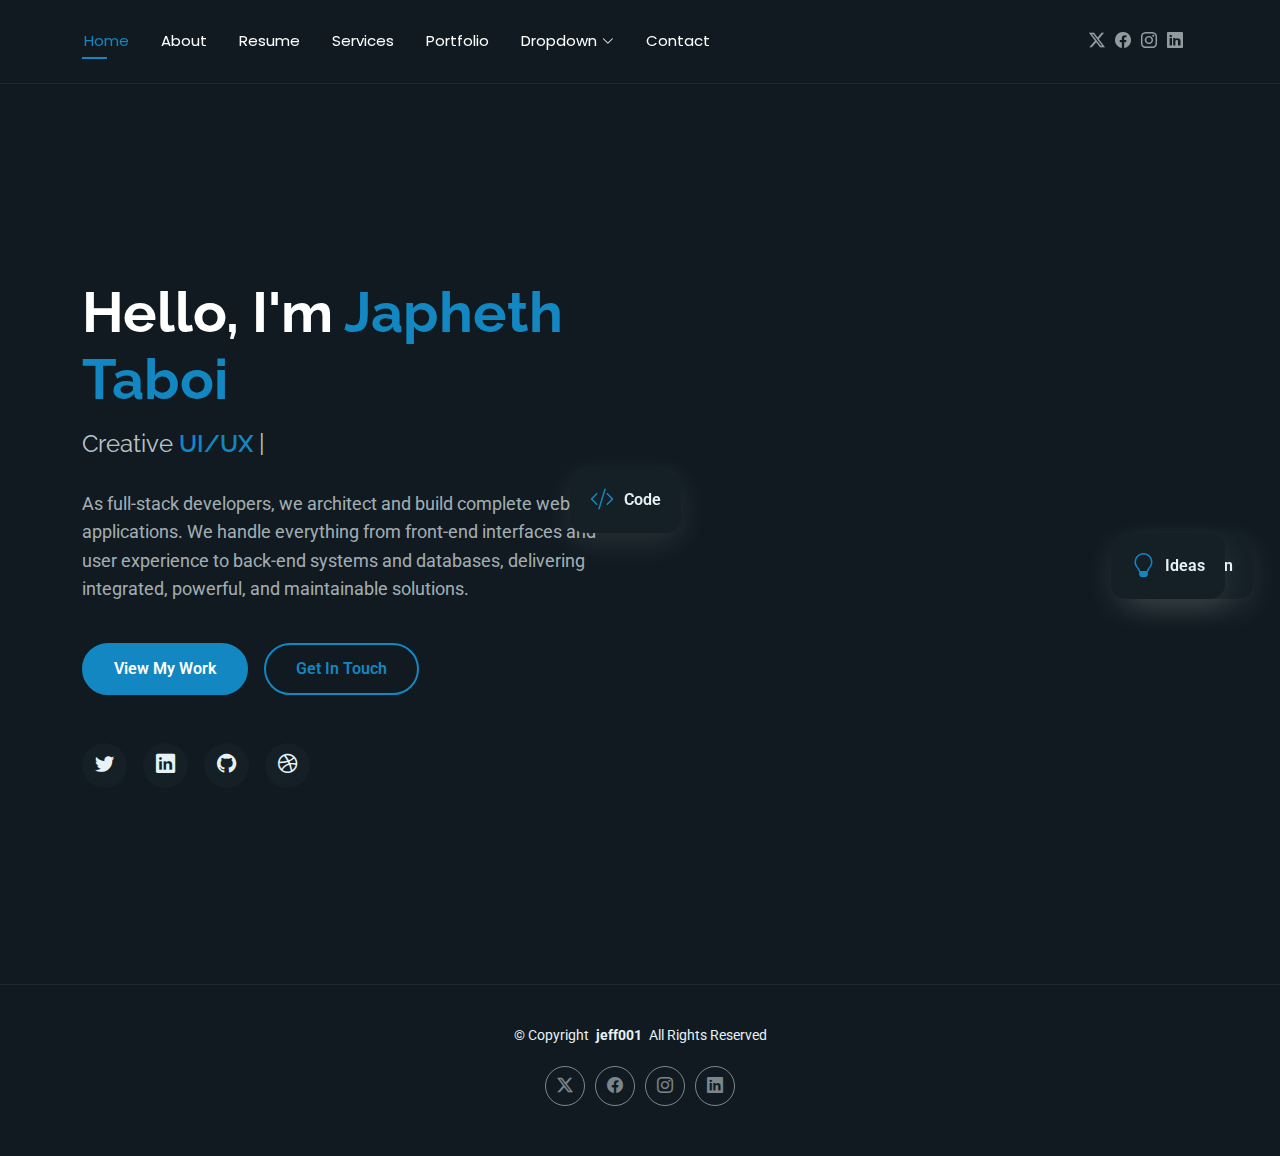
<file: FolioOne/index.html>
<!DOCTYPE html>
<html lang="en">

<head>
  <meta charset="utf-8">
  <meta content="width=device-width, initial-scale=1.0" name="viewport">
  <title>Index - FolioOne Bootstrap Template</title>
  <meta name="description" content="">
  <meta name="keywords" content="">

  <!-- Favicons -->
  <link href="assets/img/favicon.png" rel="icon">
  <link href="assets/img/apple-touch-icon.png" rel="apple-touch-icon">

  <!-- Fonts -->
  <link href="https://fonts.googleapis.com" rel="preconnect">
  <link href="https://fonts.gstatic.com" rel="preconnect" crossorigin>
  <link href="https://fonts.googleapis.com/css2?family=Roboto:ital,wght@0,100;0,300;0,400;0,500;0,700;0,900;1,100;1,300;1,400;1,500;1,700;1,900&family=Poppins:ital,wght@0,100;0,200;0,300;0,400;0,500;0,600;0,700;0,800;0,900;1,100;1,200;1,300;1,400;1,500;1,600;1,700;1,800;1,900&family=Raleway:ital,wght@0,100;0,200;0,300;0,400;0,500;0,600;0,700;0,800;0,900;1,100;1,200;1,300;1,400;1,500;1,600;1,700;1,800;1,900&display=swap" rel="stylesheet">

  <!-- Vendor CSS Files -->
  <link href="assets/vendor/bootstrap/css/bootstrap.min.css" rel="stylesheet">
  <link href="assets/vendor/bootstrap-icons/bootstrap-icons.css" rel="stylesheet">
  <link href="assets/vendor/aos/aos.css" rel="stylesheet">
  <link href="assets/vendor/swiper/swiper-bundle.min.css" rel="stylesheet">
  <link href="assets/vendor/glightbox/css/glightbox.min.css" rel="stylesheet">

  <!-- Main CSS File -->
  <link href="assets/css/main.css" rel="stylesheet">

</head>

<body class="index-page">

  <header id="header" class="header d-flex align-items-center light-background sticky-top">
    <div class="container position-relative d-flex align-items-center justify-content-between">

      <nav id="navmenu" class="navmenu">
        <ul>
          <li><a href="index.html" class="active">Home</a></li>
          <li><a href="about.html">About</a></li>
          <li><a href="resume.html">Resume</a></li>
          <li><a href="services.html">Services</a></li>
          <li><a href="portfolio.html">Portfolio</a></li>
          <li class="dropdown"><a href="#"><span>Dropdown</span> <i class="bi bi-chevron-down toggle-dropdown"></i></a>
            <ul>
              <li><a href="#">Dropdown 1</a></li>
              <li class="dropdown"><a href="#"><span>Deep Dropdown</span> <i class="bi bi-chevron-down toggle-dropdown"></i></a>
                <ul>
                  <li><a href="#">Deep Dropdown 1</a></li>
                  <li><a href="#">Deep Dropdown 2</a></li>
                  <li><a href="#">Deep Dropdown 3</a></li>
                  <li><a href="#">Deep Dropdown 4</a></li>
                  <li><a href="#">Deep Dropdown 5</a></li>
                </ul>
              </li>
              <li><a href="#">Dropdown 2</a></li>
              <li><a href="#">Dropdown 3</a></li>
              <li><a href="#">Dropdown 4</a></li>
            </ul>
          </li>
          <li><a href="contact.html">Contact</a></li>
        </ul>
        <i class="mobile-nav-toggle d-xl-none bi bi-list"></i>
      </nav>

      <div class="header-social-links">
        <a href="#" class="twitter"><i class="bi bi-twitter-x"></i></a>
        <a href="#" class="facebook"><i class="bi bi-facebook"></i></a>
        <a href="#" class="instagram"><i class="bi bi-instagram"></i></a>
        <a href="#" class="linkedin"><i class="bi bi-linkedin"></i></a>
      </div>

    </div>
  </header>

  <main class="main">

    <!-- Hero Section -->
    <section id="hero" class="hero section">

      <div class="container" data-aos="fade-up" data-aos-delay="100">

        <div class="row gy-4 align-items-center">
          <div class="col-lg-6 order-2 order-lg-1">
            <div class="hero-content">
              <h1 data-aos="fade-up" data-aos-delay="200">Hello, I'm <span class="highlight">Japheth Taboi</span></h1>
              <h2 data-aos="fade-up" data-aos-delay="300">Creative <span class="typed" data-typed-items="UI/UX Designer, Web Developer, Full-Stack developer"></span></h2>
              <p data-aos="fade-up" data-aos-delay="400">As full-stack developers, we architect and build complete web applications. We handle everything from front-end interfaces and user experience to back-end systems and databases, delivering integrated, powerful, and maintainable solutions.</p>
              <div class="hero-actions" data-aos="fade-up" data-aos-delay="500">
                <a href="portfolio.html" class="btn btn-primary">View My Work</a>
                <a href="contact.html" class="btn btn-outline">Get In Touch</a>
              </div>
              <div class="social-links" data-aos="fade-up" data-aos-delay="600">
                <a href="#"><i class="bi bi-twitter"></i></a>
                <a href="#"><i class="bi bi-linkedin"></i></a>
                <a href="#"><i class="bi bi-github"></i></a>
                <a href="#"><i class="bi bi-dribbble"></i></a>
              </div>
            </div>
          </div>
          <div class="col-lg-6 order-1 order-lg-2">
            <div class="hero-image" data-aos="zoom-in" data-aos-delay="300">
                <div class="floating-elements">
                  <div class="floating-card design" data-aos="fade-left" data-aos-delay="700">
                    <i class="bi bi-palette"></i>
                    <span>Design</span>
                  </div>
                  <div class="floating-card code" data-aos="fade-centre" data-aos-delay="450">
                    <i class="bi bi-code-slash"></i>
                    <span>Code</span>
                  </div>
                  <div class="floating-card creativity" data-aos="fade-up" data-aos-delay="650">
                    <i class="bi bi-lightbulb"></i>
                    <span>Ideas</span>
                  </div>
                </div>
              </div>
            </div>
          </div>
        </div>

      </div>

    </section><!-- /Hero Section -->

  </main>

  <footer id="footer" class="footer">

    <div class="container">
      <div class="copyright text-center ">
        <p>© <span>Copyright</span> <strong class="px-1 sitename">jeff001</strong> <span>All Rights Reserved<br></span></p>
      </div>
      <div class="social-links d-flex justify-content-center">
        <a href=""><i class="bi bi-twitter-x"></i></a>
        <a href=""><i class="bi bi-facebook"></i></a>
        <a href=""><i class="bi bi-instagram"></i></a>
        <a href=""><i class="bi bi-linkedin"></i></a>
      </div>
      <div class="credits">
        
      </div>
    </div>

  </footer>

  <!-- Scroll Top -->
  <a href="#" id="scroll-top" class="scroll-top d-flex align-items-center justify-content-center"><i class="bi bi-arrow-up-short"></i></a>

  <!-- Preloader -->
  <div id="preloader"></div>

  <!-- Vendor JS Files -->
  <script src="assets/vendor/bootstrap/js/bootstrap.bundle.min.js"></script>
  <script src="assets/vendor/php-email-form/validate.js"></script>
  <script src="assets/vendor/aos/aos.js"></script>
  <script src="assets/vendor/typed.js/typed.umd.js"></script>
  <script src="assets/vendor/waypoints/noframework.waypoints.js"></script>
  <script src="assets/vendor/purecounter/purecounter_vanilla.js"></script>
  <script src="assets/vendor/swiper/swiper-bundle.min.js"></script>
  <script src="assets/vendor/imagesloaded/imagesloaded.pkgd.min.js"></script>
  <script src="assets/vendor/isotope-layout/isotope.pkgd.min.js"></script>
  <script src="assets/vendor/glightbox/js/glightbox.min.js"></script>

  <!-- Main JS File -->
  <script src="assets/js/main.js"></script>

</body>

</html>
</file>
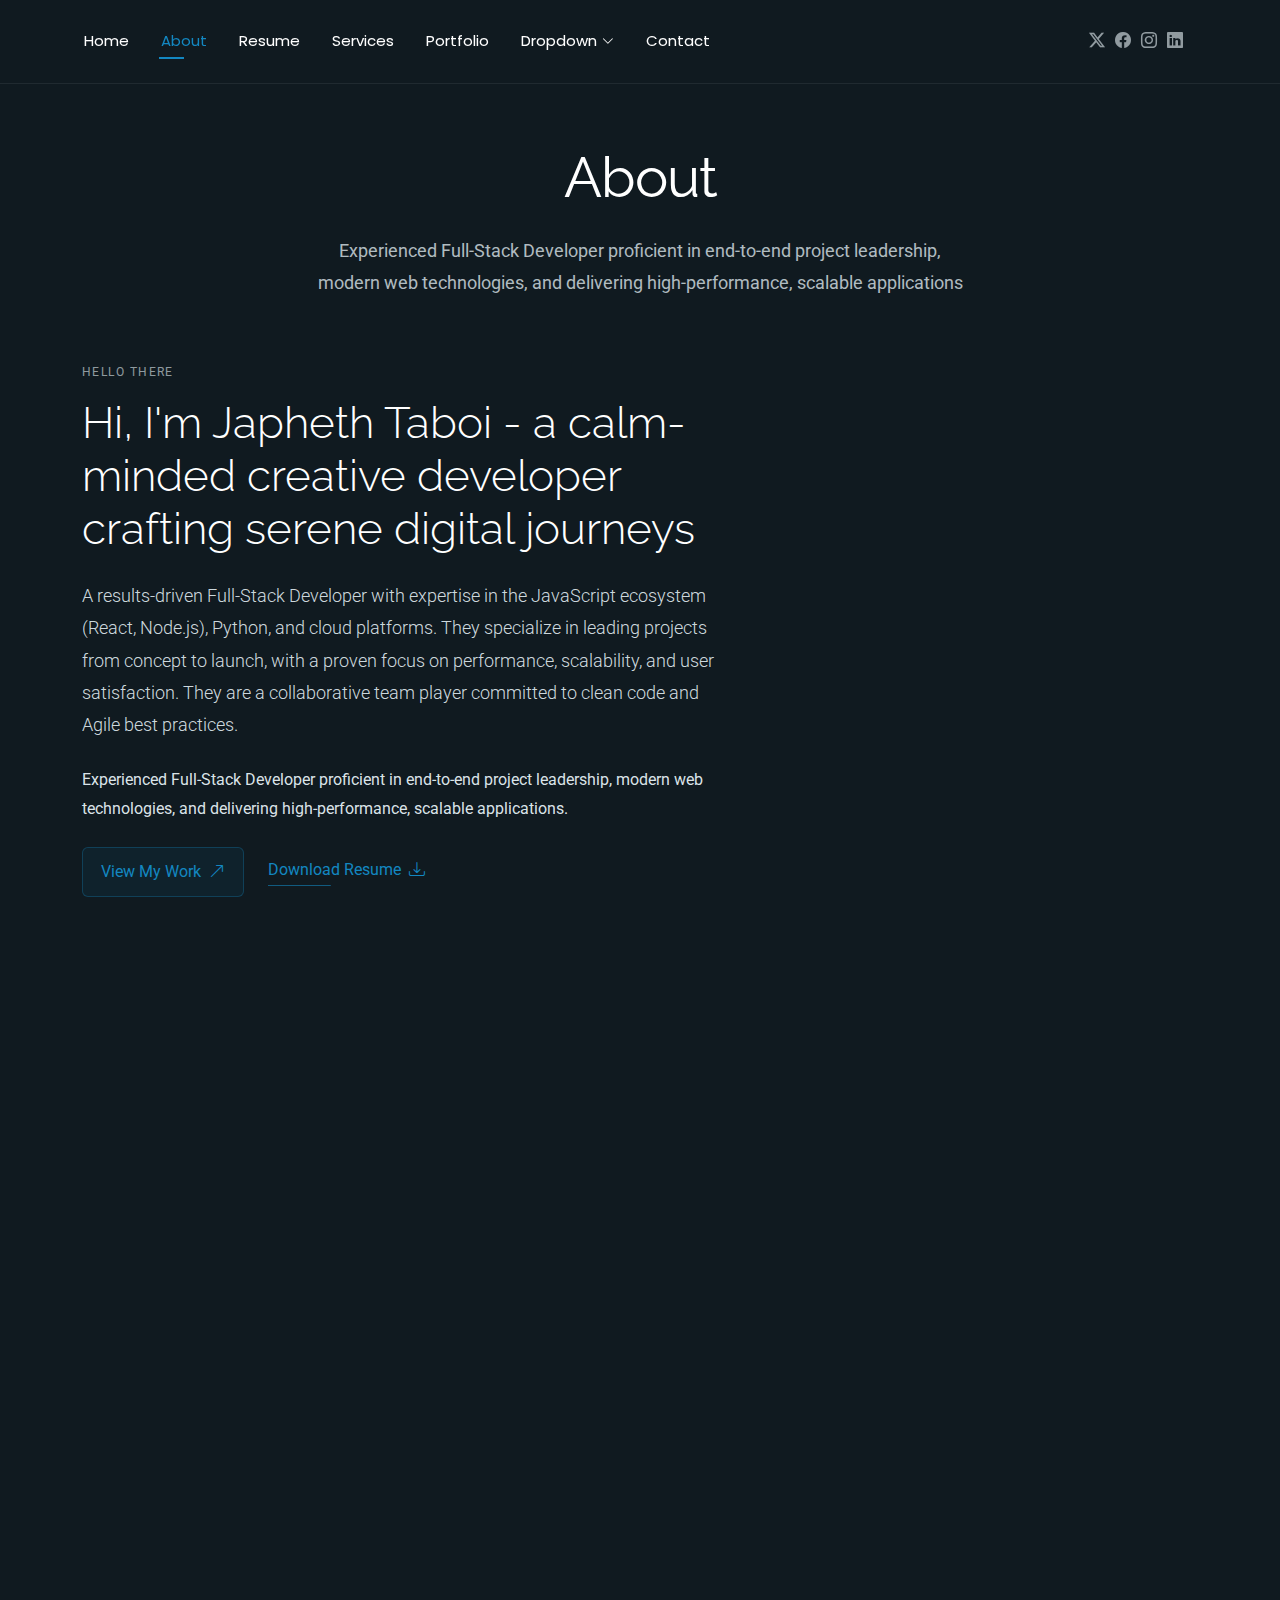
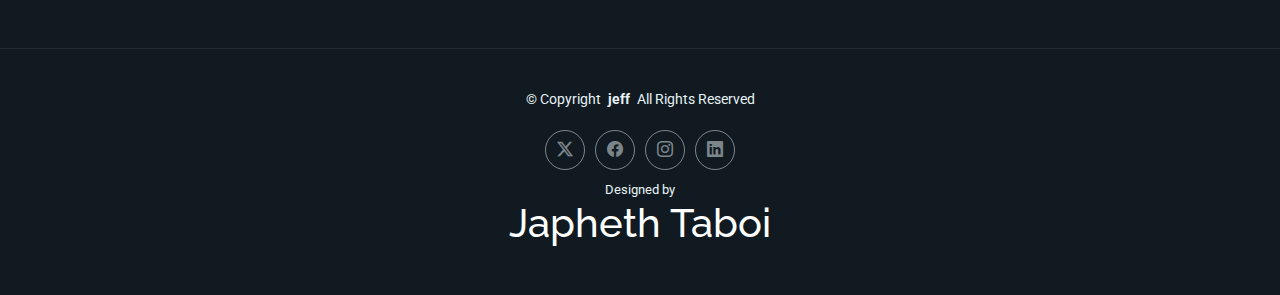
<file: FolioOne/about.html>
<!DOCTYPE html>
<html lang="en">

<head>
  <meta charset="utf-8">
  <meta content="width=device-width, initial-scale=1.0" name="viewport">
  <title>About - FolioOne Bootstrap Template</title>
  <meta name="description" content="">
  <meta name="keywords" content="">

  <!-- Favicons -->
  <link href="assets/img/favicon.png" rel="icon">
  <link href="assets/img/apple-touch-icon.png" rel="apple-touch-icon">

  <!-- Fonts -->
  <link href="https://fonts.googleapis.com" rel="preconnect">
  <link href="https://fonts.gstatic.com" rel="preconnect" crossorigin>
  <link href="https://fonts.googleapis.com/css2?family=Roboto:ital,wght@0,100;0,300;0,400;0,500;0,700;0,900;1,100;1,300;1,400;1,500;1,700;1,900&family=Poppins:ital,wght@0,100;0,200;0,300;0,400;0,500;0,600;0,700;0,800;0,900;1,100;1,200;1,300;1,400;1,500;1,600;1,700;1,800;1,900&family=Raleway:ital,wght@0,100;0,200;0,300;0,400;0,500;0,600;0,700;0,800;0,900;1,100;1,200;1,300;1,400;1,500;1,600;1,700;1,800;1,900&display=swap" rel="stylesheet">

  <!-- Vendor CSS Files -->
  <link href="assets/vendor/bootstrap/css/bootstrap.min.css" rel="stylesheet">
  <link href="assets/vendor/bootstrap-icons/bootstrap-icons.css" rel="stylesheet">
  <link href="assets/vendor/aos/aos.css" rel="stylesheet">
  <link href="assets/vendor/swiper/swiper-bundle.min.css" rel="stylesheet">
  <link href="assets/vendor/glightbox/css/glightbox.min.css" rel="stylesheet">

  <!-- Main CSS File -->
  <link href="assets/css/main.css" rel="stylesheet">

</head>

<body class="about-page">

  <header id="header" class="header d-flex align-items-center light-background sticky-top">
    <div class="container position-relative d-flex align-items-center justify-content-between">

           <nav id="navmenu" class="navmenu">
        <ul>
          <li><a href="index.html">Home</a></li>
          <li><a href="about.html" class="active">About</a></li>
          <li><a href="resume.html">Resume</a></li>
          <li><a href="services.html">Services</a></li>
          <li><a href="portfolio.html">Portfolio</a></li>
          <li class="dropdown"><a href="#"><span>Dropdown</span> <i class="bi bi-chevron-down toggle-dropdown"></i></a>
            <ul>
              <li><a href="#">Dropdown 1</a></li>
              <li class="dropdown"><a href="#"><span>Deep Dropdown</span> <i class="bi bi-chevron-down toggle-dropdown"></i></a>
                <ul>
                  <li><a href="#">Deep Dropdown 1</a></li>
                  <li><a href="#">Deep Dropdown 2</a></li>
                  <li><a href="#">Deep Dropdown 3</a></li>
                  <li><a href="#">Deep Dropdown 4</a></li>
                  <li><a href="#">Deep Dropdown 5</a></li>
                </ul>
              </li>
              <li><a href="#">Dropdown 2</a></li>
              <li><a href="#">Dropdown 3</a></li>
              <li><a href="#">Dropdown 4</a></li>
            </ul>
          </li>
          <li><a href="contact.html">Contact</a></li>
        </ul>
        <i class="mobile-nav-toggle d-xl-none bi bi-list"></i>
      </nav>

      <div class="header-social-links">
        <a href="#" class="twitter"><i class="bi bi-twitter-x"></i></a>
        <a href="#" class="facebook"><i class="bi bi-facebook"></i></a>
        <a href="#" class="instagram"><i class="bi bi-instagram"></i></a>
        <a href="#" class="linkedin"><i class="bi bi-linkedin"></i></a>
      </div>

    </div>
  </header>

  <main class="main">

    <!-- About Section -->
    <section id="about" class="about section">

      <!-- Section Title -->
      <div class="container section-title" data-aos="fade-up">
        <h2>About</h2>
        <p>Experienced Full-Stack Developer proficient in end-to-end project leadership, modern web technologies, and delivering high-performance, scalable applications</p>
      </div><!-- End Section Title -->

      <div class="container" data-aos="fade-up" data-aos-delay="100">

        <!-- Intro + Photo -->
        <div class="row align-items-center justify-content-between gy-5 mb-5">
          <div class="col-lg-7" data-aos="fade-right" data-aos-delay="150">
            <div class="intro-content">
              <span class="eyebrow">Hello there</span>
              <h2 class="headline">Hi, I'm Japheth Taboi - a calm-minded creative developer crafting serene digital journeys</h2>
              <p class="lead">
                A results-driven Full-Stack Developer with expertise in the JavaScript ecosystem (React, Node.js), Python, and cloud platforms. They specialize in leading projects from concept to launch, with a proven focus on performance, scalability, and user satisfaction. They are a collaborative team player committed to clean code and Agile best practices.</p>
              <p>Experienced Full-Stack Developer proficient in end-to-end project leadership, modern web technologies, and delivering high-performance, scalable applications.</p>

              <div class="cta-group">
                <a href="#portfolio" class="btn-ghost">
                  View My Work <i class="bi bi-arrow-up-right"></i>
                </a>
                <a href="#" class="link-underline">
                  Download Resume <i class="bi bi-download"></i>
                </a>
              </div>
            </div>
          </div>
          
        <!-- Skills Grid -->
        <div class="mb-5">
          <div class="row g-4">
            <div class="col-6 col-md-4 col-lg-3" data-aos="fade-up" data-aos-delay="120">
              <div class="skill-item">
                <i class="bi bi-layout-text-window"></i>
                <h3>UI/UX</h3>
                <p>I don't just design screens; I design understanding. I create digital environments where users don't have to think—they simply do.</p>
              </div>
            </div>
            <div class="col-6 col-md-4 col-lg-3" data-aos="fade-up" data-aos-delay="180">
              <div class="skill-item">
                <i class="bi bi-code-slash"></i>
                <h3>React.js</h3>
                <p>I use React.js to transform complex requirements into elegant, functional, and future-proof solutions. I build with a foundation of clean code and modern best practices to create applications that are both powerful and a pleasure to use.</p>
              </div>
            </div>
            <div class="col-6 col-md-4 col-lg-3" data-aos="fade-up" data-aos-delay="240">
              <div class="skill-item">
                <i class="bi bi-code-slash" style="color: #68a063;"></i>
                <h3>Full-Stack JavaScript</h3>
                <p>Unifying the development stack with JavaScript from browser to server, streamlining development and enabling code-sharing for greater efficiency.</p> 
              </div>
            </div>
            <div class="col-6 col-md-4 col-lg-3" data-aos="fade-up" data-aos-delay="300">
              <div class="skill-item">
                <i class="bi bi-cloud-upload"></i>
                <h3>Cloud Deployment</h3>
                <p>I leverage cloud platforms to deploy scalable and resilient applications, ensuring optimal performance and availability for users worldwide.</p>
            </div>
          </div>
        </div>
        <!-- End Skills Grid -->

        <!-- Journey Timeline -->
        <div class="mb-5">
          <div class="row g-4">
            <div class="col-md-6 col-lg-3" data-aos="fade-up" data-aos-delay="120">
              <article class="timeline-item">
                <span class="dot"></span>
                <time>2020</time>
                <h4>Full-Stack</h4>
                <p>We engineer seamless integrations and intuitive user interfaces that drive engagement.</p>
              </article>
            </div>
            <div class="col-md-6 col-lg-3" data-aos="fade-up" data-aos-delay="180">
              <article class="timeline-item">
                <span class="dot"></span>
                <time>2022</time>
                <h4>Freelance Start</h4>
                <p>We architect secure and scalable systems with meticulously designed data structures.</p>
              </article>
            </div>
            <div class="col-md-6 col-lg-3" data-aos="fade-up" data-aos-delay="240">
              <article class="timeline-item">
                <span class="dot"></span>
                <time>2024</time>
                <h4>Joined Creative Studio</h4>
                <p>Engineering adaptive systems designed for growth and continuous innovation.</p>
              </article>
            </div>
            <div class="col-md-6 col-lg-3" data-aos="fade-up" data-aos-delay="300">
              <article class="timeline-item">
                <span class="dot"></span>
                <time>2024</time>
                <h4>Lead Frontend</h4>
                <p>We deploy enterprise-grade solutions built on proven, scalable technologies.</p>
              </article>
            </div>
          </div>
        </div>
        <!-- End Journey Timeline -->

        <!-- Quote -->
        <blockquote class="personal-quote text-center mb-5" data-aos="fade-down" data-aos-delay="200">
          <p>"Building clean and meaningful experiences through thoughtful code and quiet design."</p>
        </blockquote>
        <!-- End Quote -->

        <!-- Fun Facts -->
        <div class="row g-3 justify-content-center">
          <div class="col-6 col-md-3 col-lg-2" data-aos="zoom-in" data-aos-delay="120">
            <div class="fact-pill">
              <i class="bi bi-magic"></i>
              <span>Minimalism</span>
            </div>
          </div>
          <div class="col-6 col-md-3 col-lg-2" data-aos="zoom-in" data-aos-delay="160">
            <div class="fact-pill">
              <i class="bi bi-headphones"></i>
              <span>Lo-fi Beats</span>
            </div>
          </div>
          <div class="col-6 col-md-3 col-lg-2" data-aos="zoom-in" data-aos-delay="200">
            <div class="fact-pill">
              <i class="bi bi-geo-alt"></i>
              <span>City Walks</span>
            </div>
          </div>
          <div class="col-6 col-md-3 col-lg-2" data-aos="zoom-in" data-aos-delay="240">
            <div class="fact-pill">
              <i class="bi bi-brush"></i>
              <span>Sketching</span>
            </div>
          </div>
        </div>
        <!-- End Fun Facts -->

      </div>

    </section><!-- /About Section -->

    <!-- Skills Section -->
    <section id="skills" class="skills section">

      <!-- Section Title -->
      <div class="container section-title" data-aos="fade-up">
        <h2>Skills</h2>
        <p>Transforming complex requirements into elegant, user-centric digital experiences through careful planning and expert execution.</p>
      </div><!-- End Section Title -->

      <div class="container" data-aos="fade-up" data-aos-delay="100">

        <div class="row g-4 skills-animation">

          <div class="col-md-6 col-lg-3" data-aos="fade-up" data-aos-delay="100">
            <div class="skill-box">
              <h3>HTML</h3>
              <p>Laying the groundwork for success by meticulously translating the initial vision into a actionable and effective strategy.</p>
              <span class="text-end d-block">90%</span>
              <div class="progress">
                <div class="progress-bar" role="progressbar" aria-valuenow="90" aria-valuemin="0" aria-valuemax="100"></div>
              </div>
            </div>
          </div>

          <div class="col-md-6 col-lg-3" data-aos="fade-up" data-aos-delay="200">
            <div class="skill-box">
              <h3>CSS</h3>
              <p>Engineering intuitive solutions for complex needs</p>
              <span class="text-end d-block">90%</span>
              <div class="progress">
                <div class="progress-bar" role="progressbar" aria-valuenow="95" aria-valuemin="0" aria-valuemax="100"></div>
              </div>
            </div>
          </div>

          <div class="col-md-6 col-lg-3" data-aos="fade-up" data-aos-delay="300">
            <div class="skill-box">
              <h3>JavaScript</h3>
              <p>Uniquely positioned to solve your most pressing digital challenges.</p>
              <span class="text-end d-block">80%</span>
              <div class="progress">
                <div class="progress-bar" role="progressbar" aria-valuenow="80" aria-valuemin="0" aria-valuemax="100"></div>
              </div>
            </div>
          </div>

          <div class="col-md-6 col-lg-3" data-aos="fade-up" data-aos-delay="400">
            <div class="skill-box">
              <h3>Photoshop</h3>
              <p>Designed for visionaries who expect their digital products to be both beautiful and high-performing.</p>
              <span class="text-end d-block">55%</span>
              <div class="progress">
                <div class="progress-bar" role="progressbar" aria-valuenow="55" aria-valuemin="0" aria-valuemax="100">
                </div>
              </div>
            </div>
          </div>

        </div>

      </div>

    </section><!-- /Skills Section -->

    <!-- Stats Section -->
    <section id="stats" class="stats section dark-background">

      <div class="container" data-aos="fade-up" data-aos-delay="100">

        <div class="row align-items-center">
          <div class="col-lg-4" data-aos="fade-up" data-aos-delay="200">
            <div class="avatars d-flex align-items-center">
              <img src="assets/img/person/person-m-2.webp" alt="Avatar 1" class="rounded-circle" loading="lazy">
              <img src="assets/img/person/person-m-3.webp" alt="Avatar 2" class="rounded-circle" loading="lazy">
              <img src="assets/img/person/person-f-5.webp" alt="Avatar 3" class="rounded-circle" loading="lazy">
              <img src="assets/img/person/person-m-5.webp" alt="Avatar 4" class="rounded-circle" loading="lazy">
            </div>
          </div>

          <div class="col-lg-8">
            <div class="row counters">
              <div class="col-md-4" data-aos="fade-up" data-aos-delay="300">
                <h2><span data-purecounter-start="0" data-purecounter-end="185" data-purecounter-duration="1" class="purecounter"></span>+</h2>
                <p>We architect and build sophisticated digital solutions</p>
              </div>

              <div class="col-md-4" data-aos="fade-up" data-aos-delay="400">
                <h2><span data-purecounter-start="0" data-purecounter-end="32" data-purecounter-duration="1" class="purecounter"></span>K</h2>
                <p>We engineer sophisticated, high-performance solutions</p>
              </div>

              <div class="col-md-4" data-aos="fade-up" data-aos-delay="500">
                <h2><span data-purecounter-start="0" data-purecounter-end="128" data-purecounter-duration="1" class="purecounter"></span>+</h2>
                <p>Focused on user-centric design and robust engineering</p>
              </div>
            </div>
          </div>
        </div>
      </div>

    </section><!-- /Stats Section -->

    <!-- Testimonials Section -->
    <section id="testimonials" class="testimonials section">

      <!-- Section Title -->
      <div class="container section-title" data-aos="fade-up">
        <h2>Testimonials</h2>
        <p>We architect robust, scalable solutions to complex technical challenges, ensuring performance and reliability from the ground up.</p>
      </div><!-- End Section Title -->

      <div class="container" data-aos="fade-up" data-aos-delay="100">

        <div class="swiper init-swiper">
          <script type="application/json" class="swiper-config">
            {
              "loop": true,
              "speed": 600,
              "autoplay": {
                "delay": 5000
              },
              "slidesPerView": "auto",
              "pagination": {
                "el": ".swiper-pagination",
                "type": "bullets",
                "clickable": true
              }
            }
          </script>
          <div class="swiper-wrapper">

            <div class="swiper-slide">
              <div class="testimonial-item">
                <div class="row gy-4 justify-content-center">
                  <div class="col-lg-6">
                    <div class="testimonial-content">
                      <p>
                        <i class="bi bi-quote quote-icon-left"></i>
                        <span>We deliver robust, user-tested code that turns your vision into a functional reality.</span>
                        <i class="bi bi-quote quote-icon-right"></i>
                      </p>
                      <h3>Saul Goodman</h3>
                      <h4>Ceo &amp; Founder</h4>
                      <div class="stars">
                        <i class="bi bi-star-fill"></i><i class="bi bi-star-fill"></i><i class="bi bi-star-fill"></i><i class="bi bi-star-fill"></i><i class="bi bi-star-fill"></i>
                      </div>
                    </div>
                  </div>
                  
                </div>
              </div>
            </div><!-- End testimonial item -->

            <div class="swiper-slide">
              <div class="testimonial-item">
                <div class="row gy-4 justify-content-center">
                  <div class="col-lg-6">
                    <div class="testimonial-content">
                      <p>
                        <i class="bi bi-quote quote-icon-left"></i>
                        <span>Through evolving challenges and complex requirements, we deliver resilient solutions and forward-thinking innovation that turns obstacles into opportunities for growth.</span>
                        <i class="bi bi-quote quote-icon-right"></i>
                      </p>
                      <h3>Sara Wilsson</h3>
                      <h4>Designer</h4>
                      <div class="stars">
                        <i class="bi bi-star-fill"></i><i class="bi bi-star-fill"></i><i class="bi bi-star-fill"></i><i class="bi bi-star-fill"></i><i class="bi bi-star-fill"></i>
                      </div>
                    </div>
                  </div>
                  <div class="col-lg-2 text-center">
                   
                  </div>
                </div>
              </div>
            </div><!-- End testimonial item -->

            <div class="swiper-slide">
              <div class="testimonial-item">
                <div class="row gy-4 justify-content-center">
                  <div class="col-lg-6">
                    <div class="testimonial-content">
                      <p>
                        <i class="bi bi-quote quote-icon-left"></i>
                        <span>We specialize in transforming complex technical challenges into efficient, scalable, and elegantly simple solutions.</span>
                        <i class="bi bi-quote quote-icon-right"></i>
                      </p>
                      <h3>Jena Karlis</h3>
                      <h4>Store Owner</h4>
                      <div class="stars">
                        <i class="bi bi-star-fill"></i><i class="bi bi-star-fill"></i><i class="bi bi-star-fill"></i><i class="bi bi-star-fill"></i><i class="bi bi-star-fill"></i>
                      </div>
                    </div>
                  </div>
                  
                </div>
              </div>
            </div><!-- End testimonial item -->

            <div class="swiper-slide">
              <div class="testimonial-item">
                <div class="row gy-4 justify-content-center">
                  <div class="col-lg-6">
                    <div class="testimonial-content">
                      <p>
                        <i class="bi bi-quote quote-icon-left"></i>
                        <span>Despite the inevitable challenges and complexities that arise in any project, our focus remains on delivering elegant and effective solutions, ensuring the final outcome is both robust and precisely aligned with your vision.</span>
                        <i class="bi bi-quote quote-icon-right"></i>
                      </p>
                      <h3>John Larson</h3>
                      <h4>Entrepreneur</h4>
                      <div class="stars">
                        <i class="bi bi-star-fill"></i><i class="bi bi-star-fill"></i><i class="bi bi-star-fill"></i><i class="bi bi-star-fill"></i><i class="bi bi-star-fill"></i>
                      </div>
                    </div>
                  </div>
                  
                </div>
              </div>
            </div><!-- End testimonial item -->

          </div>
          <div class="swiper-pagination"></div>
        </div>

      </div>

    </section><!-- /Testimonials Section -->

  </main>

  <footer id="footer" class="footer">

    <div class="container">
      <div class="copyright text-center ">
        <p>© <span>Copyright</span> <strong class="px-1 sitename">jeff</strong> <span>All Rights Reserved<br></span></p>
      </div>
      <div class="social-links d-flex justify-content-center">
        <a href=""><i class="bi bi-twitter-x"></i></a>
        <a href=""><i class="bi bi-facebook"></i></a>
        <a href=""><i class="bi bi-instagram"></i></a>
        <a href=""><i class="bi bi-linkedin"></i></a>
      </div>
      <div class="credits">
        <!-- All the links in the footer should remain intact. -->
        <!-- You can delete the links only if you've purchased the pro version. -->
        <!-- Licensing information: https://bootstrapmade.com/license/ -->
        <!-- Purchase the pro version with working PHP/AJAX contact form: [buy-url] -->
        Designed by <h1>Japheth Taboi</h1>
      </div>
    </div>

  </footer>

  <!-- Scroll Top -->
  <a href="#" id="scroll-top" class="scroll-top d-flex align-items-center justify-content-center"><i class="bi bi-arrow-up-short"></i></a>

  <!-- Preloader -->
  <div id="preloader"></div>

  <!-- Vendor JS Files -->
  <script src="assets/vendor/bootstrap/js/bootstrap.bundle.min.js"></script>
  <script src="assets/vendor/php-email-form/validate.js"></script>
  <script src="assets/vendor/aos/aos.js"></script>
  <script src="assets/vendor/typed.js/typed.umd.js"></script>
  <script src="assets/vendor/waypoints/noframework.waypoints.js"></script>
  <script src="assets/vendor/purecounter/purecounter_vanilla.js"></script>
  <script src="assets/vendor/swiper/swiper-bundle.min.js"></script>
  <script src="assets/vendor/imagesloaded/imagesloaded.pkgd.min.js"></script>
  <script src="assets/vendor/isotope-layout/isotope.pkgd.min.js"></script>
  <script src="assets/vendor/glightbox/js/glightbox.min.js"></script>

  <!-- Main JS File -->
  <script src="assets/js/main.js"></script>

</body>

</html>
</file>
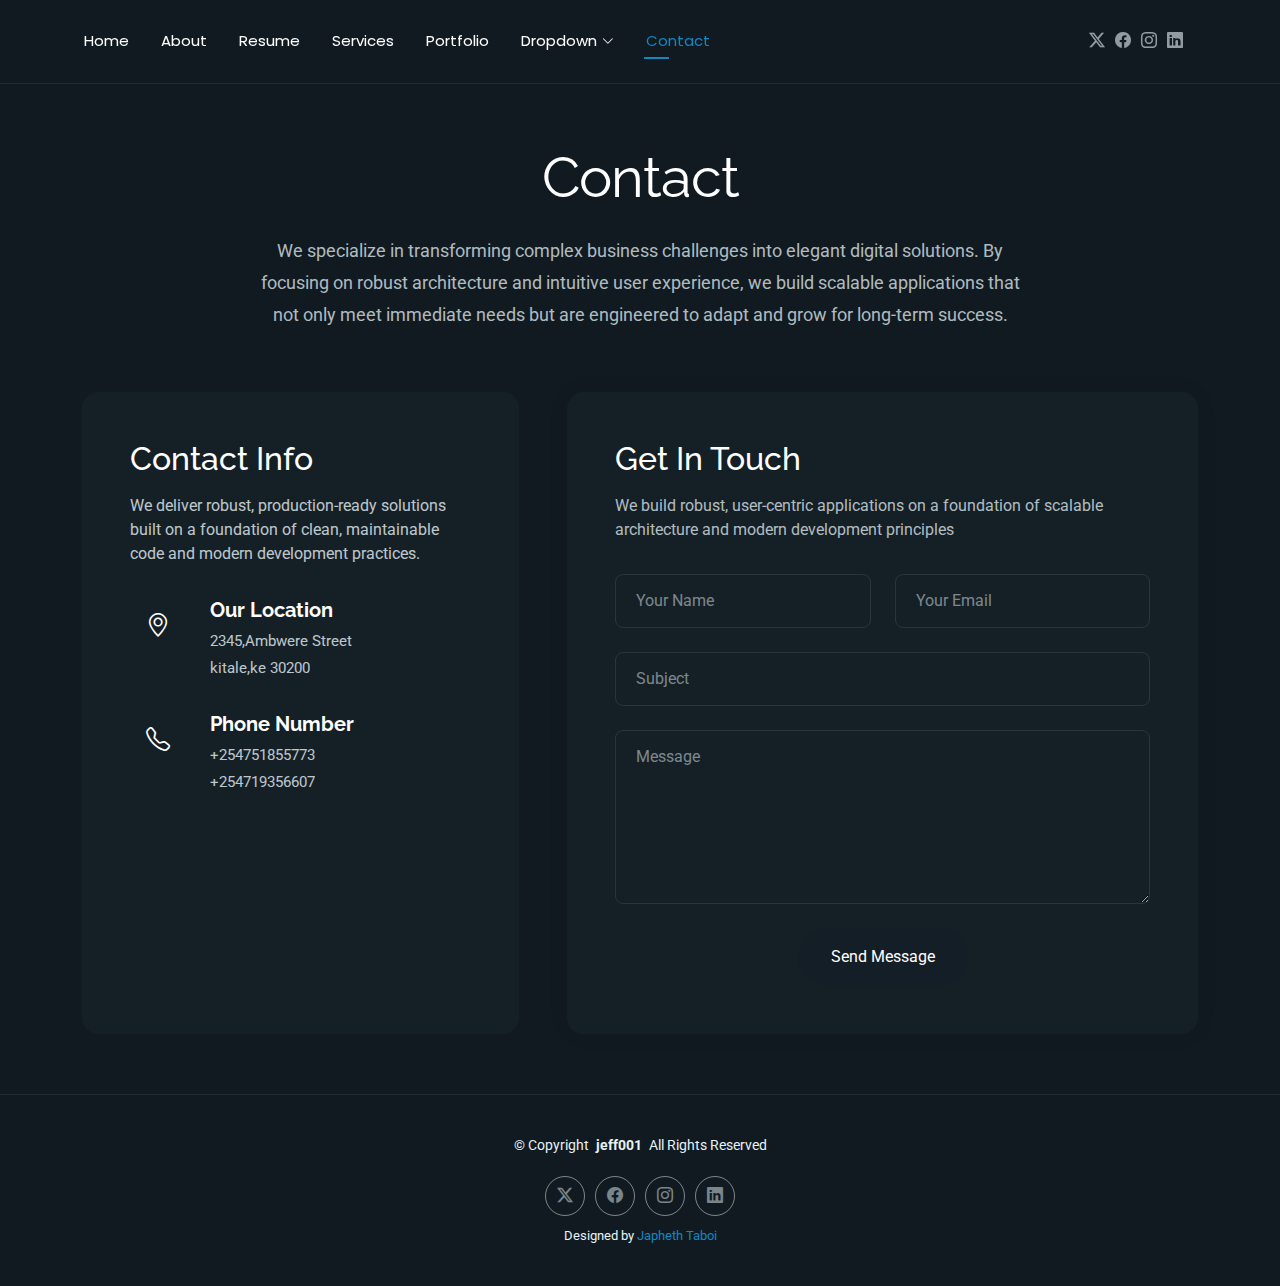
<file: FolioOne/contact.html>
<!DOCTYPE html>
<html lang="en">

<head>
  <meta charset="utf-8">
  <meta content="width=device-width, initial-scale=1.0" name="viewport">
  <title>Contact - My Portfolio</title>
  <meta name="description" content="">
  <meta name="keywords" content="">

  <!-- Favicons -->
  <link href="assets/img/favicon.png" rel="icon">
  <link href="assets/img/apple-touch-icon.png" rel="apple-touch-icon">

  <!-- Fonts -->
  <link href="https://fonts.googleapis.com" rel="preconnect">
  <link href="https://fonts.gstatic.com" rel="preconnect" crossorigin>
  <link href="https://fonts.googleapis.com/css2?family=Roboto:ital,wght@0,100;0,300;0,400;0,500;0,700;0,900;1,100;1,300;1,400;1,500;1,700;1,900&family=Poppins:ital,wght@0,100;0,200;0,300;0,400;0,500;0,600;0,700;0,800;0,900;1,100;1,200;1,300;1,400;1,500;1,600;1,700;1,800;1,900&family=Raleway:ital,wght@0,100;0,200;0,300;0,400;0,500;0,600;0,700;0,800;0,900;1,100;1,200;1,300;1,400;1,500;1,600;1,700;1,800;1,900&display=swap" rel="stylesheet">

  <!-- Vendor CSS Files -->
  <link href="assets/vendor/bootstrap/css/bootstrap.min.css" rel="stylesheet">
  <link href="assets/vendor/bootstrap-icons/bootstrap-icons.css" rel="stylesheet">
  <link href="assets/vendor/aos/aos.css" rel="stylesheet">
  <link href="assets/vendor/swiper/swiper-bundle.min.css" rel="stylesheet">
  <link href="assets/vendor/glightbox/css/glightbox.min.css" rel="stylesheet">

  <!-- Main CSS File -->
  <link href="assets/css/main.css" rel="stylesheet">


<body class="contact-page">

  <header id="header" class="header d-flex align-items-center light-background sticky-top">
    <div class="container position-relative d-flex align-items-center justify-content-between">

      <nav id="navmenu" class="navmenu">
        <ul>
          <li><a href="index.html">Home</a></li>
          <li><a href="about.html">About</a></li>
          <li><a href="resume.html">Resume</a></li>
          <li><a href="services.html">Services</a></li>
          <li><a href="portfolio.html">Portfolio</a></li>
          <li class="dropdown"><a href="#"><span>Dropdown</span> <i class="bi bi-chevron-down toggle-dropdown"></i></a>
            <ul>
              <li><a href="#">Dropdown 1</a></li>
              <li class="dropdown"><a href="#"><span>Deep Dropdown</span> <i class="bi bi-chevron-down toggle-dropdown"></i></a>
                <ul>
                  <li><a href="#">Deep Dropdown 1</a></li>
                  <li><a href="#">Deep Dropdown 2</a></li>
                  <li><a href="#">Deep Dropdown 3</a></li>
                  <li><a href="#">Deep Dropdown 4</a></li>
                  <li><a href="#">Deep Dropdown 5</a></li>
                </ul>
              </li>
              <li><a href="#">Dropdown 2</a></li>
              <li><a href="#">Dropdown 3</a></li>
              <li><a href="#">Dropdown 4</a></li>
            </ul>
          </li>
          <li><a href="contact.html" class="active">Contact</a></li>
        </ul>
        <i class="mobile-nav-toggle d-xl-none bi bi-list"></i>
      </nav>

      <div class="header-social-links">
        <a href="#" class="twitter"><i class="bi bi-twitter-x"></i></a>
        <a href="#" class="facebook"><i class="bi bi-facebook"></i></a>
        <a href="#" class="instagram"><i class="bi bi-instagram"></i></a>
        <a href="#" class="linkedin"><i class="bi bi-linkedin"></i></a>
      </div>

    </div>
  </header>

  <main class="main">

    <!-- Contact Section -->
    <section id="contact" class="contact section">

      <!-- Section Title -->
      <div class="container section-title" data-aos="fade-up">
        <h2>Contact</h2>
        <p>We specialize in transforming complex business challenges into elegant digital solutions. By focusing on robust architecture and intuitive user experience, we build scalable applications that not only meet immediate needs but are engineered to adapt and grow for long-term success.</p>
      </div><!-- End Section Title -->

      <div class="container" data-aos="fade-up" data-aos-delay="100">

        <div class="row g-4 g-lg-5">
          <div class="col-lg-5">
            <div class="info-box" data-aos="fade-up" data-aos-delay="200">
              <h3>Contact Info</h3>
              <p>We deliver robust, production-ready solutions built on a foundation of clean, maintainable code and modern development practices.</p>

              <div class="info-item" data-aos="fade-up" data-aos-delay="300">
                <div class="icon-box">
                  <i class="bi bi-geo-alt"></i>
                </div>
                <div class="content">
                  <h4>Our Location</h4>
                  <p>2345,Ambwere Street</p>
                  <p>kitale,ke 30200</p>
                </div>
              </div>

              <div class="info-item" data-aos="fade-up" data-aos-delay="400">
                <div class="icon-box">
                  <i class="bi bi-telephone"></i>
                </div>
                <div class="content">
                  <h4>Phone Number</h4>
                  <p>+254751855773</p>
                  <p>+254719356607</p>
                </div>
              </div>

              <div class="info-item" data-aos="fade-up" data-aos-delay="500">
                <div class="icon-box">
                  <i class="bi bi-envelope"></i>
                </div>
                <div class="content">
                  <h4>Email Address</h4>
                  <p>japhethtaboi2@gmail.com</p>
                  <p>christianjapheth8@gmail.com</p>
                </div>
              </div>
            </div>
          </div>

          <div class="col-lg-7">
            <div class="contact-form" data-aos="fade-up" data-aos-delay="300">
              <h3>Get In Touch</h3>
              <p>We build robust, user-centric applications on a foundation of scalable architecture and modern development principles</p>

              <form action="forms/contact.php" method="post" class="php-email-form" data-aos="fade-up" data-aos-delay="200">
                <div class="row gy-4">

                  <div class="col-md-6">
                    <input type="text" name="name" class="form-control" placeholder="Your Name" required="">
                  </div>

                  <div class="col-md-6 ">
                    <input type="email" class="form-control" name="email" placeholder="Your Email" required="">
                  </div>

                  <div class="col-12">
                    <input type="text" class="form-control" name="subject" placeholder="Subject" required="">
                  </div>

                  <div class="col-12">
                    <textarea class="form-control" name="message" rows="6" placeholder="Message" required=""></textarea>
                  </div>

                  <div class="col-12 text-center">
                    <div class="loading">Loading</div>
                    <div class="error-message"></div>
                    <div class="sent-message">Your message has been sent. Thank you!</div>

                    <button type="submit" class="btn">Send Message</button>
                  </div>

                </div>
              </form>

            </div>
          </div>

        </div>

      </div>

    </section><!-- /Contact Section -->

  </main>

  <footer id="footer" class="footer">

    <div class="container">
      <div class="copyright text-center ">
        <p>© <span>Copyright</span> <strong class="px-1 sitename">jeff001</strong> <span>All Rights Reserved<br></span></p>
      </div>
      <div class="social-links d-flex justify-content-center">
        <a href=""><i class="bi bi-twitter-x"></i></a>
        <a href=""><i class="bi bi-facebook"></i></a>
        <a href=""><i class="bi bi-instagram"></i></a>
        <a href=""><i class="bi bi-linkedin"></i></a>
      </div>
      <div class="credits">
        <!-- All the links in the footer should remain intact. -->
        <!-- You can delete the links only if you've purchased the pro version. -->
        <!-- Licensing information: https://bootstrapmade.com/license/ -->
        <!-- Purchase the pro version with working PHP/AJAX contact form: [buy-url] -->
        Designed by <a href=JaphethTaboi>Japheth Taboi</a>
      </div>
    </div>

  </footer>

  <!-- Scroll Top -->
  <a href="#" id="scroll-top" class="scroll-top d-flex align-items-center justify-content-center"><i class="bi bi-arrow-up-short"></i></a>

  <!-- Preloader -->
  <div id="preloader"></div>

  <!-- Vendor JS Files -->
  <script src="assets/vendor/bootstrap/js/bootstrap.bundle.min.js"></script>
  <script src="assets/vendor/php-email-form/validate.js"></script>
  <script src="assets/vendor/aos/aos.js"></script>
  <script src="assets/vendor/typed.js/typed.umd.js"></script>
  <script src="assets/vendor/waypoints/noframework.waypoints.js"></script>
  <script src="assets/vendor/purecounter/purecounter_vanilla.js"></script>
  <script src="assets/vendor/swiper/swiper-bundle.min.js"></script>
  <script src="assets/vendor/imagesloaded/imagesloaded.pkgd.min.js"></script>
  <script src="assets/vendor/isotope-layout/isotope.pkgd.min.js"></script>
  <script src="assets/vendor/glightbox/js/glightbox.min.js"></script>

  <!-- Main JS File -->
  <script src="assets/js/main.js"></script>

</body>

</html>
</file>
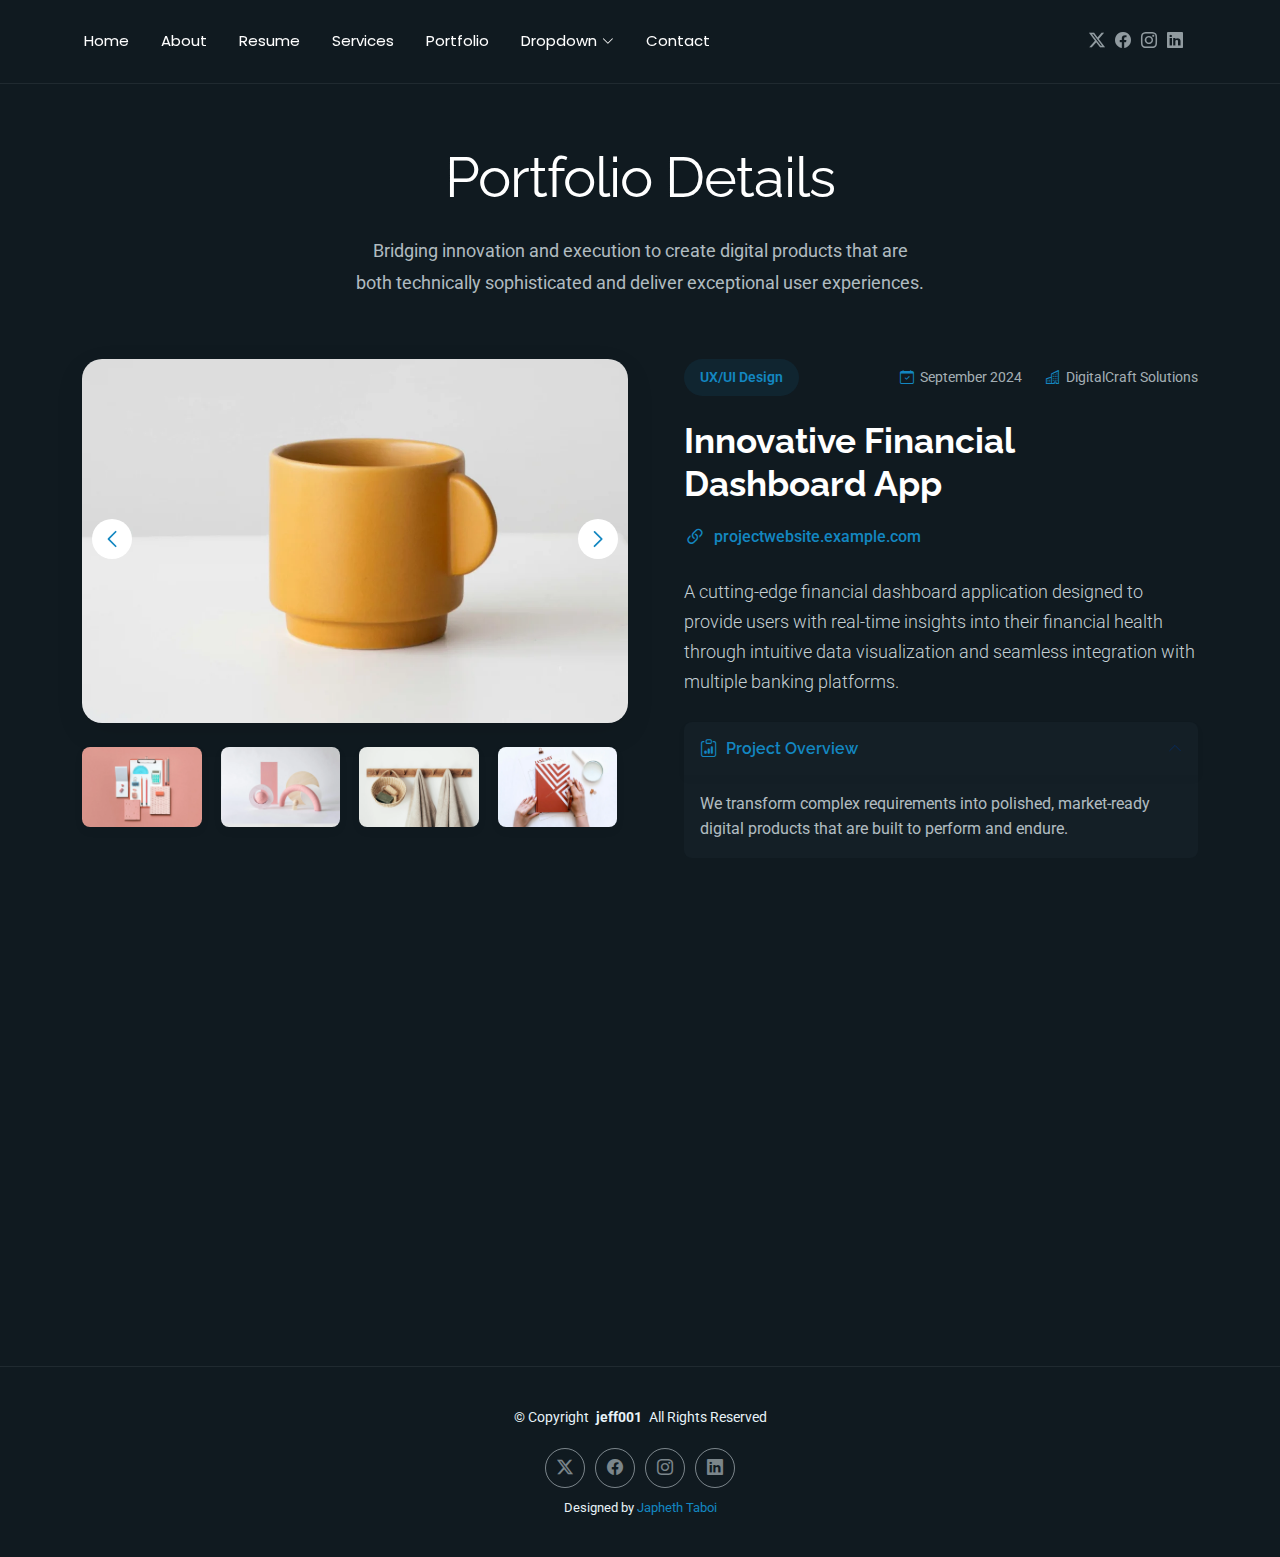
<file: FolioOne/portfolio-details.html>
<!DOCTYPE html>
<html lang="en">

<head>
  <meta charset="utf-8">
  <meta content="width=device-width, initial-scale=1.0" name="viewport">
  <title>Portfolio</title>
  <meta name="description" content="">
  <meta name="keywords" content="">

  <!-- Favicons -->
  <link href="assets/img/favicon.png" rel="icon">
  <link href="assets/img/apple-touch-icon.png" rel="apple-touch-icon">

  <!-- Fonts -->
  <link href="https://fonts.googleapis.com" rel="preconnect">
  <link href="https://fonts.gstatic.com" rel="preconnect" crossorigin>
  <link href="https://fonts.googleapis.com/css2?family=Roboto:ital,wght@0,100;0,300;0,400;0,500;0,700;0,900;1,100;1,300;1,400;1,500;1,700;1,900&family=Poppins:ital,wght@0,100;0,200;0,300;0,400;0,500;0,600;0,700;0,800;0,900;1,100;1,200;1,300;1,400;1,500;1,600;1,700;1,800;1,900&family=Raleway:ital,wght@0,100;0,200;0,300;0,400;0,500;0,600;0,700;0,800;0,900;1,100;1,200;1,300;1,400;1,500;1,600;1,700;1,800;1,900&display=swap" rel="stylesheet">

  <!-- Vendor CSS Files -->
  <link href="assets/vendor/bootstrap/css/bootstrap.min.css" rel="stylesheet">
  <link href="assets/vendor/bootstrap-icons/bootstrap-icons.css" rel="stylesheet">
  <link href="assets/vendor/aos/aos.css" rel="stylesheet">
  <link href="assets/vendor/swiper/swiper-bundle.min.css" rel="stylesheet">
  <link href="assets/vendor/glightbox/css/glightbox.min.css" rel="stylesheet">

  <!-- Main CSS File -->
  <link href="assets/css/main.css" rel="stylesheet">

</head>

<body class="portfolio-details-page">

  <header id="header" class="header d-flex align-items-center light-background sticky-top">
    <div class="container position-relative d-flex align-items-center justify-content-between">

      

      <nav id="navmenu" class="navmenu">
        <ul>
          <li><a href="index.html">Home</a></li>
          <li><a href="about.html">About</a></li>
          <li><a href="resume.html">Resume</a></li>
          <li><a href="services.html">Services</a></li>
          <li><a href="portfolio.html">Portfolio</a></li>
          <li class="dropdown"><a href="#"><span>Dropdown</span> <i class="bi bi-chevron-down toggle-dropdown"></i></a>
            <ul>
              <li><a href="#">Dropdown 1</a></li>
              <li class="dropdown"><a href="#"><span>Deep Dropdown</span> <i class="bi bi-chevron-down toggle-dropdown"></i></a>
                <ul>
                  <li><a href="#">Deep Dropdown 1</a></li>
                  <li><a href="#">Deep Dropdown 2</a></li>
                  <li><a href="#">Deep Dropdown 3</a></li>
                  <li><a href="#">Deep Dropdown 4</a></li>
                  <li><a href="#">Deep Dropdown 5</a></li>
                </ul>
              </li>
              <li><a href="#">Dropdown 2</a></li>
              <li><a href="#">Dropdown 3</a></li>
              <li><a href="#">Dropdown 4</a></li>
            </ul>
          </li>
          <li><a href="contact.html">Contact</a></li>
        </ul>
        <i class="mobile-nav-toggle d-xl-none bi bi-list"></i>
      </nav>

      <div class="header-social-links">
        <a href="#" class="twitter"><i class="bi bi-twitter-x"></i></a>
        <a href="#" class="facebook"><i class="bi bi-facebook"></i></a>
        <a href="#" class="instagram"><i class="bi bi-instagram"></i></a>
        <a href="#" class="linkedin"><i class="bi bi-linkedin"></i></a>
      </div>

    </div>
  </header>

  <main class="main">

    <!-- Portfolio Details Section -->
    <section id="portfolio-details" class="portfolio-details section">

      <!-- Section Title -->
      <div class="container section-title" data-aos="fade-up">
        <h2>Portfolio Details</h2>
        <p>Bridging innovation and execution to create digital products that are both technically sophisticated and deliver exceptional user experiences.</p>
      </div><!-- End Section Title -->

      <div class="container" data-aos="fade-up" data-aos-delay="100">

        <div class="row gy-4">
          <div class="col-lg-6" data-aos="fade-right">
            <div class="portfolio-details-media">
              <div class="main-image">
                <div class="portfolio-details-slider swiper init-swiper" data-aos="zoom-in">
                  <script type="application/json" class="swiper-config">
                    {
                      "loop": true,
                      "speed": 1000,
                      "autoplay": {
                        "delay": 6000
                      },
                      "effect": "creative",
                      "creativeEffect": {
                        "prev": {
                          "shadow": true,
                          "translate": [0, 0, -400]
                        },
                        "next": {
                          "translate": ["100%", 0, 0]
                        }
                      },
                      "slidesPerView": 1,
                      "navigation": {
                        "nextEl": ".swiper-button-next",
                        "prevEl": ".swiper-button-prev"
                      }
                    }
                  </script>
                  <div class="swiper-wrapper">
                    <div class="swiper-slide">
                      <img src="assets/img/portfolio/portfolio-5.webp" alt="Portfolio Image" class="img-fluid">
                    </div>
                    <div class="swiper-slide">
                      <img src="assets/img/portfolio/portfolio-7.webp" alt="Portfolio Image" class="img-fluid">
                    </div>
                    <div class="swiper-slide">
                      <img src="assets/img/portfolio/portfolio-8.webp" alt="Portfolio Image" class="img-fluid">
                    </div>
                  </div>
                  <div class="swiper-button-prev"></div>
                  <div class="swiper-button-next"></div>
                </div>
              </div>

              <div class="thumbnail-grid" data-aos="fade-up" data-aos-delay="200">
                <div class="row g-2 mt-3">
                  <div class="col-3">
                    <img src="assets/img/portfolio/portfolio-4.webp" alt="Gallery Image" class="img-fluid glightbox">
                  </div>
                  <div class="col-3">
                    <img src="assets/img/portfolio/portfolio-6.webp" alt="Gallery Image" class="img-fluid glightbox">
                  </div>
                  <div class="col-3">
                    <img src="assets/img/portfolio/portfolio-11.webp" alt="Gallery Image" class="img-fluid glightbox">
                  </div>
                  <div class="col-3">
                    <img src="assets/img/portfolio/portfolio-12.webp" alt="Gallery Image" class="img-fluid glightbox">
                  </div>
                </div>
              </div>

              <div class="tech-stack-badges" data-aos="fade-up" data-aos-delay="300">
                <span>Angular</span>
                <span>Express.js</span>
                <span>PostgreSQL</span>
                <span>GraphQL</span>
                <span>Firebase</span>
              </div>
            </div>
          </div>

          <div class="col-lg-6" data-aos="fade-left">
            <div class="portfolio-details-content">
              <div class="project-meta">
                <div class="badge-wrapper">
                  <span class="project-badge">UX/UI Design</span>
                </div>
                <div class="date-client">
                  <div class="meta-item">
                    <i class="bi bi-calendar-check"></i>
                    <span>September 2024</span>
                  </div>
                  <div class="meta-item">
                    <i class="bi bi-buildings"></i>
                    <span>DigitalCraft Solutions</span>
                  </div>
                </div>
              </div>

              <h2 class="project-title">Innovative Financial Dashboard App</h2>

              <div class="project-website">
                <i class="bi bi-link-45deg"></i>
                <a href="#" target="_blank">projectwebsite.example.com</a>
              </div>

              <div class="project-overview">
                <p class="lead">
                  A cutting-edge financial dashboard application designed to provide users with real-time insights into their financial health through intuitive data visualization and seamless integration with multiple banking platforms.
                </p>

                <div class="accordion project-accordion" id="portfolio-details-projectAccordion">
                  <div class="accordion-item" data-aos="fade-up">
                    <h2 class="accordion-header">
                      <button class="accordion-button" type="button" data-bs-toggle="collapse" data-bs-target="#portfolio-details-collapse-1" aria-expanded="true" aria-controls="collapseOne">
                        <i class="bi bi-clipboard-data me-2"></i> Project Overview
                      </button>
                    </h2>
                    <div id="portfolio-details-collapse-1" class="accordion-collapse collapse show" data-bs-parent="#portfolio-details-projectAccordion">
                      <div class="accordion-body">
                        <p> We transform complex requirements into polished, market-ready digital products that are built to perform and endure.</p>
                      </div>
                    </div>
                  </div>

                  <div class="accordion-item" data-aos="fade-up" data-aos-delay="100">
                    <h2 class="accordion-header">
                      <button class="accordion-button collapsed" type="button" data-bs-toggle="collapse" data-bs-target="#portfolio-details-collapse-2" aria-expanded="false" aria-controls="collapseTwo">
                        <i class="bi bi-exclamation-diamond me-2"></i> The Challenge
                      </button>
                    </h2>
                    <div id="portfolio-details-collapse-2" class="accordion-collapse collapse" data-bs-parent="#portfolio-details-projectAccordion">
                      <div class="accordion-body">
                        <p>Our team specializes in end-to-end digital product development. We handle every aspect of the process—from initial strategy and user experience design to robust engineering, rigorous testing, and successful deployment. We are committed to delivering scalable, secure, and high-performing applications that are built to last and drive tangible business value.</p>
                      </div>
                    </div>
                  </div>

                  <div class="accordion-item" data-aos="fade-up" data-aos-delay="200">
                    <h2 class="accordion-header">
                      <button class="accordion-button collapsed" type="button" data-bs-toggle="collapse" data-bs-target="#portfolio-details-collapse-3" aria-expanded="false" aria-controls="collapseThree">
                        <i class="bi bi-award me-2"></i> The Solution
                      </button>
                    </h2>
                    <div id="portfolio-details-collapse-3" class="accordion-collapse collapse" data-bs-parent="#portfolio-details-projectAccordion">
                      <div class="accordion-body">
                        <p>We take a proactive and dedicated approach to every project. From initial concept to final delivery, our team is committed to excellence, ensuring that each solution is not only functional but also expertly crafted, reliable, and tailored to exceed our clients' specific goals and requirements.</p>
                      </div>
                    </div>
                  </div>
                </div>
              </div>

              <div class="project-features" data-aos="fade-up" data-aos-delay="300">
                <h3><i class="bi bi-stars"></i> Key Features</h3>
                <div class="row g-3">
                  <div class="col-md-6">
                    <ul class="feature-list">
                      <li><i class="bi bi-check2-circle"></i> Real-time Data Visualization</li>
                      <li><i class="bi bi-check2-circle"></i> User Role Management</li>
                      <li><i class="bi bi-check2-circle"></i> Secure Authentication</li>
                    </ul>
                  </div>
                  <div class="col-md-6">
                    <ul class="feature-list">
                      <li><i class="bi bi-check2-circle"></i> Customizable Dashboards</li>
                      <li><i class="bi bi-check2-circle"></i> Data Export Options</li>
                      <li><i class="bi bi-check2-circle"></i> Multi-device Support</li>
                    </ul>
                  </div>
                </div>
              </div>

              <div class="cta-buttons" data-aos="fade-up" data-aos-delay="400">
                <a href="#" class="btn-view-project">View Live Project</a>
                <a href="#" class="btn-next-project">Next Project <i class="bi bi-arrow-right"></i></a>
              </div>
            </div>
          </div>
        </div>

      </div>

    </section><!-- /Portfolio Details Section -->

  </main>

  <footer id="footer" class="footer">

    <div class="container">
      <div class="copyright text-center ">
        <p>© <span>Copyright</span> <strong class="px-1 sitename">jeff001</strong> <span>All Rights Reserved<br></span></p>
      </div>
      <div class="social-links d-flex justify-content-center">
        <a href=""><i class="bi bi-twitter-x"></i></a>
        <a href=""><i class="bi bi-facebook"></i></a>
        <a href=""><i class="bi bi-instagram"></i></a>
        <a href=""><i class="bi bi-linkedin"></i></a>
      </div>
      <div class="credits">
        
        Designed by <a href=Japhethtaboi>Japheth Taboi</a>
      </div>
    </div>

  </footer>

  <!-- Scroll Top -->
  <a href="#" id="scroll-top" class="scroll-top d-flex align-items-center justify-content-center"><i class="bi bi-arrow-up-short"></i></a>

  <!-- Preloader -->
  <div id="preloader"></div>

  <!-- Vendor JS Files -->
  <script src="assets/vendor/bootstrap/js/bootstrap.bundle.min.js"></script>
  <script src="assets/vendor/php-email-form/validate.js"></script>
  <script src="assets/vendor/aos/aos.js"></script>
  <script src="assets/vendor/typed.js/typed.umd.js"></script>
  <script src="assets/vendor/waypoints/noframework.waypoints.js"></script>
  <script src="assets/vendor/purecounter/purecounter_vanilla.js"></script>
  <script src="assets/vendor/swiper/swiper-bundle.min.js"></script>
  <script src="assets/vendor/imagesloaded/imagesloaded.pkgd.min.js"></script>
  <script src="assets/vendor/isotope-layout/isotope.pkgd.min.js"></script>
  <script src="assets/vendor/glightbox/js/glightbox.min.js"></script>

  <!-- Main JS File -->
  <script src="assets/js/main.js"></script>

</body>

</html>
</file>
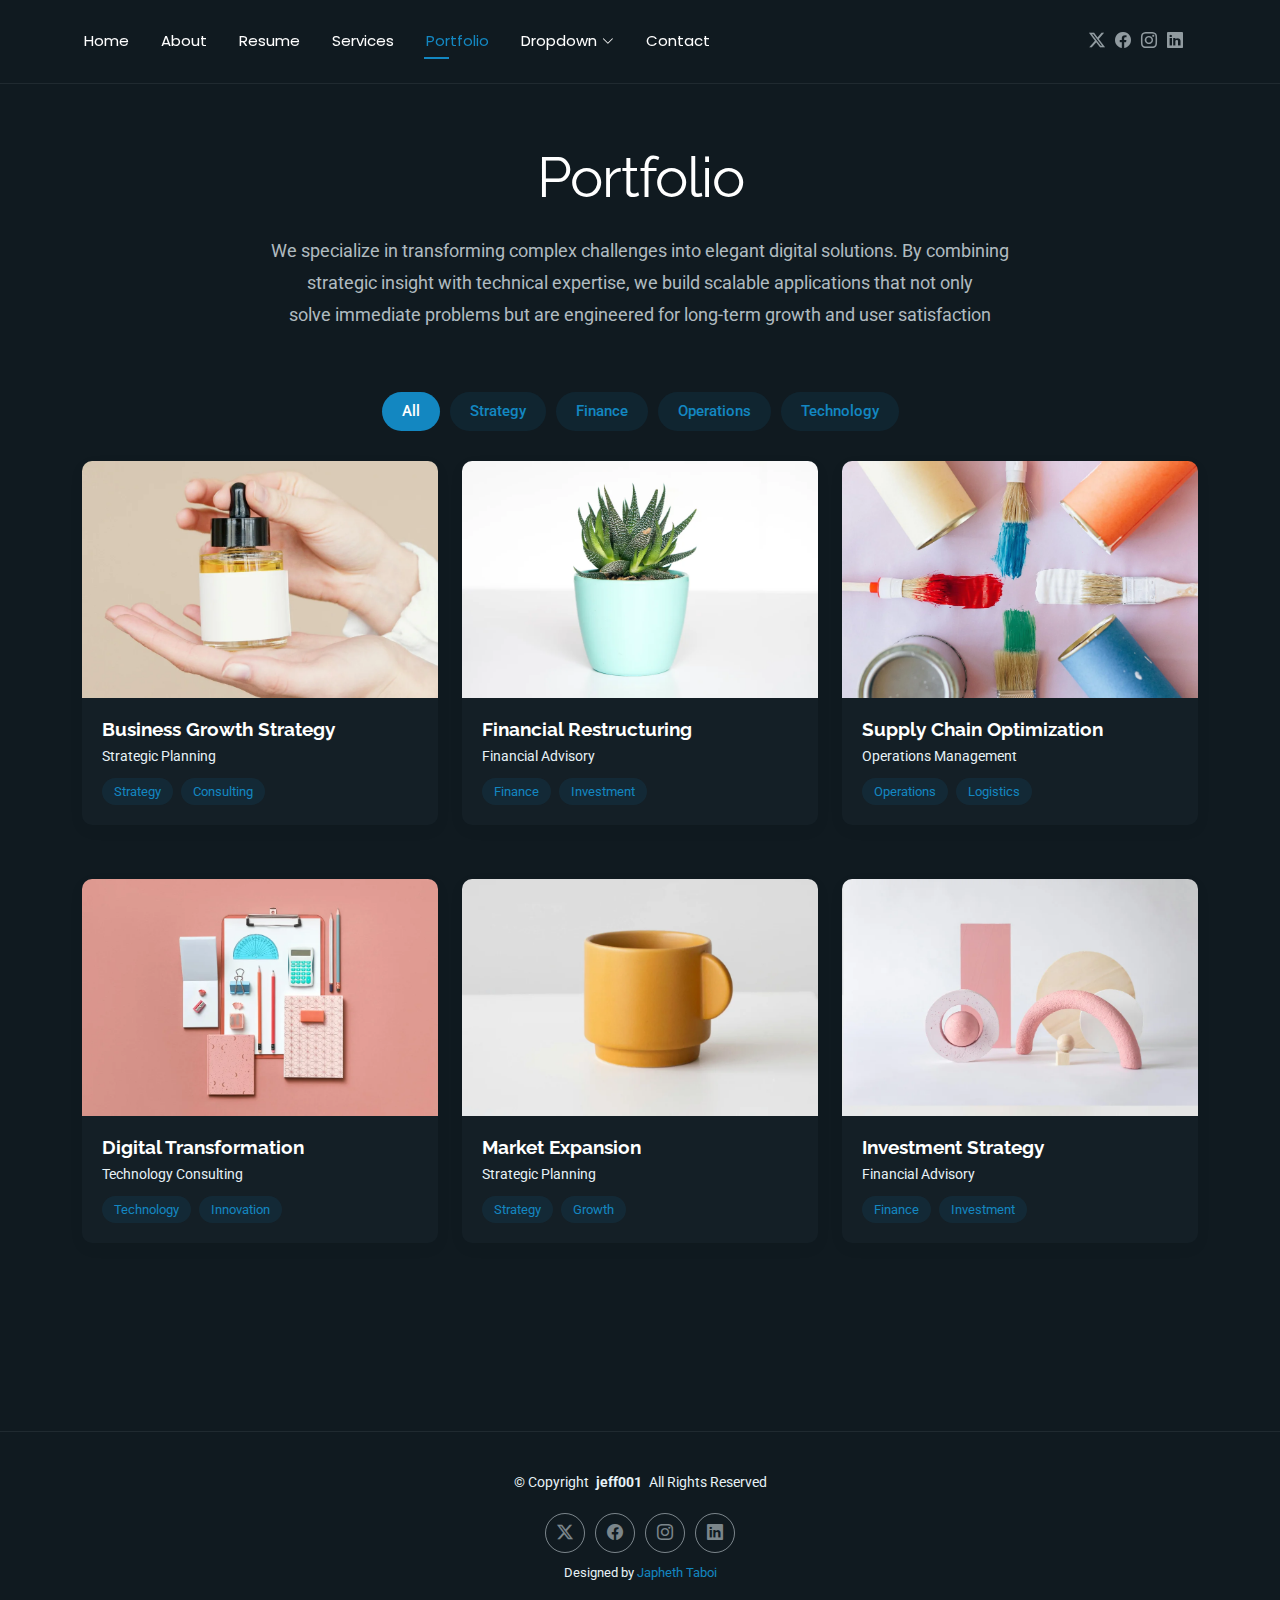
<file: FolioOne/portfolio.html>
<!DOCTYPE html>
<html lang="en">

<head>
  <meta charset="utf-8">
  <meta content="width=device-width, initial-scale=1.0" name="viewport">
  <title>Portfolio</title>
  <meta name="description" content="">
  <meta name="keywords" content="">

  <!-- Favicons -->
  <link href="assets/img/favicon.png" rel="icon">
  <link href="assets/img/apple-touch-icon.png" rel="apple-touch-icon">

  <!-- Fonts -->
  <link href="https://fonts.googleapis.com" rel="preconnect">
  <link href="https://fonts.gstatic.com" rel="preconnect" crossorigin>
  <link href="https://fonts.googleapis.com/css2?family=Roboto:ital,wght@0,100;0,300;0,400;0,500;0,700;0,900;1,100;1,300;1,400;1,500;1,700;1,900&family=Poppins:ital,wght@0,100;0,200;0,300;0,400;0,500;0,600;0,700;0,800;0,900;1,100;1,200;1,300;1,400;1,500;1,600;1,700;1,800;1,900&family=Raleway:ital,wght@0,100;0,200;0,300;0,400;0,500;0,600;0,700;0,800;0,900;1,100;1,200;1,300;1,400;1,500;1,600;1,700;1,800;1,900&display=swap" rel="stylesheet">

  <!-- Vendor CSS Files -->
  <link href="assets/vendor/bootstrap/css/bootstrap.min.css" rel="stylesheet">
  <link href="assets/vendor/bootstrap-icons/bootstrap-icons.css" rel="stylesheet">
  <link href="assets/vendor/aos/aos.css" rel="stylesheet">
  <link href="assets/vendor/swiper/swiper-bundle.min.css" rel="stylesheet">
  <link href="assets/vendor/glightbox/css/glightbox.min.css" rel="stylesheet">

  <!-- Main CSS File -->
  <link href="assets/css/main.css" rel="stylesheet">

</head>

<body class="portfolio-page">

  <header id="header" class="header d-flex align-items-center light-background sticky-top">
    <div class="container position-relative d-flex align-items-center justify-content-between">

      
      <nav id="navmenu" class="navmenu">
        <ul>
          <li><a href="index.html">Home</a></li>
          <li><a href="about.html">About</a></li>
          <li><a href="resume.html">Resume</a></li>
          <li><a href="services.html">Services</a></li>
          <li><a href="portfolio.html" class="active">Portfolio</a></li>
          <li class="dropdown"><a href="#"><span>Dropdown</span> <i class="bi bi-chevron-down toggle-dropdown"></i></a>
            <ul>
              <li><a href="#">Dropdown 1</a></li>
              <li class="dropdown"><a href="#"><span>Deep Dropdown</span> <i class="bi bi-chevron-down toggle-dropdown"></i></a>
                <ul>
                  <li><a href="#">Deep Dropdown 1</a></li>
                  <li><a href="#">Deep Dropdown 2</a></li>
                  <li><a href="#">Deep Dropdown 3</a></li>
                  <li><a href="#">Deep Dropdown 4</a></li>
                  <li><a href="#">Deep Dropdown 5</a></li>
                </ul>
              </li>
              <li><a href="#">Dropdown 2</a></li>
              <li><a href="#">Dropdown 3</a></li>
              <li><a href="#">Dropdown 4</a></li>
            </ul>
          </li>
          <li><a href="contact.html">Contact</a></li>
        </ul>
        <i class="mobile-nav-toggle d-xl-none bi bi-list"></i>
      </nav>

      <div class="header-social-links">
        <a href="#" class="twitter"><i class="bi bi-twitter-x"></i></a>
        <a href="#" class="facebook"><i class="bi bi-facebook"></i></a>
        <a href="#" class="instagram"><i class="bi bi-instagram"></i></a>
        <a href="#" class="linkedin"><i class="bi bi-linkedin"></i></a>
      </div>

    </div>
  </header>

  <main class="main">

    <!-- Portfolio Section -->
    <section id="portfolio" class="portfolio section">

      <!-- Section Title -->
      <div class="container section-title" data-aos="fade-up">
        <h2>Portfolio</h2>
        <p>We specialize in transforming complex challenges into elegant digital solutions. By combining strategic insight with technical expertise, we build scalable applications that not only solve immediate problems but are engineered for long-term growth and user satisfaction</p>
      </div><!-- End Section Title -->

      <div class="container" data-aos="fade-up" data-aos-delay="100">

        <div class="isotope-layout" data-default-filter="*" data-layout="masonry" data-sort="original-order">
          <ul class="portfolio-filters isotope-filters" data-aos="fade-up" data-aos-delay="200">
            <li data-filter="*" class="filter-active">All</li>
            <li data-filter=".filter-strategy">Strategy</li>
            <li data-filter=".filter-finance">Finance</li>
            <li data-filter=".filter-operations">Operations</li>
            <li data-filter=".filter-technology">Technology</li>
          </ul><!-- End Portfolio Filters -->

          <div class="row gy-4 isotope-container" data-aos="fade-up" data-aos-delay="300">
            <div class="col-lg-4 col-md-6 portfolio-item isotope-item filter-strategy">
              <div class="portfolio-card">
                <div class="portfolio-img">
                  <img src="assets/img/portfolio/portfolio-1.webp" alt="Portfolio Item" class="img-fluid">
                  <div class="portfolio-overlay">
                    <a href="assets/img/portfolio/portfolio-1.webp" class="glightbox portfolio-lightbox"><i class="bi bi-plus"></i></a>
                    <a href="#" class="portfolio-details-link"><i class="bi bi-link"></i></a>
                  </div>
                </div>
                <div class="portfolio-info">
                  <h4>Business Growth Strategy</h4>
                  <p>Strategic Planning</p>
                  <div class="portfolio-tags">
                    <span>Strategy</span>
                    <span>Consulting</span>
                  </div>
                </div>
              </div>
            </div>

            <div class="col-lg-4 col-md-6 portfolio-item isotope-item filter-finance">
              <div class="portfolio-card">
                <div class="portfolio-img">
                  <img src="assets/img/portfolio/portfolio-2.webp" alt="Portfolio Item" class="img-fluid">
                  <div class="portfolio-overlay">
                    <a href="assets/img/portfolio/portfolio-2.webp" class="glightbox portfolio-lightbox"><i class="bi bi-plus"></i></a>
                    <a href="#" class="portfolio-details-link"><i class="bi bi-link"></i></a>
                  </div>
                </div>
                <div class="portfolio-info">
                  <h4>Financial Restructuring</h4>
                  <p>Financial Advisory</p>
                  <div class="portfolio-tags">
                    <span>Finance</span>
                    <span>Investment</span>
                  </div>
                </div>
              </div>
            </div>

            <div class="col-lg-4 col-md-6 portfolio-item isotope-item filter-operations">
              <div class="portfolio-card">
                <div class="portfolio-img">
                  <img src="assets/img/portfolio/portfolio-3.webp" alt="Portfolio Item" class="img-fluid">
                  <div class="portfolio-overlay">
                    <a href="assets/img/portfolio/portfolio-3.webp" class="glightbox portfolio-lightbox"><i class="bi bi-plus"></i></a>
                    <a href="#" class="portfolio-details-link"><i class="bi bi-link"></i></a>
                  </div>
                </div>
                <div class="portfolio-info">
                  <h4>Supply Chain Optimization</h4>
                  <p>Operations Management</p>
                  <div class="portfolio-tags">
                    <span>Operations</span>
                    <span>Logistics</span>
                  </div>
                </div>
              </div>
            </div>

            <div class="col-lg-4 col-md-6 portfolio-item isotope-item filter-technology">
              <div class="portfolio-card">
                <div class="portfolio-img">
                  <img src="assets/img/portfolio/portfolio-4.webp" alt="Portfolio Item" class="img-fluid">
                  <div class="portfolio-overlay">
                    <a href="assets/img/portfolio/portfolio-4.webp" class="glightbox portfolio-lightbox"><i class="bi bi-plus"></i></a>
                    <a href="#" class="portfolio-details-link"><i class="bi bi-link"></i></a>
                  </div>
                </div>
                <div class="portfolio-info">
                  <h4>Digital Transformation</h4>
                  <p>Technology Consulting</p>
                  <div class="portfolio-tags">
                    <span>Technology</span>
                    <span>Innovation</span>
                  </div>
                </div>
              </div>
            </div>

            <div class="col-lg-4 col-md-6 portfolio-item isotope-item filter-strategy">
              <div class="portfolio-card">
                <div class="portfolio-img">
                  <img src="assets/img/portfolio/portfolio-5.webp" alt="Portfolio Item" class="img-fluid">
                  <div class="portfolio-overlay">
                    <a href="assets/img/portfolio/portfolio-5.webp" class="glightbox portfolio-lightbox"><i class="bi bi-plus"></i></a>
                    <a href="#" class="portfolio-details-link"><i class="bi bi-link"></i></a>
                  </div>
                </div>
                <div class="portfolio-info">
                  <h4>Market Expansion</h4>
                  <p>Strategic Planning</p>
                  <div class="portfolio-tags">
                    <span>Strategy</span>
                    <span>Growth</span>
                  </div>
                </div>
              </div>
            </div>

            <div class="col-lg-4 col-md-6 portfolio-item isotope-item filter-finance">
              <div class="portfolio-card">
                <div class="portfolio-img">
                  <img src="assets/img/portfolio/portfolio-6.webp" alt="Portfolio Item" class="img-fluid">
                  <div class="portfolio-overlay">
                    <a href="assets/img/portfolio/portfolio-6.webp" class="glightbox portfolio-lightbox"><i class="bi bi-plus"></i></a>
                    <a href="#" class="portfolio-details-link"><i class="bi bi-link"></i></a>
                  </div>
                </div>
                <div class="portfolio-info">
                  <h4>Investment Strategy</h4>
                  <p>Financial Advisory</p>
                  <div class="portfolio-tags">
                    <span>Finance</span>
                    <span>Investment</span>
                  </div>
                </div>
              </div>
            </div>
          </div><!-- End Portfolio Items Container -->

        </div>

        <div class="text-center mt-5" data-aos="fade-up" data-aos-delay="400">
          <a href="#portfolio" class="btn btn-primary">View All Case Studies</a>
        </div>

      </div>

    </section><!-- /Portfolio Section -->

  </main>

  <footer id="footer" class="footer">

    <div class="container">
      <div class="copyright text-center ">
        <p>© <span>Copyright</span> <strong class="px-1 sitename">jeff001</strong> <span>All Rights Reserved<br></span></p>
      </div>
      <div class="social-links d-flex justify-content-center">
        <a href=""><i class="bi bi-twitter-x"></i></a>
        <a href=""><i class="bi bi-facebook"></i></a>
        <a href=""><i class="bi bi-instagram"></i></a>
        <a href=""><i class="bi bi-linkedin"></i></a>
      </div>
      <div class="credits">
        
        Designed by <a href=Japhethtaboi>Japheth Taboi</a>
      </div>
    </div>

  </footer>

  <!-- Scroll Top -->
  <a href="#" id="scroll-top" class="scroll-top d-flex align-items-center justify-content-center"><i class="bi bi-arrow-up-short"></i></a>

  <!-- Preloader -->
  <div id="preloader"></div>

  <!-- Vendor JS Files -->
  <script src="assets/vendor/bootstrap/js/bootstrap.bundle.min.js"></script>
  <script src="assets/vendor/php-email-form/validate.js"></script>
  <script src="assets/vendor/aos/aos.js"></script>
  <script src="assets/vendor/typed.js/typed.umd.js"></script>
  <script src="assets/vendor/waypoints/noframework.waypoints.js"></script>
  <script src="assets/vendor/purecounter/purecounter_vanilla.js"></script>
  <script src="assets/vendor/swiper/swiper-bundle.min.js"></script>
  <script src="assets/vendor/imagesloaded/imagesloaded.pkgd.min.js"></script>
  <script src="assets/vendor/isotope-layout/isotope.pkgd.min.js"></script>
  <script src="assets/vendor/glightbox/js/glightbox.min.js"></script>

  <!-- Main JS File -->
  <script src="assets/js/main.js"></script>

</body>

</html>
</file>
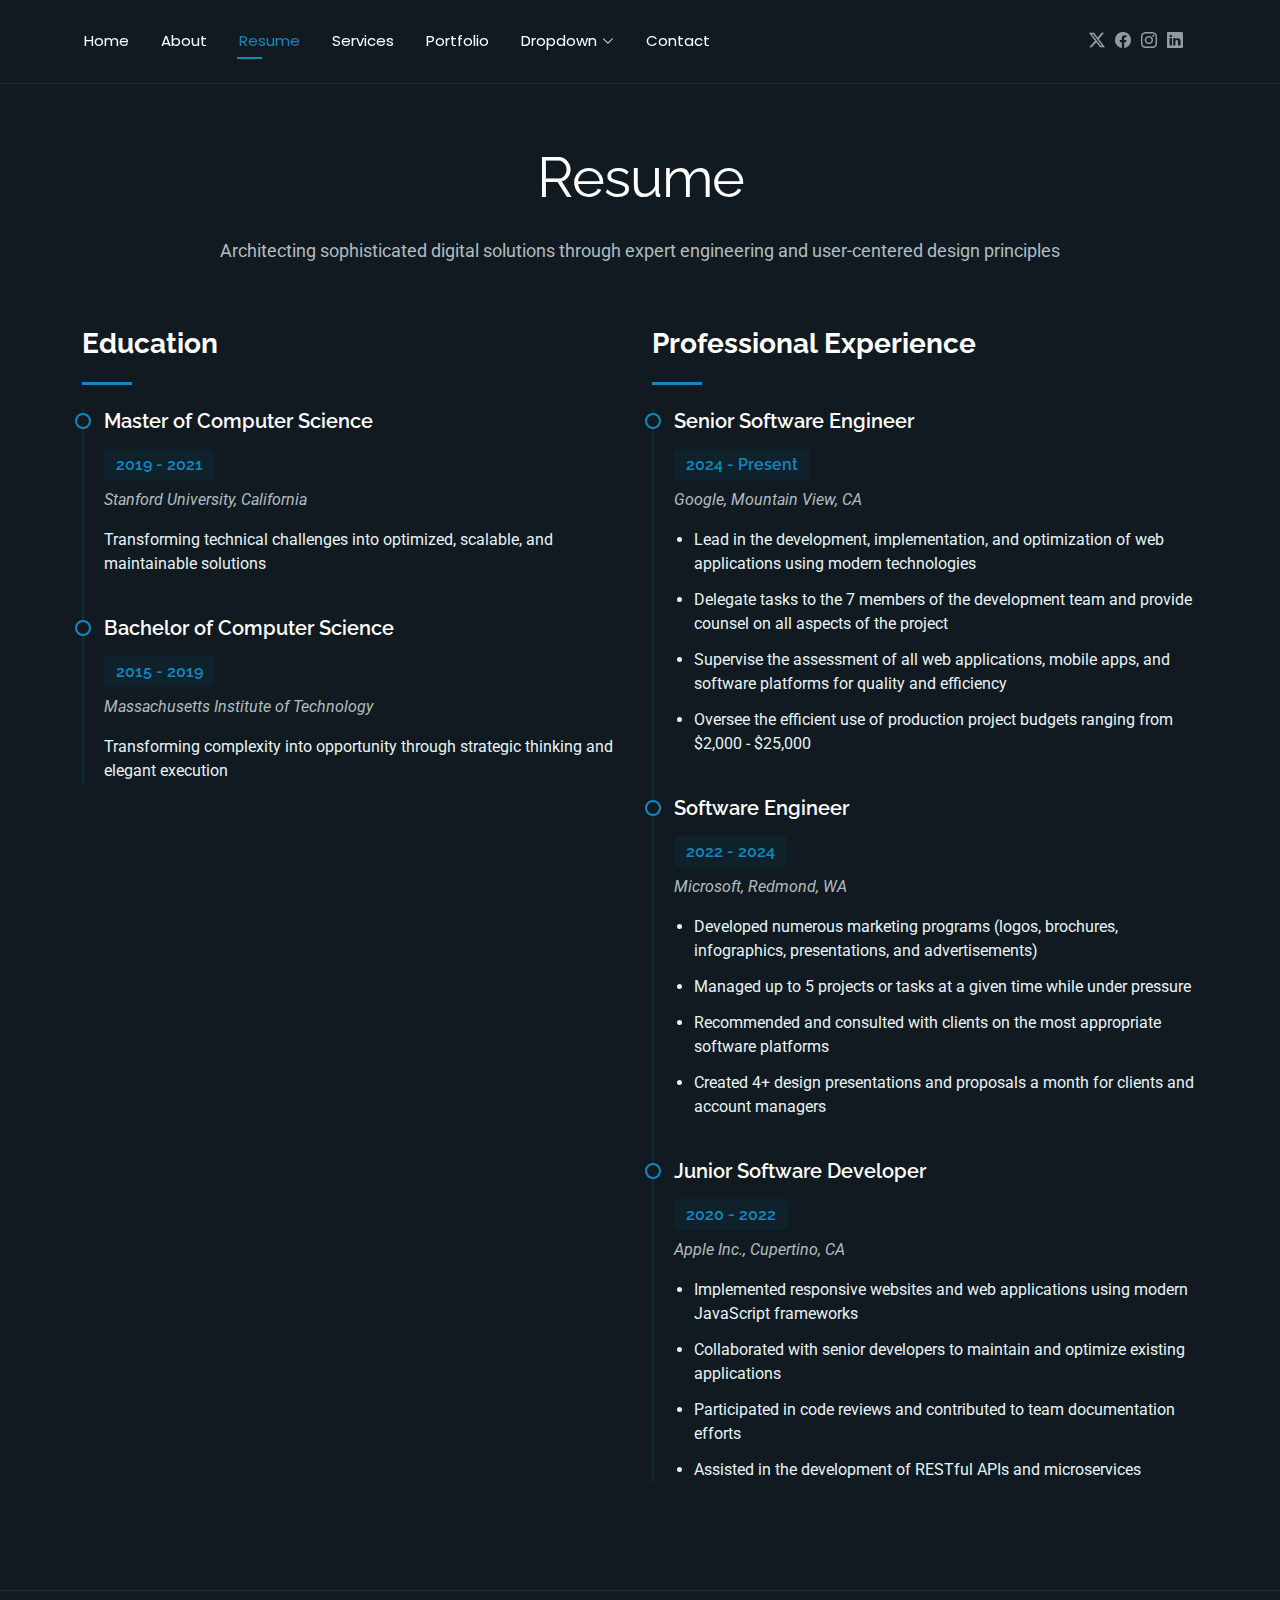
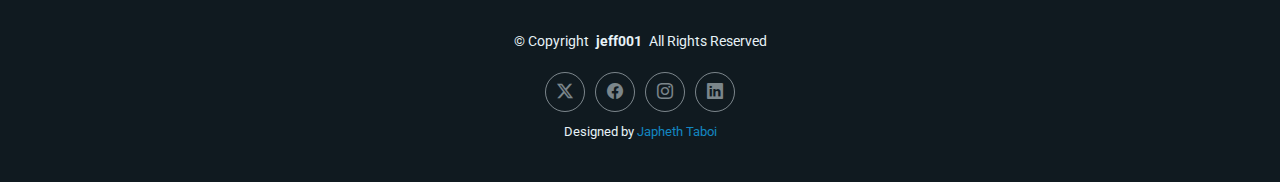
<file: FolioOne/resume.html>
<!DOCTYPE html>
<html lang="en">

<head>
  <meta charset="utf-8">
  <meta content="width=device-width, initial-scale=1.0" name="viewport">
  <title>Resume </title>
  <meta name="description" content="">
  <meta name="keywords" content="">

  <!-- Favicons -->
  <link href="assets/img/favicon.png" rel="icon">
  <link href="assets/img/apple-touch-icon.png" rel="apple-touch-icon">

  <!-- Fonts -->
  <link href="https://fonts.googleapis.com" rel="preconnect">
  <link href="https://fonts.gstatic.com" rel="preconnect" crossorigin>
  <link href="https://fonts.googleapis.com/css2?family=Roboto:ital,wght@0,100;0,300;0,400;0,500;0,700;0,900;1,100;1,300;1,400;1,500;1,700;1,900&family=Poppins:ital,wght@0,100;0,200;0,300;0,400;0,500;0,600;0,700;0,800;0,900;1,100;1,200;1,300;1,400;1,500;1,600;1,700;1,800;1,900&family=Raleway:ital,wght@0,100;0,200;0,300;0,400;0,500;0,600;0,700;0,800;0,900;1,100;1,200;1,300;1,400;1,500;1,600;1,700;1,800;1,900&display=swap" rel="stylesheet">

  <!-- Vendor CSS Files -->
  <link href="assets/vendor/bootstrap/css/bootstrap.min.css" rel="stylesheet">
  <link href="assets/vendor/bootstrap-icons/bootstrap-icons.css" rel="stylesheet">
  <link href="assets/vendor/aos/aos.css" rel="stylesheet">
  <link href="assets/vendor/swiper/swiper-bundle.min.css" rel="stylesheet">
  <link href="assets/vendor/glightbox/css/glightbox.min.css" rel="stylesheet">

  <!-- Main CSS File -->
  <link href="assets/css/main.css" rel="stylesheet">

  
</head>

<body class="resume-page">

  <header id="header" class="header d-flex align-items-center light-background sticky-top">
    <div class="container position-relative d-flex align-items-center justify-content-between">

    
      <nav id="navmenu" class="navmenu">
        <ul>
          <li><a href="index.html">Home</a></li>
          <li><a href="about.html">About</a></li>
          <li><a href="resume.html" class="active">Resume</a></li>
          <li><a href="services.html">Services</a></li>
          <li><a href="portfolio.html">Portfolio</a></li>
          <li class="dropdown"><a href="#"><span>Dropdown</span> <i class="bi bi-chevron-down toggle-dropdown"></i></a>
            <ul>
              <li><a href="#">Dropdown 1</a></li>
              <li class="dropdown"><a href="#"><span>Deep Dropdown</span> <i class="bi bi-chevron-down toggle-dropdown"></i></a>
                <ul>
                  <li><a href="#">Deep Dropdown 1</a></li>
                  <li><a href="#">Deep Dropdown 2</a></li>
                  <li><a href="#">Deep Dropdown 3</a></li>
                  <li><a href="#">Deep Dropdown 4</a></li>
                  <li><a href="#">Deep Dropdown 5</a></li>
                </ul>
              </li>
              <li><a href="#">Dropdown 2</a></li>
              <li><a href="#">Dropdown 3</a></li>
              <li><a href="#">Dropdown 4</a></li>
            </ul>
          </li>
          <li><a href="contact.html">Contact</a></li>
        </ul>
        <i class="mobile-nav-toggle d-xl-none bi bi-list"></i>
      </nav>

      <div class="header-social-links">
        <a href="#" class="twitter"><i class="bi bi-twitter-x"></i></a>
        <a href="#" class="facebook"><i class="bi bi-facebook"></i></a>
        <a href="#" class="instagram"><i class="bi bi-instagram"></i></a>
        <a href="#" class="linkedin"><i class="bi bi-linkedin"></i></a>
      </div>

    </div>
  </header>

  <main class="main">

    <!-- Resume Section -->
    <section id="resume" class="resume section">

      <!-- Section Title -->
      <div class="container section-title" data-aos="fade-up">
        <h2>Resume</h2>
        <p>Architecting sophisticated digital solutions through expert engineering and user-centered design principles</p>
      </div><!-- End Section Title -->

      <div class="container" data-aos="fade-up" data-aos-delay="100">

        <div class="row">
          <div class="col-lg-6">

            <!-- Education Section -->
            <div class="resume-item" data-aos="fade-up">
              <h3 class="resume-title">Education</h3>

              <div class="resume-content">
                <article class="education-item">
                  <h4>Master of Computer Science</h4>
                  <h5>2019 - 2021</h5>
                  <p class="institution"><em>Stanford University, California</em></p>
                  <p>Transforming technical challenges into optimized, scalable, and maintainable solutions</p>
                </article>

                <article class="education-item">
                  <h4>Bachelor of Computer Science</h4>
                  <h5>2015 - 2019</h5>
                  <p class="institution"><em>Massachusetts Institute of Technology</em></p>
                  <p>Transforming complexity into opportunity through strategic thinking and elegant execution</p>
                </article>
              </div>
            </div><!-- End Education Section -->

            <!-- Professional Skills Section -->
            <div class="resume-item skills-animation" data-aos="fade-up">
              <h3 class="resume-title">Professional Skills</h3>

              <div class="resume-content">
                <div class="skill-item">
                  <h4>Frontend Development</h4>
                  <div class="progress">
                    <div class="progress-bar" role="progressbar" aria-valuenow="95" aria-valuemin="0" aria-valuemax="100"></div>
                  </div>
                </div>

                <div class="skill-item">
                  <h4>Backend Development</h4>
                  <div class="progress">
                    <div class="progress-bar" role="progressbar" aria-valuenow="85" aria-valuemin="0" aria-valuemax="100"></div>
                  </div>
                </div>

                <div class="skill-item">
                  <h4>UI/UX Design</h4>
                  <div class="progress">
                    <div class="progress-bar" role="progressbar" aria-valuenow="90" aria-valuemin="0" aria-valuemax="100"></div>
                  </div>
                </div>

                <div class="skill-item">
                  <h4>Project Management</h4>
                  <div class="progress">
                    <div class="progress-bar" role="progressbar" aria-valuenow="80" aria-valuemin="0" aria-valuemax="100"></div>
                  </div>
                </div>
              </div>
            </div><!-- End Professional Skills Section -->
          </div>

          <div class="col-lg-6">
            <!-- Experience Section -->
            <div class="resume-item" data-aos="fade-up" data-aos-delay="100">
              <h3 class="resume-title">Professional Experience</h3>

              <div class="resume-content">
                <article class="experience-item">
                  <h4>Senior Software Engineer</h4>
                  <h5>2024 - Present</h5>
                  <p class="company"><em>Google, Mountain View, CA</em></p>
                  <ul>
                    <li>Lead in the development, implementation, and optimization of web applications using modern technologies</li>
                    <li>Delegate tasks to the 7 members of the development team and provide counsel on all aspects of the project</li>
                    <li>Supervise the assessment of all web applications, mobile apps, and software platforms for quality and efficiency</li>
                    <li>Oversee the efficient use of production project budgets ranging from $2,000 - $25,000</li>
                  </ul>
                </article>

                <article class="experience-item">
                  <h4>Software Engineer</h4>
                  <h5>2022 - 2024</h5>
                  <p class="company"><em>Microsoft, Redmond, WA</em></p>
                  <ul>
                    <li>Developed numerous marketing programs (logos, brochures, infographics, presentations, and advertisements)</li>
                    <li>Managed up to 5 projects or tasks at a given time while under pressure</li>
                    <li>Recommended and consulted with clients on the most appropriate software platforms</li>
                    <li>Created 4+ design presentations and proposals a month for clients and account managers</li>
                  </ul>
                </article>

                <article class="experience-item">
                  <h4>Junior Software Developer</h4>
                  <h5>2020 - 2022</h5>
                  <p class="company"><em>Apple Inc., Cupertino, CA</em></p>
                  <ul>
                    <li>Implemented responsive websites and web applications using modern JavaScript frameworks</li>
                    <li>Collaborated with senior developers to maintain and optimize existing applications</li>
                    <li>Participated in code reviews and contributed to team documentation efforts</li>
                    <li>Assisted in the development of RESTful APIs and microservices</li>
                  </ul>
                </article>
              </div>
            </div><!-- End Experience Section -->
          </div>
        </div>

      </div>

    </section><!-- /Resume Section -->

  </main>

  <footer id="footer" class="footer">

    <div class="container">
      <div class="copyright text-center ">
        <p>© <span>Copyright</span> <strong class="px-1 sitename">jeff001</strong> <span>All Rights Reserved<br></span></p>
      </div>
      <div class="social-links d-flex justify-content-center">
        <a href=""><i class="bi bi-twitter-x"></i></a>
        <a href=""><i class="bi bi-facebook"></i></a>
        <a href=""><i class="bi bi-instagram"></i></a>
        <a href=""><i class="bi bi-linkedin"></i></a>
      </div>
      <div class="credits">
      
        Designed by <a href=Japhethtaboi>Japheth Taboi</a>
      </div>
    </div>

  </footer>

  <!-- Scroll Top -->
  <a href="#" id="scroll-top" class="scroll-top d-flex align-items-center justify-content-center"><i class="bi bi-arrow-up-short"></i></a>

  <!-- Preloader -->
  <div id="preloader"></div>

  <!-- Vendor JS Files -->
  <script src="assets/vendor/bootstrap/js/bootstrap.bundle.min.js"></script>
  <script src="assets/vendor/php-email-form/validate.js"></script>
  <script src="assets/vendor/aos/aos.js"></script>
  <script src="assets/vendor/typed.js/typed.umd.js"></script>
  <script src="assets/vendor/waypoints/noframework.waypoints.js"></script>
  <script src="assets/vendor/purecounter/purecounter_vanilla.js"></script>
  <script src="assets/vendor/swiper/swiper-bundle.min.js"></script>
  <script src="assets/vendor/imagesloaded/imagesloaded.pkgd.min.js"></script>
  <script src="assets/vendor/isotope-layout/isotope.pkgd.min.js"></script>
  <script src="assets/vendor/glightbox/js/glightbox.min.js"></script>

  <!-- Main JS File -->
  <script src="assets/js/main.js"></script>

</body>

</html>
</file>
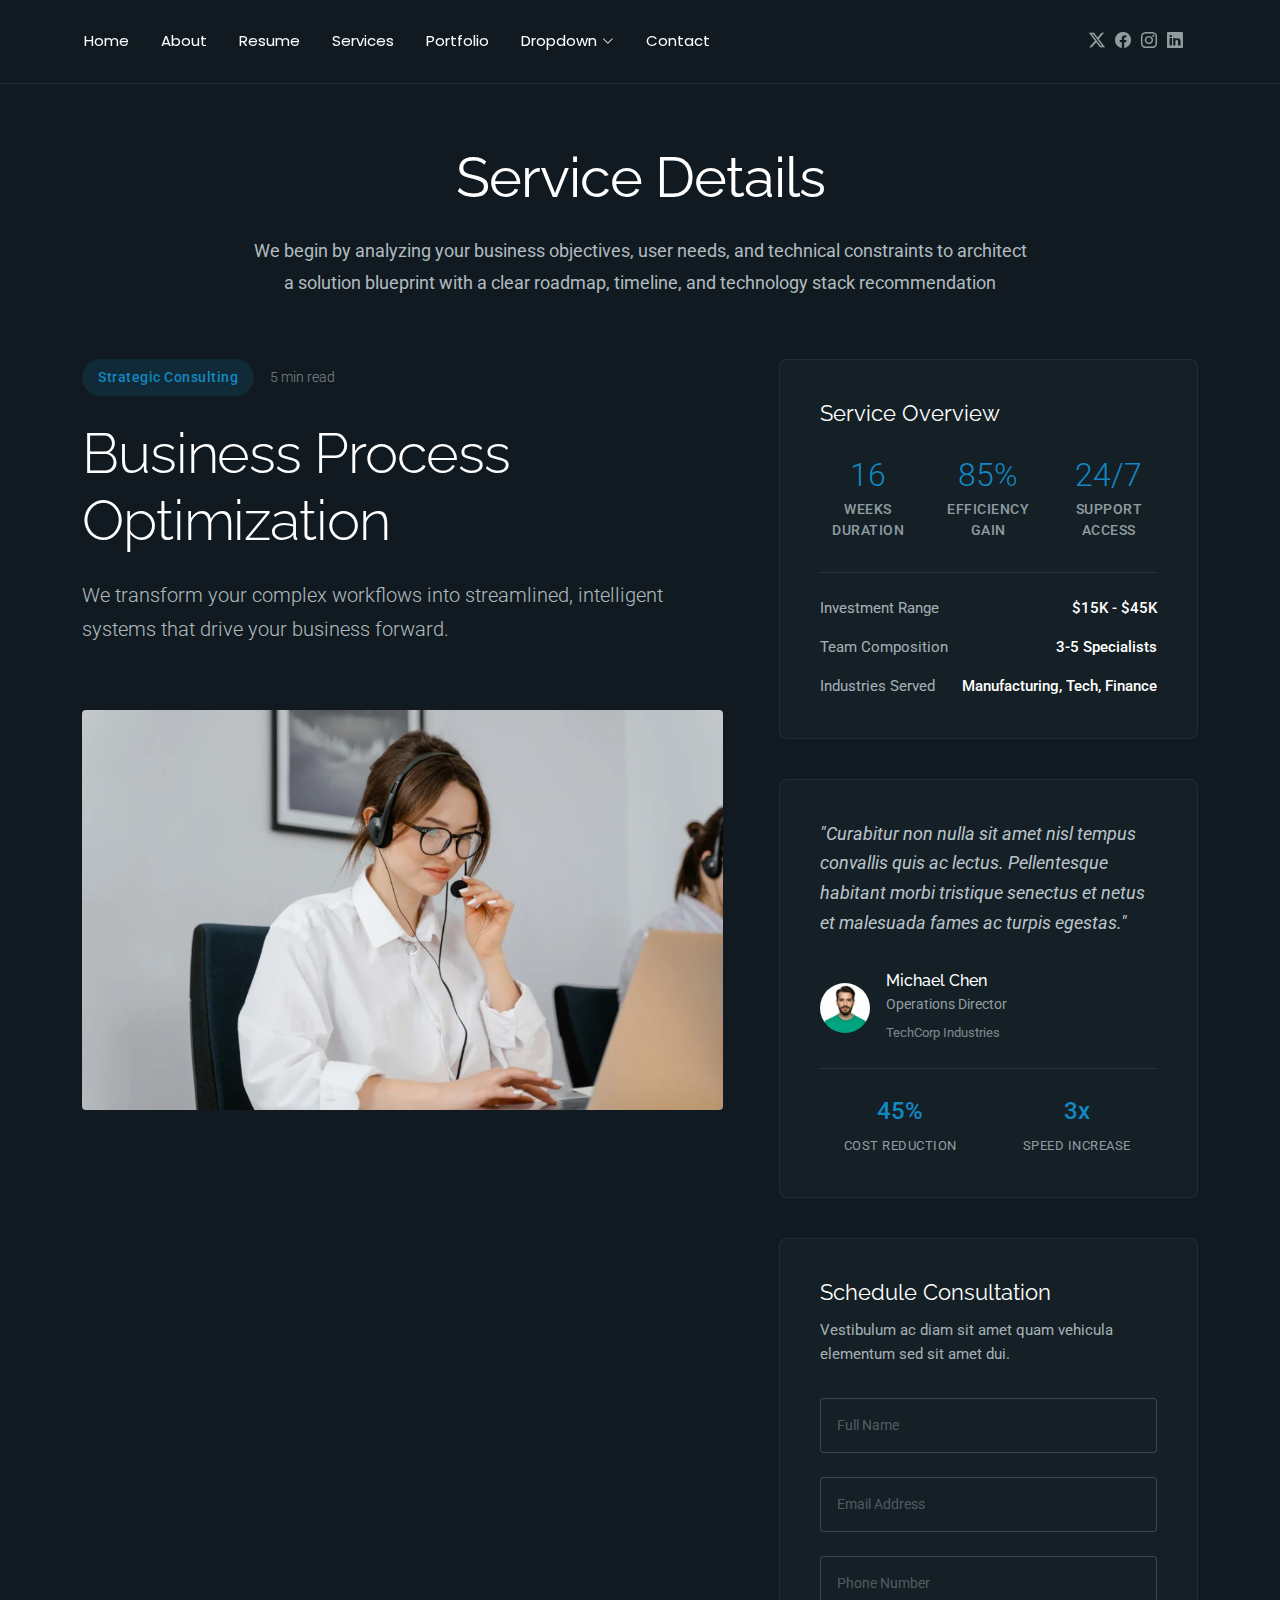
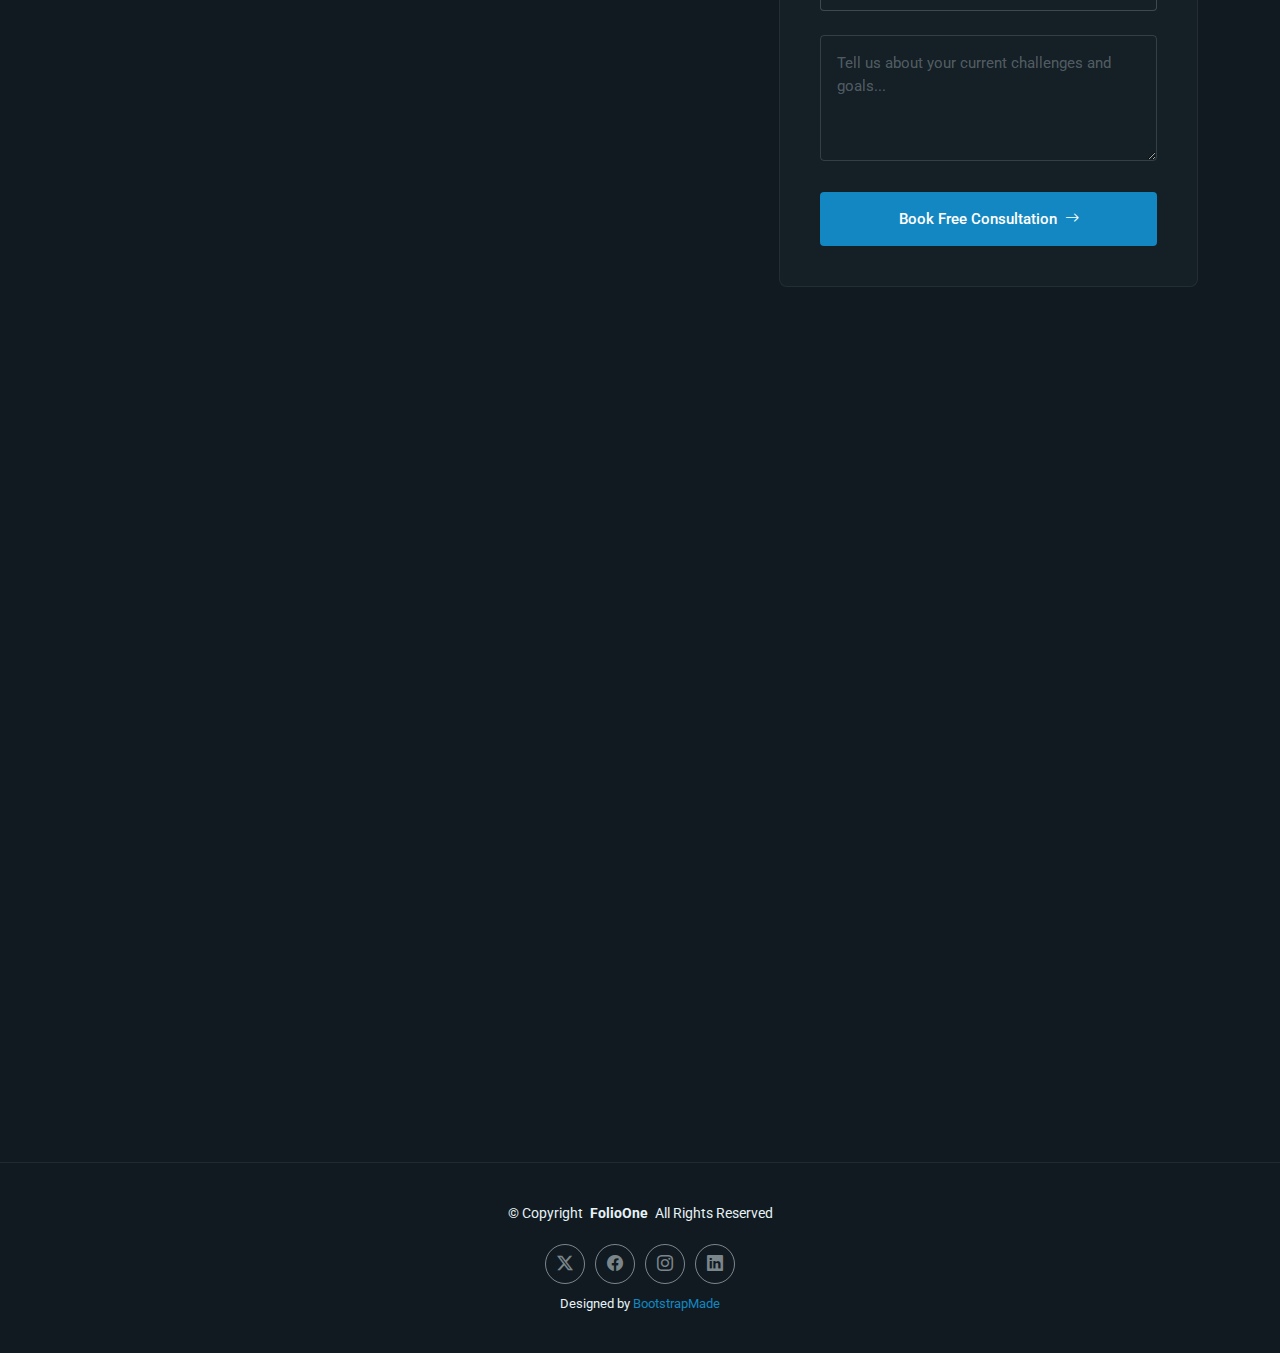
<file: FolioOne/service-details.html>
<!DOCTYPE html>
<html lang="en">

<head>
  <meta charset="utf-8">
  <meta content="width=device-width, initial-scale=1.0" name="viewport">
  <title>Service Details</title>
  <meta name="description" content="">
  <meta name="keywords" content="">

  <!-- Favicons -->
  <link href="assets/img/favicon.png" rel="icon">
  <link href="assets/img/apple-touch-icon.png" rel="apple-touch-icon">

  <!-- Fonts -->
  <link href="https://fonts.googleapis.com" rel="preconnect">
  <link href="https://fonts.gstatic.com" rel="preconnect" crossorigin>
  <link href="https://fonts.googleapis.com/css2?family=Roboto:ital,wght@0,100;0,300;0,400;0,500;0,700;0,900;1,100;1,300;1,400;1,500;1,700;1,900&family=Poppins:ital,wght@0,100;0,200;0,300;0,400;0,500;0,600;0,700;0,800;0,900;1,100;1,200;1,300;1,400;1,500;1,600;1,700;1,800;1,900&family=Raleway:ital,wght@0,100;0,200;0,300;0,400;0,500;0,600;0,700;0,800;0,900;1,100;1,200;1,300;1,400;1,500;1,600;1,700;1,800;1,900&display=swap" rel="stylesheet">

  <!-- Vendor CSS Files -->
  <link href="assets/vendor/bootstrap/css/bootstrap.min.css" rel="stylesheet">
  <link href="assets/vendor/bootstrap-icons/bootstrap-icons.css" rel="stylesheet">
  <link href="assets/vendor/aos/aos.css" rel="stylesheet">
  <link href="assets/vendor/swiper/swiper-bundle.min.css" rel="stylesheet">
  <link href="assets/vendor/glightbox/css/glightbox.min.css" rel="stylesheet">

  <!-- Main CSS File -->
  <link href="assets/css/main.css" rel="stylesheet">

  
</head>

<body class="service-details-page">

  <header id="header" class="header d-flex align-items-center light-background sticky-top">
    <div class="container position-relative d-flex align-items-center justify-content-between">

      

      <nav id="navmenu" class="navmenu">
        <ul>
          <li><a href="index.html">Home</a></li>
          <li><a href="about.html">About</a></li>
          <li><a href="resume.html">Resume</a></li>
          <li><a href="services.html">Services</a></li>
          <li><a href="portfolio.html">Portfolio</a></li>
          <li class="dropdown"><a href="#"><span>Dropdown</span> <i class="bi bi-chevron-down toggle-dropdown"></i></a>
            <ul>
              <li><a href="#">Dropdown 1</a></li>
              <li class="dropdown"><a href="#"><span>Deep Dropdown</span> <i class="bi bi-chevron-down toggle-dropdown"></i></a>
                <ul>
                  <li><a href="#">Deep Dropdown 1</a></li>
                  <li><a href="#">Deep Dropdown 2</a></li>
                  <li><a href="#">Deep Dropdown 3</a></li>
                  <li><a href="#">Deep Dropdown 4</a></li>
                  <li><a href="#">Deep Dropdown 5</a></li>
                </ul>
              </li>
              <li><a href="#">Dropdown 2</a></li>
              <li><a href="#">Dropdown 3</a></li>
              <li><a href="#">Dropdown 4</a></li>
            </ul>
          </li>
          <li><a href="contact.html">Contact</a></li>
        </ul>
        <i class="mobile-nav-toggle d-xl-none bi bi-list"></i>
      </nav>

      <div class="header-social-links">
        <a href="#" class="twitter"><i class="bi bi-twitter-x"></i></a>
        <a href="#" class="facebook"><i class="bi bi-facebook"></i></a>
        <a href="#" class="instagram"><i class="bi bi-instagram"></i></a>
        <a href="#" class="linkedin"><i class="bi bi-linkedin"></i></a>
      </div>

    </div>
  </header>

  <main class="main">

    <!-- Service Details Section -->
    <section id="service-details" class="service-details section">

      <!-- Section Title -->
      <div class="container section-title" data-aos="fade-up">
        <h2>Service Details</h2>
        <p>We begin by analyzing your business objectives, user needs, and technical constraints to architect a solution blueprint with a clear roadmap, timeline, and technology stack recommendation</p>
      </div><!-- End Section Title -->

      <div class="container" data-aos="fade-up" data-aos-delay="100">

        <div class="row">

          <!-- Main Content Area -->
          <div class="col-lg-7">

            <!-- Hero Service Introduction -->
            <div class="service-hero" data-aos="fade-up" data-aos-delay="100">
              <div class="service-meta">
                <span class="service-category">Strategic Consulting</span>
                <span class="reading-time">5 min read</span>
              </div>
              <h1>Business Process Optimization</h1>
              <p class="service-description">We transform your complex workflows into streamlined, intelligent systems that drive your business forward.</p>
            </div>

            <!-- Service Visual -->
            <div class="service-visual" data-aos="zoom-in" data-aos-delay="200">
              <img src="assets/img/services/services-7.webp" alt="Business Process Optimization" class="img-fluid">
            </div>

            <!-- Service Content -->
            <div class="service-narrative" data-aos="fade-up" data-aos-delay="300">
              <h3>Transform Your Operations</h3>
              <p>We don't just optimize your existing process; we redesign it into a strategic asset that drives your business forward.</p>

              <!-- Key Benefits Grid -->
              <div class="benefits-grid" data-aos="fade-up" data-aos-delay="400">
                <div class="benefit-card">
                  <div class="benefit-icon">
                    <i class="bi bi-lightning-charge"></i>
                  </div>
                  <h4>Efficiency Boost</h4>
                  <p>We transform operational friction into strategic momentum, building systems that are as efficient to run as they are to develop.</p>
                </div>

                <div class="benefit-card">
                  <div class="benefit-icon">
                    <i class="bi bi-shield-check"></i>
                  </div>
                  <h4>Risk Mitigation</h4>
                  <p>We don't just build features; we build confidence, ensuring your product is resilient, secure, and built to last.
                  .</p>
                </div>

                <div class="benefit-card">
                  <div class="benefit-icon">
                    <i class="bi bi-graph-up"></i>
                  </div>
                  <h4>Growth Acceleration</h4>
                  <p>We build the technical foundation and growth engines that transform your product into a scalable, market-dominating force.</p>
                </div>

                <div class="benefit-card">
                  <div class="benefit-icon">
                    <i class="bi bi-people"></i>
                  </div>
                  <h4>Team Alignment</h4>
                  <p>We don't just work together; we build together, with a shared compass guiding every decision.</p>
                </div>
              </div>

            </div>

            <!-- Implementation Timeline -->
            <div class="timeline-section" data-aos="fade-up" data-aos-delay="500">
              <h3>Implementation Journey</h3>
              <div class="timeline">
                <div class="timeline-item">
                  <div class="timeline-marker">
                    <span>1</span>
                  </div>
                  <div class="timeline-content">
                    <h4>Discovery &amp; Assessment</h4>
                    <p>Comprehensive analysis of current processes and identification of optimization opportunities.</p>
                    <small>Week 1-2</small>
                  </div>
                </div>

                <div class="timeline-item">
                  <div class="timeline-marker">
                    <span>2</span>
                  </div>
                  <div class="timeline-content">
                    <h4>Strategic Planning</h4>
                    <p>Development of customized optimization roadmap with clear milestones and success metrics.</p>
                    <small>Week 3-4</small>
                  </div>
                </div>

                <div class="timeline-item">
                  <div class="timeline-marker">
                    <span>3</span>
                  </div>
                  <div class="timeline-content">
                    <h4>Implementation</h4>
                    <p>Systematic rollout of process improvements with continuous monitoring and adjustment.</p>
                    <small>Week 5-12</small>
                  </div>
                </div>

                <div class="timeline-item">
                  <div class="timeline-marker">
                    <span>4</span>
                  </div>
                  <div class="timeline-content">
                    <h4>Optimization &amp; Scale</h4>
                    <p>Fine-tuning of implemented solutions and preparation for organization-wide scaling.</p>
                    <small>Week 13-16</small>
                  </div>
                </div>
              </div>
            </div>

          </div><!-- End Main Content -->

          <!-- Service Sidebar -->
          <div class="col-lg-5">
            <div class="service-sidebar" data-aos="fade-up" data-aos-delay="200">

              <!-- Service Overview Card -->
              <div class="overview-card">
                <div class="overview-header">
                  <h4>Service Overview</h4>
                </div>
                <div class="overview-stats">
                  <div class="stat-item">
                    <div class="stat-number">16</div>
                    <div class="stat-label">Weeks Duration</div>
                  </div>
                  <div class="stat-item">
                    <div class="stat-number">85%</div>
                    <div class="stat-label">Efficiency Gain</div>
                  </div>
                  <div class="stat-item">
                    <div class="stat-number">24/7</div>
                    <div class="stat-label">Support Access</div>
                  </div>
                </div>

                <div class="overview-details">
                  <div class="detail-row">
                    <span class="detail-label">Investment Range</span>
                    <span class="detail-value">$15K - $45K</span>
                  </div>
                  <div class="detail-row">
                    <span class="detail-label">Team Composition</span>
                    <span class="detail-value">3-5 Specialists</span>
                  </div>
                  <div class="detail-row">
                    <span class="detail-label">Industries Served</span>
                    <span class="detail-value">Manufacturing, Tech, Finance</span>
                  </div>
                </div>
              </div>

              <!-- Client Success Story -->
              <div class="success-story">
                <div class="story-quote">
                  <p>"Curabitur non nulla sit amet nisl tempus convallis quis ac lectus. Pellentesque habitant morbi tristique senectus et netus et malesuada fames ac turpis egestas."</p>
                </div>
                <div class="story-author">
                  <img src="assets/img/person/person-m-8.webp" alt="Michael Chen" class="author-avatar">
                  <div class="author-details">
                    <h5>Michael Chen</h5>
                    <span>Operations Director</span>
                    <small>TechCorp Industries</small>
                  </div>
                </div>
                <div class="story-metrics">
                  <div class="metric">
                    <span class="metric-value">45%</span>
                    <span class="metric-label">Cost Reduction</span>
                  </div>
                  <div class="metric">
                    <span class="metric-value">3x</span>
                    <span class="metric-label">Speed Increase</span>
                  </div>
                </div>
              </div>

              <!-- Consultation Form -->
              <div class="consultation-form">
                <div class="form-header">
                  <h4>Schedule Consultation</h4>
                  <p>Vestibulum ac diam sit amet quam vehicula elementum sed sit amet dui.</p>
                </div>

                <form action="forms/consultation.php" method="post" class="php-email-form">
                  <div class="form-group">
                    <input type="text" name="name" class="form-input" placeholder="Full Name" required="">
                  </div>

                  <div class="form-group">
                    <input type="email" name="email" class="form-input" placeholder="Email Address" required="">
                  </div>

                  <div class="form-group">
                    <input type="tel" name="phone" class="form-input" placeholder="Phone Number">
                  </div>

                  <input type="hidden" name="subject" value="Business Process Optimization Consultation">

                  <div class="form-group">
                    <textarea name="message" class="form-input" rows="4" placeholder="Tell us about your current challenges and goals..." required=""></textarea>
                  </div>

                  <div class="loading">Loading</div>
                  <div class="error-message"></div>
                  <div class="sent-message">Your consultation request has been sent. Thank you!</div>

                  <button type="submit" class="btn-consultation">
                    <span>Book Free Consultation</span>
                    <i class="bi bi-arrow-right"></i>
                  </button>
                </form>
              </div>

            </div>
          </div><!-- End Sidebar -->

        </div>

      </div>

    </section><!-- /Service Details Section -->

  </main>

  <footer id="footer" class="footer">

    <div class="container">
      <div class="copyright text-center ">
        <p>© <span>Copyright</span> <strong class="px-1 sitename">FolioOne</strong> <span>All Rights Reserved<br></span></p>
      </div>
      <div class="social-links d-flex justify-content-center">
        <a href=""><i class="bi bi-twitter-x"></i></a>
        <a href=""><i class="bi bi-facebook"></i></a>
        <a href=""><i class="bi bi-instagram"></i></a>
        <a href=""><i class="bi bi-linkedin"></i></a>
      </div>
      <div class="credits">
        <!-- All the links in the footer should remain intact. -->
        <!-- You can delete the links only if you've purchased the pro version. -->
        <!-- Licensing information: https://bootstrapmade.com/license/ -->
        <!-- Purchase the pro version with working PHP/AJAX contact form: [buy-url] -->
        Designed by <a href="https://bootstrapmade.com/">BootstrapMade</a>
      </div>
    </div>

  </footer>

  <!-- Scroll Top -->
  <a href="#" id="scroll-top" class="scroll-top d-flex align-items-center justify-content-center"><i class="bi bi-arrow-up-short"></i></a>

  <!-- Preloader -->
  <div id="preloader"></div>

  <!-- Vendor JS Files -->
  <script src="assets/vendor/bootstrap/js/bootstrap.bundle.min.js"></script>
  <script src="assets/vendor/php-email-form/validate.js"></script>
  <script src="assets/vendor/aos/aos.js"></script>
  <script src="assets/vendor/typed.js/typed.umd.js"></script>
  <script src="assets/vendor/waypoints/noframework.waypoints.js"></script>
  <script src="assets/vendor/purecounter/purecounter_vanilla.js"></script>
  <script src="assets/vendor/swiper/swiper-bundle.min.js"></script>
  <script src="assets/vendor/imagesloaded/imagesloaded.pkgd.min.js"></script>
  <script src="assets/vendor/isotope-layout/isotope.pkgd.min.js"></script>
  <script src="assets/vendor/glightbox/js/glightbox.min.js"></script>

  <!-- Main JS File -->
  <script src="assets/js/main.js"></script>

</body>

</html>
</file>
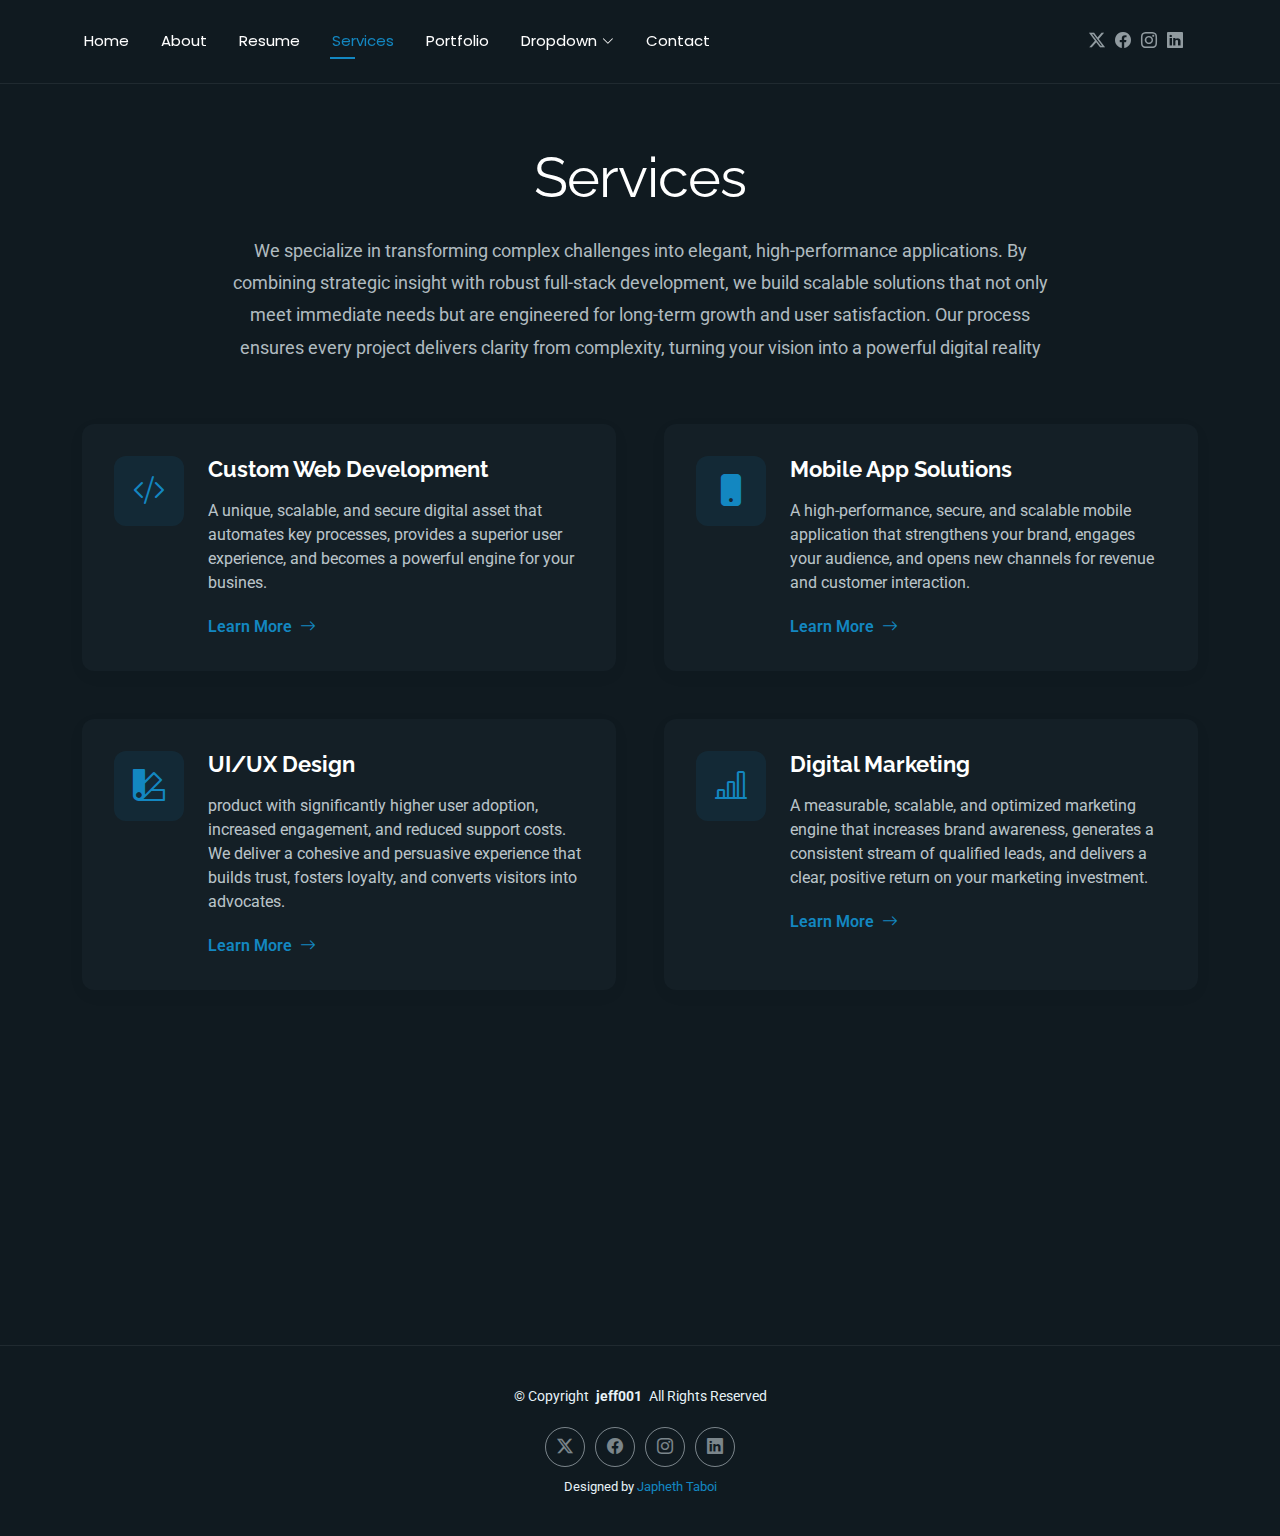
<file: FolioOne/services.html>
<!DOCTYPE html>
<html lang="en">

<head>
  <meta charset="utf-8">
  <meta content="width=device-width, initial-scale=1.0" name="viewport">
  <title>Services </title>
  <meta name="description" content="">
  <meta name="keywords" content="">

  <!-- Favicons -->
  <link href="assets/img/favicon.png" rel="icon">
  <link href="assets/img/apple-touch-icon.png" rel="apple-touch-icon">

  <!-- Fonts -->
  <link href="https://fonts.googleapis.com" rel="preconnect">
  <link href="https://fonts.gstatic.com" rel="preconnect" crossorigin>
  <link href="https://fonts.googleapis.com/css2?family=Roboto:ital,wght@0,100;0,300;0,400;0,500;0,700;0,900;1,100;1,300;1,400;1,500;1,700;1,900&family=Poppins:ital,wght@0,100;0,200;0,300;0,400;0,500;0,600;0,700;0,800;0,900;1,100;1,200;1,300;1,400;1,500;1,600;1,700;1,800;1,900&family=Raleway:ital,wght@0,100;0,200;0,300;0,400;0,500;0,600;0,700;0,800;0,900;1,100;1,200;1,300;1,400;1,500;1,600;1,700;1,800;1,900&display=swap" rel="stylesheet">

  <!-- Vendor CSS Files -->
  <link href="assets/vendor/bootstrap/css/bootstrap.min.css" rel="stylesheet">
  <link href="assets/vendor/bootstrap-icons/bootstrap-icons.css" rel="stylesheet">
  <link href="assets/vendor/aos/aos.css" rel="stylesheet">
  <link href="assets/vendor/swiper/swiper-bundle.min.css" rel="stylesheet">
  <link href="assets/vendor/glightbox/css/glightbox.min.css" rel="stylesheet">

  <!-- Main CSS File -->
  <link href="assets/css/main.css" rel="stylesheet">

</head>

<body class="services-page">

  <header id="header" class="header d-flex align-items-center light-background sticky-top">
    <div class="container position-relative d-flex align-items-center justify-content-between">

      

      <nav id="navmenu" class="navmenu">
        <ul>
          <li><a href="index.html">Home</a></li>
          <li><a href="about.html">About</a></li>
          <li><a href="resume.html">Resume</a></li>
          <li><a href="services.html" class="active">Services</a></li>
          <li><a href="portfolio.html">Portfolio</a></li>
          <li class="dropdown"><a href="#"><span>Dropdown</span> <i class="bi bi-chevron-down toggle-dropdown"></i></a>
            <ul>
              <li><a href="#">Dropdown 1</a></li>
              <li class="dropdown"><a href="#"><span>Deep Dropdown</span> <i class="bi bi-chevron-down toggle-dropdown"></i></a>
                <ul>
                  <li><a href="#">Deep Dropdown 1</a></li>
                  <li><a href="#">Deep Dropdown 2</a></li>
                  <li><a href="#">Deep Dropdown 3</a></li>
                  <li><a href="#">Deep Dropdown 4</a></li>
                  <li><a href="#">Deep Dropdown 5</a></li>
                </ul>
              </li>
              <li><a href="#">Dropdown 2</a></li>
              <li><a href="#">Dropdown 3</a></li>
              <li><a href="#">Dropdown 4</a></li>
            </ul>
          </li>
          <li><a href="contact.html">Contact</a></li>
        </ul>
        <i class="mobile-nav-toggle d-xl-none bi bi-list"></i>
      </nav>

      <div class="header-social-links">
        <a href="#" class="twitter"><i class="bi bi-twitter-x"></i></a>
        <a href="#" class="facebook"><i class="bi bi-facebook"></i></a>
        <a href="#" class="instagram"><i class="bi bi-instagram"></i></a>
        <a href="#" class="linkedin"><i class="bi bi-linkedin"></i></a>
      </div>

    </div>
  </header>

  <main class="main">

    <!-- Services Section -->
    <section id="services" class="services section">

      <!-- Section Title -->
      <div class="container section-title" data-aos="fade-up">
        <h2>Services</h2>
        <p>We specialize in transforming complex challenges into elegant, high-performance applications. By combining strategic insight with robust full-stack development, we build scalable solutions that not only meet immediate needs but are engineered for long-term growth and user satisfaction. Our process ensures every project delivers clarity from complexity, turning your vision into a powerful digital reality</p>
      </div><!-- End Section Title -->

      <div class="container" data-aos="fade-up" data-aos-delay="100">

        <div class="row justify-content-center g-5">

          <div class="col-md-6" data-aos="fade-right" data-aos-delay="100">
            <div class="service-item">
              <div class="service-icon">
                <i class="bi bi-code-slash"></i>
              </div>
              <div class="service-content">
                <h3>Custom Web Development</h3>
                <p>A unique, scalable, and secure digital asset that automates key processes, provides a superior user experience, and becomes a powerful engine for your busines.</p>
                <a href="service-details.html" class="service-link">
                  <span>Learn More</span>
                  <i class="bi bi-arrow-right"></i>
                </a>
              </div>
            </div>
          </div><!-- End Service Item -->

          <div class="col-md-6" data-aos="fade-left" data-aos-delay="100">
            <div class="service-item">
              <div class="service-icon">
                <i class="bi bi-phone-fill"></i>
              </div>
              <div class="service-content">
                <h3>Mobile App Solutions</h3>
                <p>A high-performance, secure, and scalable mobile application that strengthens your brand, engages your audience, and opens new channels for revenue and customer interaction.</p>
                <a href="service-details.html" class="service-link">
                  <span>Learn More</span>
                  <i class="bi bi-arrow-right"></i>
                </a>
              </div>
            </div>
          </div><!-- End Service Item -->

          <div class="col-md-6" data-aos="fade-right" data-aos-delay="200">
            <div class="service-item">
              <div class="service-icon">
                <i class="bi bi-palette2"></i>
              </div>
              <div class="service-content">
                <h3>UI/UX Design</h3>
                <p> product with significantly higher user adoption, increased engagement, and reduced support costs. We deliver a cohesive and persuasive experience that builds trust, fosters loyalty, and converts visitors into advocates.</p>
                <a href="service-details.html" class="service-link">
                  <span>Learn More</span>
                  <i class="bi bi-arrow-right"></i>
                </a>
              </div>
            </div>
          </div><!-- End Service Item -->

          <div class="col-md-6" data-aos="fade-left" data-aos-delay="200">
            <div class="service-item">
              <div class="service-icon">
                <i class="bi bi-bar-chart-line"></i>
              </div>
              <div class="service-content">
                <h3>Digital Marketing</h3>
                <p>A measurable, scalable, and optimized marketing engine that increases brand awareness, generates a consistent stream of qualified leads, and delivers a clear, positive return on your marketing investment.</p>
                <a href="service-details.html" class="service-link">
                  <span>Learn More</span>
                  <i class="bi bi-arrow-right"></i>
                </a>
              </div>
            </div>
          </div><!-- End Service Item -->

          <div class="col-md-6" data-aos="fade-right" data-aos-delay="300">
            <div class="service-item">
              <div class="service-icon">
                <i class="bi bi-cloud-check"></i>
              </div>
              <div class="service-content">
                <h3>Cloud Computing</h3>
                <p>A flexible, resilient, and secure infrastructure that reduces IT overhead, accelerates time-to-market for new features, and scales on-demand to support your business growth.</p>
                <a href="service-details.html" class="service-link">
                  <span>Learn More</span>
                  <i class="bi bi-arrow-right"></i>
                </a>
              </div>
            </div>
          </div><!-- End Service Item -->

          <div class="col-md-6" data-aos="fade-left" data-aos-delay="300">
            <div class="service-item">
              <div class="service-icon">
                <i class="bi bi-shield-lock"></i>
              </div>
              <div class="service-content">
                <h3>Cybersecurity Solutions</h3>
                <p>A robust security posture that minimizes risk, builds customer trust, ensures regulatory compliance, and protects your business from the financial and reputational damage of a cyber attack.</p>
                <a href="service-details.html" class="service-link">
                  <span>Learn More</span>
                  <i class="bi bi-arrow-right"></i>
                </a>
              </div>
            </div>
          </div><!-- End Service Item -->

        </div>

      </div>

    </section><!-- /Services Section -->

  </main>

  <footer id="footer" class="footer">

    <div class="container">
      <div class="copyright text-center ">
        <p>© <span>Copyright</span> <strong class="px-1 sitename">jeff001</strong> <span>All Rights Reserved<br></span></p>
      </div>
      <div class="social-links d-flex justify-content-center">
        <a href=""><i class="bi bi-twitter-x"></i></a>
        <a href=""><i class="bi bi-facebook"></i></a>
        <a href=""><i class="bi bi-instagram"></i></a>
        <a href=""><i class="bi bi-linkedin"></i></a>
      </div>
      <div class="credits">
        
        Designed by <a href=JaphethTaboi>Japheth Taboi</a>
      </div>
    </div>

  </footer>

  <!-- Scroll Top -->
  <a href="#" id="scroll-top" class="scroll-top d-flex align-items-center justify-content-center"><i class="bi bi-arrow-up-short"></i></a>

  <!-- Preloader -->
  <div id="preloader"></div>

  <!-- Vendor JS Files -->
  <script src="assets/vendor/bootstrap/js/bootstrap.bundle.min.js"></script>
  <script src="assets/vendor/php-email-form/validate.js"></script>
  <script src="assets/vendor/aos/aos.js"></script>
  <script src="assets/vendor/typed.js/typed.umd.js"></script>
  <script src="assets/vendor/waypoints/noframework.waypoints.js"></script>
  <script src="assets/vendor/purecounter/purecounter_vanilla.js"></script>
  <script src="assets/vendor/swiper/swiper-bundle.min.js"></script>
  <script src="assets/vendor/imagesloaded/imagesloaded.pkgd.min.js"></script>
  <script src="assets/vendor/isotope-layout/isotope.pkgd.min.js"></script>
  <script src="assets/vendor/glightbox/js/glightbox.min.js"></script>

  <!-- Main JS File -->
  <script src="assets/js/main.js"></script>

</body>

</html>
</file>
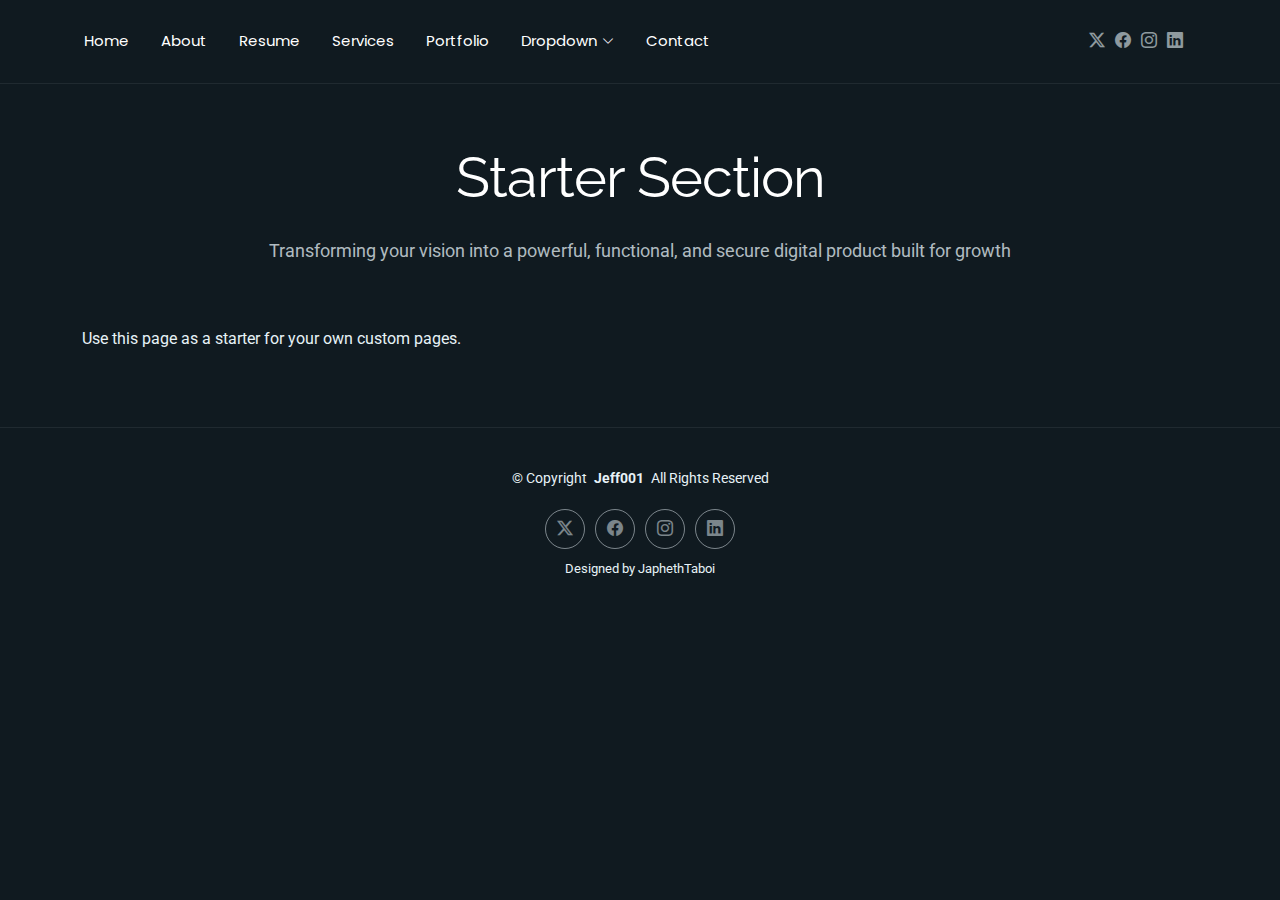
<file: FolioOne/starter-page.html>
<!DOCTYPE html>
<html lang="en">

<head>
  <meta charset="utf-8">
  <meta content="width=device-width, initial-scale=1.0" name="viewport">
  <title>Starter Page </title>
  <meta name="description" content="">
  <meta name="keywords" content="">

  <!-- Favicons -->
  <link href="assets/img/favicon.png" rel="icon">
  <link href="assets/img/apple-touch-icon.png" rel="apple-touch-icon">

  <!-- Fonts -->
  <link href="https://fonts.googleapis.com" rel="preconnect">
  <link href="https://fonts.gstatic.com" rel="preconnect" crossorigin>
  <link href="https://fonts.googleapis.com/css2?family=Roboto:ital,wght@0,100;0,300;0,400;0,500;0,700;0,900;1,100;1,300;1,400;1,500;1,700;1,900&family=Poppins:ital,wght@0,100;0,200;0,300;0,400;0,500;0,600;0,700;0,800;0,900;1,100;1,200;1,300;1,400;1,500;1,600;1,700;1,800;1,900&family=Raleway:ital,wght@0,100;0,200;0,300;0,400;0,500;0,600;0,700;0,800;0,900;1,100;1,200;1,300;1,400;1,500;1,600;1,700;1,800;1,900&display=swap" rel="stylesheet">

  <!-- Vendor CSS Files -->
  <link href="assets/vendor/bootstrap/css/bootstrap.min.css" rel="stylesheet">
  <link href="assets/vendor/bootstrap-icons/bootstrap-icons.css" rel="stylesheet">
  <link href="assets/vendor/aos/aos.css" rel="stylesheet">
  <link href="assets/vendor/swiper/swiper-bundle.min.css" rel="stylesheet">
  <link href="assets/vendor/glightbox/css/glightbox.min.css" rel="stylesheet">

  <!-- Main CSS File -->
  <link href="assets/css/main.css" rel="stylesheet">

  
</head>

<body class="starter-page-page">

  <header id="header" class="header d-flex align-items-center light-background sticky-top">
    <div class="container position-relative d-flex align-items-center justify-content-between">

      <!-- <a href="index.html" class="logo d-flex align-items-center me-auto me-xl-0">
      <img src="assets/img/logo.webp" alt="">
      <h1 class="sitename">FolioOne</h1> 
    </a> -->

      <nav id="navmenu" class="navmenu">
        <ul>
          <li><a href="index.html">Home</a></li>
          <li><a href="about.html">About</a></li>
          <li><a href="resume.html">Resume</a></li>
          <li><a href="services.html">Services</a></li>
          <li><a href="portfolio.html">Portfolio</a></li>
          <li class="dropdown"><a href="#"><span>Dropdown</span> <i class="bi bi-chevron-down toggle-dropdown"></i></a>
            <ul>
              <li><a href="#">Dropdown 1</a></li>
              <li class="dropdown"><a href="#"><span>Deep Dropdown</span> <i class="bi bi-chevron-down toggle-dropdown"></i></a>
                <ul>
                  <li><a href="#">Deep Dropdown 1</a></li>
                  <li><a href="#">Deep Dropdown 2</a></li>
                  <li><a href="#">Deep Dropdown 3</a></li>
                  <li><a href="#">Deep Dropdown 4</a></li>
                  <li><a href="#">Deep Dropdown 5</a></li>
                </ul>
              </li>
              <li><a href="#">Dropdown 2</a></li>
              <li><a href="#">Dropdown 3</a></li>
              <li><a href="#">Dropdown 4</a></li>
            </ul>
          </li>
          <li><a href="contact.html">Contact</a></li>
        </ul>
        <i class="mobile-nav-toggle d-xl-none bi bi-list"></i>
      </nav>

      <div class="header-social-links">
        <a href="#" class="twitter"><i class="bi bi-twitter-x"></i></a>
        <a href="#" class="facebook"><i class="bi bi-facebook"></i></a>
        <a href="#" class="instagram"><i class="bi bi-instagram"></i></a>
        <a href="#" class="linkedin"><i class="bi bi-linkedin"></i></a>
      </div>

    </div>
  </header>

  <main class="main">

    <!-- Starter Section Section -->
    <section id="starter-section" class="starter-section section">

      <!-- Section Title -->
      <div class="container section-title" data-aos="fade-up">
        <h2>Starter Section</h2>
        <p>Transforming your vision into a powerful, functional, and secure digital product built for growth</p>
      </div><!-- End Section Title -->

      <div class="container" data-aos="fade-up">
        <p>Use this page as a starter for your own custom pages.</p>
      </div>

    </section><!-- /Starter Section Section -->

  </main>

  <footer id="footer" class="footer">

    <div class="container">
      <div class="copyright text-center ">
        <p>© <span>Copyright</span> <strong class="px-1 sitename">Jeff001</strong> <span>All Rights Reserved<br></span></p>
      </div>
      <div class="social-links d-flex justify-content-center">
        <a href=""><i class="bi bi-twitter-x"></i></a>
        <a href=""><i class="bi bi-facebook"></i></a>
        <a href=""><i class="bi bi-instagram"></i></a>
        <a href=""><i class="bi bi-linkedin"></i></a>
      </div>
      <div class="credits">
        <!-- All the links in the footer should remain intact. -->
        <!-- You can delete the links only if you've purchased the pro version. -->
        <!-- Licensing information: https://bootstrapmade.com/license/ -->
        <!-- Purchase the pro version with working PHP/AJAX contact form: [buy-url] -->
        Designed by JaphethTaboi
      </div>
    </div>

  </footer>

  <!-- Scroll Top -->
  <a href="#" id="scroll-top" class="scroll-top d-flex align-items-center justify-content-center"><i class="bi bi-arrow-up-short"></i></a>

  <!-- Preloader -->
  <div id="preloader"></div>

  <!-- Vendor JS Files -->
  <script src="assets/vendor/bootstrap/js/bootstrap.bundle.min.js"></script>
  <script src="assets/vendor/php-email-form/validate.js"></script>
  <script src="assets/vendor/aos/aos.js"></script>
  <script src="assets/vendor/typed.js/typed.umd.js"></script>
  <script src="assets/vendor/waypoints/noframework.waypoints.js"></script>
  <script src="assets/vendor/purecounter/purecounter_vanilla.js"></script>
  <script src="assets/vendor/swiper/swiper-bundle.min.js"></script>
  <script src="assets/vendor/imagesloaded/imagesloaded.pkgd.min.js"></script>
  <script src="assets/vendor/isotope-layout/isotope.pkgd.min.js"></script>
  <script src="assets/vendor/glightbox/js/glightbox.min.js"></script>

  <!-- Main JS File -->
  <script src="assets/js/main.js"></script>

</body>

</html>
</file>
<file: FolioOne/assets/css/main.css>
/* Fonts */
:root {
  --default-font: "Roboto",  system-ui, -apple-system, "Segoe UI", Roboto, "Helvetica Neue", Arial, "Noto Sans", "Liberation Sans", sans-serif, "Apple Color Emoji", "Segoe UI Emoji", "Segoe UI Symbol", "Noto Color Emoji";
  --heading-font: "Raleway",  sans-serif;
  --nav-font: "Poppins",  sans-serif;
}

/* Global Colors - The following color variables are used throughout the website. Updating them here will change the color scheme of the entire website */
:root { 
  --background-color: #101a20; /* Background color for the entire website, including individual sections */
  --default-color: #e7f2f7; /* Default color used for the majority of the text content across the entire website */
  --heading-color: #ffffff; /* Color for headings, subheadings and title throughout the website */
  --accent-color: #1387c1; /* Accent color that represents your brand on the website. It's used for buttons, links, and other elements that need to stand out */
  --surface-color: #141f26; /* The surface color is used as a background of boxed elements within sections, such as cards, icon boxes, or other elements that require a visual separation from the global background. */
  --contrast-color: #ffffff; /* Contrast color for text, ensuring readability against backgrounds of accent, heading, or default colors. */
}

/* Nav Menu Colors - The following color variables are used specifically for the navigation menu. They are separate from the global colors to allow for more customization options */
:root {
  --nav-color: #ffffff;  /* The default color of the main navmenu links */
  --nav-hover-color: #1387c1; /* Applied to main navmenu links when they are hovered over or active */
  --nav-mobile-background-color: #213642; /* Used as the background color for mobile navigation menu */
  --nav-dropdown-background-color: #051117; /* Used as the background color for dropdown items that appear when hovering over primary navigation items */
  --nav-dropdown-color: #e7f2f7; /* Used for navigation links of the dropdown items in the navigation menu. */
  --nav-dropdown-hover-color: #1387c1; /* Similar to --nav-hover-color, this color is applied to dropdown navigation links when they are hovered over. */
}

/* Color Presets - These classes override global colors when applied to any section or element, providing reuse of the sam color scheme. */

.light-background {
  --background-color: #142027;
  --surface-color: #325264;
}

.dark-background {
  --background-color: #0b1419;
  --default-color: #ffffff;
  --heading-color: #ffffff;
  --surface-color: #252525;
  --contrast-color: #ffffff;
}

/* Smooth scroll */
:root {
  scroll-behavior: smooth;
}

/*--------------------------------------------------------------
# General Styling & Shared Classes
--------------------------------------------------------------*/
body {
  color: var(--default-color);
  background-color: var(--background-color);
  font-family: var(--default-font);
}

a {
  color: var(--accent-color);
  text-decoration: none;
  transition: 0.3s;
}

a:hover {
  color: color-mix(in srgb, var(--accent-color), transparent 25%);
  text-decoration: none;
}

h1,
h2,
h3,
h4,
h5,
h6 {
  color: var(--heading-color);
  font-family: var(--heading-font);
}

/* PHP Email Form Messages
------------------------------*/
.php-email-form .error-message {
  display: none;
  background: #df1529;
  color: #ffffff;
  text-align: left;
  padding: 15px;
  margin-bottom: 24px;
  font-weight: 600;
}

.php-email-form .sent-message {
  display: none;
  color: #ffffff;
  background: #059652;
  text-align: center;
  padding: 15px;
  margin-bottom: 24px;
  font-weight: 600;
}

.php-email-form .loading {
  display: none;
  background: var(--surface-color);
  text-align: center;
  padding: 15px;
  margin-bottom: 24px;
}

.php-email-form .loading:before {
  content: "";
  display: inline-block;
  border-radius: 50%;
  width: 24px;
  height: 24px;
  margin: 0 10px -6px 0;
  border: 3px solid var(--accent-color);
  border-top-color: var(--surface-color);
  animation: php-email-form-loading 1s linear infinite;
}

@keyframes php-email-form-loading {
  0% {
    transform: rotate(0deg);
  }

  100% {
    transform: rotate(360deg);
  }
}

/*--------------------------------------------------------------
# Global Header
--------------------------------------------------------------*/
.header {
  --background-color: rgba(255, 255, 255, 0);
  color: var(--default-color);
  background-color: var(--background-color);
  padding: 15px 0;
  transition: all 0.5s;
  z-index: 997;
  border-bottom: 1px solid color-mix(in srgb, var(--default-color), transparent 92%);
}

.header .logo {
  line-height: 1;
}

.header .logo img {
  max-height: 36px;
  margin-right: 8px;
}

.header .logo h1 {
  font-size: 32px;
  margin: 0;
  font-weight: 400;
  color: var(--heading-color);
}

.header .header-social-links {
  padding-right: 15px;
}

.header .header-social-links a {
  color: color-mix(in srgb, var(--default-color), transparent 40%);
  padding-left: 6px;
  display: inline-block;
  transition: 0.3s;
  font-size: 16px;
}

.header .header-social-links a:hover {
  color: var(--default-color);
}

.header .header-social-links a i {
  line-height: 0px;
}

@media (max-width: 1200px) {
  .header .logo {
    order: 1;
  }

  .header .header-social-links {
    order: 2;
  }

  .header .navmenu {
    order: 3;
  }
}

/* Global Header on Scroll
------------------------------*/
.scrolled .header {
  --background-color: rgba(16, 26, 32, 0.9);
}

/*--------------------------------------------------------------
# Navigation Menu
--------------------------------------------------------------*/
/* Desktop Navigation */
@media (min-width: 1200px) {
  .navmenu {
    padding: 0;
  }

  .navmenu ul {
    margin: 0;
    padding: 0;
    display: flex;
    list-style: none;
    align-items: center;
  }

  .navmenu li {
    position: relative;
  }

  .navmenu>ul>li {
    white-space: nowrap;
    padding: 15px 28px 15px 0;
  }

  .navmenu>ul>li:last-child {
    padding-right: 0;
  }

  .navmenu a,
  .navmenu a:focus {
    color: var(--nav-color);
    font-size: 15px;
    padding: 0 2px;
    font-family: var(--nav-font);
    font-weight: 400;
    display: flex;
    align-items: center;
    justify-content: space-between;
    white-space: nowrap;
    transition: 0.3s;
    position: relative;
  }

  .navmenu a i,
  .navmenu a:focus i {
    font-size: 12px;
    line-height: 0;
    margin-left: 5px;
    transition: 0.3s;
  }

  .navmenu>ul>li>a:before {
    content: "";
    position: absolute;
    height: 2px;
    bottom: -6px;
    left: 0;
    background-color: var(--nav-hover-color);
    visibility: hidden;
    width: 0px;
    transition: all 0.3s ease-in-out 0s;
  }

  .navmenu a:hover:before,
  .navmenu li:hover>a:before,
  .navmenu .active:before {
    visibility: visible;
    width: 25px;
  }

  .navmenu li:hover>a,
  .navmenu .active,
  .navmenu .active:focus {
    color: var(--nav-hover-color);
  }

  .navmenu .dropdown ul {
    margin: 0;
    padding: 10px 0;
    background: var(--nav-dropdown-background-color);
    display: block;
    position: absolute;
    visibility: hidden;
    left: -5px;
    top: 130%;
    opacity: 0;
    transition: 0.3s;
    border-radius: 4px;
    z-index: 99;
    box-shadow: 0px 0px 30px rgba(0, 0, 0, 0.1);
  }

  .navmenu .dropdown ul li {
    min-width: 200px;
  }

  .navmenu .dropdown ul a {
    padding: 10px 20px;
    font-size: 15px;
    text-transform: none;
    color: var(--nav-dropdown-color);
  }

  .navmenu .dropdown ul a i {
    font-size: 12px;
  }

  .navmenu .dropdown ul a:hover,
  .navmenu .dropdown ul .active:hover,
  .navmenu .dropdown ul li:hover>a {
    color: var(--nav-dropdown-hover-color);
  }

  .navmenu .dropdown:hover>ul {
    opacity: 1;
    top: 100%;
    visibility: visible;
  }

  .navmenu .dropdown .dropdown ul {
    top: 0;
    left: -90%;
    visibility: hidden;
  }

  .navmenu .dropdown .dropdown:hover>ul {
    opacity: 1;
    top: 0;
    left: -100%;
    visibility: visible;
  }
}

/* Mobile Navigation */
@media (max-width: 1199px) {
  .mobile-nav-toggle {
    color: var(--nav-color);
    font-size: 28px;
    line-height: 0;
    margin-right: 10px;
    cursor: pointer;
    transition: color 0.3s;
  }

  .navmenu {
    padding: 0;
    z-index: 9997;
  }

  .navmenu ul {
    display: none;
    list-style: none;
    position: absolute;
    inset: 60px 20px 20px 20px;
    padding: 10px 0;
    margin: 0;
    border-radius: 6px;
    background-color: var(--nav-mobile-background-color);
    border: 1px solid color-mix(in srgb, var(--default-color), transparent 90%);
    box-shadow: none;
    overflow-y: auto;
    transition: 0.3s;
    z-index: 9998;
  }

  .navmenu a,
  .navmenu a:focus {
    color: var(--nav-dropdown-color);
    padding: 10px 20px;
    font-family: var(--nav-font);
    font-size: 17px;
    font-weight: 500;
    display: flex;
    align-items: center;
    justify-content: space-between;
    white-space: nowrap;
    transition: 0.3s;
  }

  .navmenu a i,
  .navmenu a:focus i {
    font-size: 12px;
    line-height: 0;
    margin-left: 5px;
    width: 30px;
    height: 30px;
    display: flex;
    align-items: center;
    justify-content: center;
    border-radius: 50%;
    transition: 0.3s;
    background-color: color-mix(in srgb, var(--accent-color), transparent 90%);
  }

  .navmenu a i:hover,
  .navmenu a:focus i:hover {
    background-color: var(--accent-color);
    color: var(--contrast-color);
  }

  .navmenu a:hover,
  .navmenu .active,
  .navmenu .active:focus {
    color: var(--nav-dropdown-hover-color);
  }

  .navmenu .active i,
  .navmenu .active:focus i {
    background-color: var(--accent-color);
    color: var(--contrast-color);
    transform: rotate(180deg);
  }

  .navmenu .dropdown ul {
    position: static;
    display: none;
    z-index: 99;
    padding: 10px 0;
    margin: 10px 20px;
    background-color: var(--nav-dropdown-background-color);
    transition: all 0.5s ease-in-out;
  }

  .navmenu .dropdown ul ul {
    background-color: rgba(33, 37, 41, 0.1);
  }

  .navmenu .dropdown>.dropdown-active {
    display: block;
    background-color: rgba(33, 37, 41, 0.03);
  }

  .mobile-nav-active {
    overflow: hidden;
  }

  .mobile-nav-active .mobile-nav-toggle {
    color: #fff;
    position: absolute;
    font-size: 32px;
    top: 15px;
    right: 15px;
    margin-right: 0;
    z-index: 9999;
  }

  .mobile-nav-active .navmenu {
    position: fixed;
    overflow: hidden;
    inset: 0;
    background: rgba(33, 37, 41, 0.8);
    transition: 0.3s;
  }

  .mobile-nav-active .navmenu>ul {
    display: block;
  }
}

/*--------------------------------------------------------------
# Global Footer
--------------------------------------------------------------*/
.footer {
  color: var(--default-color);
  background-color: var(--background-color);
  font-size: 14px;
  padding: 40px 0;
  position: relative;
  border-top: 1px solid color-mix(in srgb, var(--default-color), transparent 92%);
}

.footer .copyright p {
  margin-bottom: 0;
}

.footer .social-links {
  margin-top: 20px;
}

.footer .social-links a {
  display: flex;
  align-items: center;
  justify-content: center;
  width: 40px;
  height: 40px;
  border-radius: 50%;
  border: 1px solid color-mix(in srgb, var(--default-color), transparent 50%);
  font-size: 16px;
  color: color-mix(in srgb, var(--default-color), transparent 50%);
  margin: 0 5px;
  transition: 0.3s;
}

.footer .social-links a:hover {
  color: var(--accent-color);
  border-color: var(--accent-color);
}

.footer .credits {
  margin-top: 10px;
  font-size: 13px;
  text-align: center;
}

/*--------------------------------------------------------------
# Preloader
--------------------------------------------------------------*/
#preloader {
  position: fixed;
  inset: 0;
  z-index: 9999;
  overflow: hidden;
  background-color: var(--background-color);
  transition: all 0.6s ease-out;
  width: 100%;
  height: 100vh;
}

#preloader:before,
#preloader:after {
  content: "";
  position: absolute;
  border: 4px solid var(--accent-color);
  border-radius: 50%;
  animation: animate-preloader 2s cubic-bezier(0, 0.2, 0.8, 1) infinite;
}

#preloader:after {
  animation-delay: -0.5s;
}

@keyframes animate-preloader {
  0% {
    width: 10px;
    height: 10px;
    top: calc(50% - 5px);
    left: calc(50% - 5px);
    opacity: 1;
  }

  100% {
    width: 72px;
    height: 72px;
    top: calc(50% - 36px);
    left: calc(50% - 36px);
    opacity: 0;
  }
}

/*--------------------------------------------------------------
# Scroll Top Button
--------------------------------------------------------------*/
.scroll-top {
  position: fixed;
  visibility: hidden;
  opacity: 0;
  right: 15px;
  bottom: -15px;
  z-index: 99999;
  background-color: var(--accent-color);
  width: 44px;
  height: 44px;
  border-radius: 50px;
  transition: all 0.4s;
}

.scroll-top i {
  font-size: 24px;
  color: var(--contrast-color);
  line-height: 0;
}

.scroll-top:hover {
  background-color: color-mix(in srgb, var(--accent-color), transparent 20%);
  color: var(--contrast-color);
}

.scroll-top.active {
  visibility: visible;
  opacity: 1;
  bottom: 15px;
}

/*--------------------------------------------------------------
# Disable aos animation delay on mobile devices
--------------------------------------------------------------*/
@media screen and (max-width: 768px) {
  [data-aos-delay] {
    transition-delay: 0 !important;
  }
}

/*--------------------------------------------------------------
# Global Page Titles & Breadcrumbs
--------------------------------------------------------------*/
.page-title {
  color: var(--default-color);
  background-color: var(--background-color);
  position: relative;
}

.page-title .heading {
  padding: 80px 0;
  border-top: 1px solid color-mix(in srgb, var(--default-color), transparent 90%);
}

.page-title .heading h1 {
  font-size: 38px;
  font-weight: 700;
}

.page-title nav {
  background-color: color-mix(in srgb, var(--default-color), transparent 96%);
  padding: 20px 0;
}

.page-title nav ol {
  display: flex;
  flex-wrap: wrap;
  list-style: none;
  padding: 0;
  margin: 0;
  font-size: 16px;
  font-weight: 400;
}

.page-title nav ol li+li {
  padding-left: 10px;
}

.page-title nav ol li+li::before {
  content: "/";
  display: inline-block;
  padding-right: 10px;
  color: color-mix(in srgb, var(--default-color), transparent 70%);
}

/*--------------------------------------------------------------
# Global Sections
--------------------------------------------------------------*/
section,
.section {
  color: var(--default-color);
  background-color: var(--background-color);
  padding: 60px 0;
  scroll-margin-top: 100px;
  overflow: clip;
}

@media (max-width: 1199px) {

  section,
  .section {
    scroll-margin-top: 66px;
  }
}

/*--------------------------------------------------------------
# Global Section Titles
--------------------------------------------------------------*/
.section-title {
  text-align: center;
  padding-bottom: 60px;
  position: relative;
}

.section-title h2 {
  font-size: 3.5rem;
  font-weight: 400;
  line-height: 1.2;
  color: var(--heading-color);
  margin-bottom: 1.5rem;
  letter-spacing: -1px;
}

@media (max-width: 768px) {
  .section-title h2 {
    font-size: 2.5rem;
  }
}

.section-title p {
  font-size: 1.125rem;
  line-height: 1.8;
  color: color-mix(in srgb, var(--default-color), transparent 25%);
  max-width: 900px;
  margin: 0 auto;
  text-wrap: balance;
}

/*--------------------------------------------------------------
# Hero Section
--------------------------------------------------------------*/
.hero {
  padding: 80px 0;
  min-height: 100vh;
  display: flex;
  align-items: center;
}

.hero .hero-content h1 {
  font-size: 3.5rem;
  font-weight: 700;
  margin-bottom: 1rem;
  line-height: 1.2;
}

.hero .hero-content h1 .highlight {
  color: var(--accent-color);
  position: relative;
}

.hero .hero-content h1 .highlight::after {
  content: "";
  position: absolute;
  bottom: 0;
  left: 0;
  width: 100%;
  height: 3px;
  background: linear-gradient(90deg, var(--accent-color), color-mix(in srgb, var(--accent-color), transparent 50%));
  border-radius: 2px;
}

@media (max-width: 768px) {
  .hero .hero-content h1 {
    font-size: 2.5rem;
  }
}

.hero .hero-content h2 {
  font-size: 1.5rem;
  font-weight: 400;
  margin-bottom: 2rem;
  color: color-mix(in srgb, var(--default-color), transparent 20%);
}

.hero .hero-content h2 .typed {
  color: var(--accent-color);
  font-weight: 600;
}

@media (max-width: 768px) {
  .hero .hero-content h2 {
    font-size: 1.25rem;
  }
}

.hero .hero-content p {
  font-size: 1.1rem;
  line-height: 1.6;
  margin-bottom: 2.5rem;
  color: color-mix(in srgb, var(--default-color), transparent 30%);
}

.hero .hero-actions {
  display: flex;
  gap: 1rem;
  margin-bottom: 3rem;
}

.hero .hero-actions .btn {
  padding: 12px 30px;
  border-radius: 50px;
  font-weight: 600;
  text-decoration: none;
  transition: all 0.3s ease;
  border: 2px solid;
}

.hero .hero-actions .btn.btn-primary {
  background: var(--accent-color);
  color: var(--contrast-color);
  border-color: var(--accent-color);
}

.hero .hero-actions .btn.btn-primary:hover {
  background: color-mix(in srgb, var(--accent-color), black 15%);
  border-color: color-mix(in srgb, var(--accent-color), black 15%);
  transform: translateY(-2px);
}

.hero .hero-actions .btn.btn-outline {
  background: transparent;
  color: var(--accent-color);
  border-color: var(--accent-color);
}

.hero .hero-actions .btn.btn-outline:hover {
  transform: translateY(-2px);
}

@media (max-width: 576px) {
  .hero .hero-actions {
    flex-direction: column;
  }

  .hero .hero-actions .btn {
    text-align: center;
  }
}

.hero .social-links {
  display: flex;
  gap: 1rem;
}

.hero .social-links a {
  width: 45px;
  height: 45px;
  background: var(--surface-color);
  border-radius: 50%;
  display: flex;
  align-items: center;
  justify-content: center;
  color: var(--default-color);
  font-size: 1.2rem;
  transition: all 0.3s ease;
}

.hero .social-links a:hover {
  background: var(--accent-color);
  color: var(--contrast-color);
  transform: translateY(-3px);
  box-shadow: 0 8px 25px color-mix(in srgb, var(--accent-color), transparent 70%);
}

.hero .hero-image {
  position: relative;
}

.hero .hero-image .image-wrapper {
  position: relative;
  max-width: 450px;
  margin: 0 auto;
}

.hero .hero-image .image-wrapper img {
  border-radius: 20px;
  box-shadow: 0 5px 15px color-mix(in srgb, var(--default-color), transparent 95%);
  transition: transform 0.3s ease;
}

.hero .hero-image .image-wrapper img:hover {
  transform: scale(1.02);
}

.hero .hero-image .floating-elements {
  position: absolute;
  top: 0;
  left: 0;
  right: 0;
  bottom: 0;
  pointer-events: none;
}

.hero .hero-image .floating-elements .floating-card {
  position: absolute;
  background: var(--surface-color);
  padding: 15px 20px;
  border-radius: 15px;
  box-shadow: 0 10px 30px color-mix(in srgb, var(--default-color), transparent 90%);
  display: flex;
  align-items: center;
  gap: 10px;
  font-weight: 600;
  animation: float 3s ease-in-out infinite;
}

.hero .hero-image .floating-elements .floating-card i {
  font-size: 1.5rem;
  color: var(--accent-color);
}

.hero .hero-image .floating-elements .floating-card.design {
  top: 10%;
  right: -10%;
  animation-delay: 0s;
}

.hero .hero-image .floating-elements .floating-card.code {
  bottom: 30%;
  left: -15%;
  animation-delay: 1s;
}

.hero .hero-image .floating-elements .floating-card.creativity {
  top: 60%;
  right: -5%;
  animation-delay: 2s;
}

@media (max-width: 992px) {
  .hero .hero-image .floating-elements .floating-card {
    display: none;
  }
}

@keyframes float {

  0%,
  100% {
    transform: translateY(0px);
  }

  50% {
    transform: translateY(-10px);
  }
}

@media (max-width: 992px) {
  .hero .hero-content {
    text-align: center;
    margin-bottom: 3rem;
  }
}

/*--------------------------------------------------------------
# About Section
--------------------------------------------------------------*/
.about .intro-content .eyebrow {
  display: inline-block;
  letter-spacing: 0.12em;
  text-transform: uppercase;
  font-size: 12px;
  color: color-mix(in srgb, var(--default-color), transparent 40%);
  margin-bottom: 16px;
}

.about .intro-content .headline {
  font-family: var(--heading-font);
  font-weight: 300;
  line-height: 1.2;
  font-size: clamp(28px, 4vw, 44px);
  margin: 0 0 24px 0;
}

.about .intro-content .lead {
  font-size: 18px;
  line-height: 1.8;
  color: color-mix(in srgb, var(--default-color), transparent 10%);
  margin-bottom: 24px;
}

.about .intro-content p {
  line-height: 1.8;
  margin-bottom: 24px;
  color: color-mix(in srgb, var(--default-color), transparent 5%);
}

.about .intro-content .cta-group {
  display: flex;
  gap: 24px;
  align-items: center;
  margin-top: 24px;
}

.about .intro-content .cta-group .btn-ghost {
  display: inline-flex;
  align-items: center;
  gap: 8px;
  padding: 12px 18px;
  border-radius: 6px;
  color: var(--accent-color);
  background: color-mix(in srgb, var(--accent-color), transparent 92%);
  border: 1px solid color-mix(in srgb, var(--accent-color), transparent 70%);
  transition: 0.3s ease-in-out;
}

.about .intro-content .cta-group .btn-ghost:hover,
.about .intro-content .cta-group .btn-ghost:focus {
  color: var(--contrast-color);
  background: var(--accent-color);
  border-color: var(--accent-color);
  outline: none;
  box-shadow: 0 0 0 3px color-mix(in srgb, var(--accent-color), transparent 70%);
}

.about .intro-content .cta-group .link-underline {
  display: inline-flex;
  align-items: center;
  gap: 8px;
  position: relative;
  color: var(--accent-color);
  padding-bottom: 4px;
  transition: 0.3s ease-in-out;
}

.about .intro-content .cta-group .link-underline::after {
  content: "";
  position: absolute;
  left: 0;
  right: 0;
  bottom: 0;
  height: 1px;
  background: color-mix(in srgb, var(--accent-color), transparent 40%);
  transform: scaleX(0.4);
  transform-origin: left;
  transition: 0.3s ease-in-out;
}

.about .intro-content .cta-group .link-underline:hover,
.about .intro-content .cta-group .link-underline:focus {
  color: color-mix(in srgb, var(--accent-color), transparent 10%);
  outline: none;
}

.about .intro-content .cta-group .link-underline:hover::after,
.about .intro-content .cta-group .link-underline:focus::after {
  transform: scaleX(1);
}

.about .profile-figure {
  margin: 0;
}

.about .profile-figure .profile-photo {
  width: 88%;
  max-width: 440px;
  border-radius: 18px;
  box-shadow: 0 10px 30px color-mix(in srgb, var(--default-color), transparent 92%);
  transform: translateY(0);
  transition: transform 0.3s ease-in-out;
}

.about .profile-figure .profile-caption {
  margin-top: 24px;
  display: flex;
  align-items: center;
  justify-content: center;
}

.about .profile-figure .profile-caption .meta {
  font-size: 14px;
  color: color-mix(in srgb, var(--default-color), transparent 20%);
}

.about .profile-figure .profile-caption .meta .funfact {
  font-size: 13px;
  margin-top: 4px;
  color: color-mix(in srgb, var(--default-color), transparent 35%);
}

.about .profile-figure:hover .profile-photo {
  transform: translateY(-4px);
}

.about .skill-item {
  padding: 24px;
  border-radius: 6px;
  transition: 0.3s ease-in-out;
  background: color-mix(in srgb, var(--surface-color), var(--accent-color) 2%);
  border: 1px solid color-mix(in srgb, var(--default-color), transparent 88%);
  height: 100%;
}

.about .skill-item i {
  font-size: 24px;
  color: var(--accent-color);
  margin-bottom: 16px;
  display: inline-block;
}

.about .skill-item h3 {
  font-size: 16px;
  margin-bottom: 6px;
  font-weight: 500;
}

.about .skill-item p {
  margin: 0;
  font-size: 14px;
  color: color-mix(in srgb, var(--default-color), transparent 25%);
}

.about .skill-item:hover {
  transform: translateY(-3px);
  border-color: color-mix(in srgb, var(--accent-color), transparent 60%);
  box-shadow: 0 10px 30px color-mix(in srgb, var(--default-color), transparent 92%);
}

.about .timeline-item {
  position: relative;
  padding-left: 26px;
}

.about .timeline-item time {
  display: inline-block;
  font-size: 12px;
  letter-spacing: 0.08em;
  text-transform: uppercase;
  color: color-mix(in srgb, var(--default-color), transparent 45%);
  margin-bottom: 6px;
}

.about .timeline-item h4 {
  font-size: 18px;
  font-weight: 400;
  margin: 0 0 6px;
}

.about .timeline-item p {
  font-size: 14px;
  color: color-mix(in srgb, var(--default-color), transparent 25%);
  margin: 0;
}

.about .timeline-item .dot {
  position: absolute;
  left: 0;
  top: 4px;
  width: 10px;
  height: 10px;
  border-radius: 50%;
  background: var(--accent-color);
  box-shadow: 0 0 0 6px color-mix(in srgb, var(--accent-color), transparent 80%);
}

.about .personal-quote {
  padding: 24px 0;
}

.about .personal-quote p {
  font-family: var(--heading-font);
  font-weight: 300;
  font-size: clamp(20px, 3vw, 28px);
  line-height: 1.5;
  color: color-mix(in srgb, var(--default-color), transparent 5%);
  margin: 0 auto;
  max-width: 800px;
}

.about .fact-pill {
  display: flex;
  align-items: center;
  justify-content: center;
  gap: 10px;
  padding: 10px 14px;
  border-radius: 999px;
  border: 1px solid color-mix(in srgb, var(--default-color), transparent 85%);
  background: var(--surface-color);
  color: color-mix(in srgb, var(--default-color), transparent 10%);
  transition: 0.3s ease-in-out;
}

.about .fact-pill i {
  color: var(--accent-color);
}

.about .fact-pill span {
  font-size: 14px;
}

.about .fact-pill:hover {
  transform: translateY(-2px);
  border-color: color-mix(in srgb, var(--accent-color), transparent 60%);
  box-shadow: 0 10px 30px color-mix(in srgb, var(--default-color), transparent 92%);
}

.about .fact-pill:focus-within {
  box-shadow: 0 0 0 3px color-mix(in srgb, var(--accent-color), transparent 70%);
}

@media (max-width: 992px) {
  .about .profile-figure {
    text-align: center !important;
  }

  .about .profile-figure .profile-photo {
    width: 72%;
  }

  .about .intro-content .cta-group {
    flex-wrap: wrap;
  }
}

@media (max-width: 576px) {
  .about .profile-figure .profile-photo {
    width: 100%;
  }
}

/*--------------------------------------------------------------
# Skills Section
--------------------------------------------------------------*/
.skills .skill-box {
  background-color: var(--surface-color);
  padding: 2rem;
  border-radius: 8px;
  box-shadow: 0 0 20px rgba(0, 0, 0, 0.05);
}

.skills .skill-box h3 {
  font-size: 1.2rem;
  margin-bottom: 1rem;
  font-weight: 600;
}

.skills .skill-box p {
  font-size: 0.9rem;
  margin-bottom: 0.8rem;
  opacity: 0.6;
}

.skills .skill-box .progress {
  background-color: color-mix(in srgb, var(--accent-color), transparent 85%);
  border-radius: 50px;
  height: 8px;
  margin-top: 5px;
  overflow: hidden;
}

.skills .skill-box .progress .progress-bar {
  background-color: var(--accent-color);
  height: 100%;
  position: relative;
  border-radius: 50px;
  transition: 0.9s;
  width: 1px;
}

/*--------------------------------------------------------------
# Stats Section
--------------------------------------------------------------*/
.stats .avatars {
  position: relative;
}

.stats .avatars img {
  width: 60px;
  height: 60px;
  border: 3px solid var(--accent-color);
  margin-right: -15px;
  transition: transform 0.3s ease;
}

.stats .avatars img:hover {
  transform: translateY(-5px);
  z-index: 2;
}

.stats .counters h2 {
  color: var(--heading-color);
  font-size: 48px;
  font-weight: 700;
  margin-bottom: 10px;
}

.stats .counters h2 span {
  display: inline-block;
}

.stats .counters p {
  color: var(--default-color);
  font-size: 18px;
  margin: 0;
  opacity: 0.9;
}

@media (max-width: 991px) {
  .stats .row {
    text-align: center;
  }

  .stats .avatars {
    justify-content: center;
    margin-bottom: 40px;
  }

  .stats .counters h2 {
    font-size: 36px;
  }

  .stats .counters p {
    font-size: 16px;
  }

  .stats .counters .col-md-4 {
    margin-bottom: 30px;
  }

  .stats .counters .col-md-4:last-child {
    margin-bottom: 0;
  }
}

@media (max-width: 576px) {
  .stats {
    padding: 60px 0;
  }

  .stats .avatars {
    flex-wrap: wrap;
    justify-content: center;
  }

  .stats .avatars img {
    margin: 0 -8px;
  }
}

/*--------------------------------------------------------------
# Testimonials Section
--------------------------------------------------------------*/
.testimonials .testimonials-carousel,
.testimonials .testimonials-slider {
  overflow: hidden;
}

.testimonials .testimonial-item .testimonial-content {
  border-left: 3px solid var(--accent-color);
  padding-left: 30px;
}

.testimonials .testimonial-item .testimonial-img {
  border-radius: 50%;
  border: 4px solid var(--background-color);
  margin: 0 auto;
}

.testimonials .testimonial-item h3 {
  font-size: 20px;
  font-weight: bold;
  margin: 10px 0 5px 0;
}

.testimonials .testimonial-item h4 {
  font-size: 14px;
  color: color-mix(in srgb, var(--default-color), transparent 40%);
  margin: 0 0 10px 0;
}

.testimonials .testimonial-item .stars i {
  color: #ffc107;
  margin: 0 1px;
}

.testimonials .testimonial-item .quote-icon-left,
.testimonials .testimonial-item .quote-icon-right {
  color: color-mix(in srgb, var(--accent-color), transparent 50%);
  font-size: 26px;
  line-height: 0;
}

.testimonials .testimonial-item .quote-icon-left {
  display: inline-block;
  left: -5px;
  position: relative;
}

.testimonials .testimonial-item .quote-icon-right {
  display: inline-block;
  right: -5px;
  position: relative;
  top: 10px;
  transform: scale(-1, -1);
}

.testimonials .testimonial-item p {
  font-style: italic;
}

.testimonials .swiper-wrapper {
  height: auto;
}

.testimonials .swiper-pagination {
  margin-top: 30px;
  position: relative;
}

.testimonials .swiper-pagination .swiper-pagination-bullet {
  width: 12px;
  height: 12px;
  background-color: color-mix(in srgb, var(--default-color), transparent 85%);
  opacity: 1;
}

.testimonials .swiper-pagination .swiper-pagination-bullet-active {
  background-color: var(--accent-color);
}

/*--------------------------------------------------------------
# Resume Section
--------------------------------------------------------------*/
.resume .resume-item {
  margin-bottom: 3rem;
}

.resume .resume-item .resume-title {
  font-size: 1.75rem;
  font-weight: 700;
  margin-bottom: 1.5rem;
  padding-bottom: 1.5rem;
  position: relative;
  color: var(--heading-color);
}

.resume .resume-item .resume-title::after {
  content: "";
  position: absolute;
  display: block;
  width: 50px;
  height: 3px;
  background: var(--accent-color);
  bottom: 0;
  left: 0;
}

.resume .resume-item .resume-content {
  padding-left: 1.25rem;
  border-left: 2px solid color-mix(in srgb, var(--accent-color), transparent 85%);
}

.resume .resume-item article {
  position: relative;
  margin-bottom: 2.5rem;
}

.resume .resume-item article::before {
  content: "";
  position: absolute;
  width: 16px;
  height: 16px;
  border-radius: 50%;
  left: -1.8rem;
  top: 0.25rem;
  background: var(--background-color);
  border: 2px solid var(--accent-color);
}

.resume .resume-item article h4 {
  font-size: 1.25rem;
  font-weight: 600;
  margin-bottom: 0.5rem;
  color: var(--heading-color);
}

.resume .resume-item article h5 {
  font-size: 1rem;
  background: color-mix(in srgb, var(--accent-color), transparent 92%);
  padding: 0.375rem 0.75rem;
  display: inline-block;
  font-weight: 600;
  margin: 0.5rem 0;
  color: var(--accent-color);
  border-radius: 4px;
}

.resume .resume-item article .institution,
.resume .resume-item article .company {
  font-size: 1rem;
  margin-bottom: 1rem;
  color: color-mix(in srgb, var(--default-color), transparent 25%);
}

.resume .resume-item article p {
  margin-bottom: 1rem;
}

.resume .resume-item article ul {
  padding-left: 1.25rem;
  margin-bottom: 0;
}

.resume .resume-item article ul li {
  padding-bottom: 0.75rem;
  position: relative;
}

.resume .resume-item article ul li:last-child {
  padding-bottom: 0;
}

.resume .skill-item {
  margin-bottom: 2rem;
}

.resume .skill-item h4 {
  font-size: 1rem;
  font-weight: 600;
  margin-bottom: 0.75rem;
  color: var(--heading-color);
}

.resume .skill-item .progress {
  height: 0.75rem;
  background-color: color-mix(in srgb, var(--accent-color), transparent 92%);
  border-radius: 1rem;
  overflow: visible;
}

.resume .skill-item .progress .progress-bar {
  background-color: var(--accent-color);
  position: relative;
  border-radius: 1rem;
  width: 0;
  transition: width 1s ease;
}

.resume .skill-item .progress .progress-bar::after {
  content: attr(aria-valuenow) "%";
  position: absolute;
  right: 0;
  top: -1.75rem;
  font-size: 0.875rem;
  font-weight: 600;
  color: var(--accent-color);
}

@media (max-width: 991.98px) {
  .resume .resume-item {
    margin-bottom: 2rem;
  }
}

@media (max-width: 767.98px) {
  .resume .resume-content {
    padding-left: 1rem !important;
  }

  .resume article::before {
    left: -2rem !important;
  }
}

/*--------------------------------------------------------------
# Services Section
--------------------------------------------------------------*/
.services .service-item {
  display: flex;
  background-color: var(--surface-color);
  border-radius: 12px;
  padding: 2rem;
  height: 100%;
  position: relative;
  overflow: hidden;
  box-shadow: 0 5px 20px rgba(0, 0, 0, 0.03);
  transition: all 0.4s ease;
}

.services .service-item::before {
  content: "";
  position: absolute;
  left: 0;
  top: 0;
  height: 100%;
  width: 4px;
  background-color: var(--accent-color);
  transform: scaleY(0);
  transform-origin: bottom;
  transition: transform 0.4s cubic-bezier(0.65, 0, 0.35, 1);
}

.services .service-item:hover {
  box-shadow: 0 10px 30px rgba(0, 0, 0, 0.08);
  transform: translateY(-5px);
}

.services .service-item:hover::before {
  transform: scaleY(1);
}

.services .service-item:hover .service-icon {
  background-color: var(--accent-color);
  color: var(--contrast-color);
  transform: rotateY(180deg);
}

.services .service-item:hover .service-icon i {
  transform: rotateY(180deg);
}

.services .service-item:hover .service-link i {
  transform: translateX(5px);
}

.services .service-icon {
  flex-shrink: 0;
  width: 70px;
  height: 70px;
  border-radius: 12px;
  background-color: color-mix(in srgb, var(--accent-color), transparent 90%);
  color: var(--accent-color);
  display: flex;
  align-items: center;
  justify-content: center;
  margin-right: 1.5rem;
  transition: all 0.5s ease;
}

.services .service-icon i {
  font-size: 2rem;
  transition: transform 0.5s ease;
}

.services .service-content {
  flex-grow: 1;
}

.services .service-content h3 {
  font-size: 1.4rem;
  margin-bottom: 1rem;
  font-weight: 700;
  color: var(--heading-color);
}

.services .service-content p {
  margin-bottom: 1.25rem;
  color: color-mix(in srgb, var(--default-color), transparent 20%);
}

.services .service-link {
  display: inline-flex;
  align-items: center;
  color: var(--accent-color);
  font-weight: 600;
  text-decoration: none;
  transition: color 0.3s ease;
}

.services .service-link span {
  margin-right: 0.5rem;
}

.services .service-link i {
  transition: transform 0.3s ease;
}

.services .service-link:hover {
  color: color-mix(in srgb, var(--accent-color), transparent 25%);
}

@media (max-width: 767.98px) {
  .services .service-item {
    padding: 1.5rem;
    margin-bottom: 1rem;
  }

  .services .service-icon {
    width: 60px;
    height: 60px;
    margin-right: 1rem;
  }

  .services .service-icon i {
    font-size: 1.5rem;
  }

  .services .service-content h3 {
    font-size: 1.2rem;
    margin-bottom: 0.75rem;
  }

  .services .service-content p {
    margin-bottom: 1rem;
    font-size: 0.95rem;
  }
}

@media (max-width: 575.98px) {
  .services .service-item {
    flex-direction: column;
    text-align: center;
  }

  .services .service-item::before {
    width: 100%;
    height: 4px;
    transform: scaleX(0);
    transform-origin: left;
  }

  .services .service-item:hover::before {
    transform: scaleX(1);
  }

  .services .service-icon {
    margin-right: 0;
    margin-bottom: 1.25rem;
  }

  .services .service-link {
    justify-content: center;
  }
}

/*--------------------------------------------------------------
# Service Details Section
--------------------------------------------------------------*/
.service-details .service-hero {
  margin-bottom: 4rem;
}

.service-details .service-hero .service-meta {
  display: flex;
  align-items: center;
  gap: 1rem;
  margin-bottom: 1.5rem;
}

.service-details .service-hero .service-meta .service-category {
  background: color-mix(in srgb, var(--accent-color), transparent 85%);
  color: var(--accent-color);
  padding: 0.5rem 1rem;
  border-radius: 20px;
  font-size: 0.85rem;
  font-weight: 500;
  letter-spacing: 0.5px;
}

.service-details .service-hero .service-meta .reading-time {
  color: color-mix(in srgb, var(--default-color), transparent 50%);
  font-size: 0.9rem;
  font-weight: 300;
}

.service-details .service-hero h1 {
  font-size: 3.5rem;
  font-weight: 300;
  line-height: 1.2;
  margin-bottom: 1.5rem;
  color: var(--heading-color);
  letter-spacing: -0.02em;
}

.service-details .service-hero .service-description {
  font-size: 1.25rem;
  line-height: 1.7;
  color: color-mix(in srgb, var(--default-color), transparent 25%);
  font-weight: 300;
  margin: 0;
}

.service-details .service-visual {
  margin-bottom: 4rem;
  overflow: hidden;
  border-radius: 4px;
}

.service-details .service-visual img {
  width: 100%;
  height: 400px;
  object-fit: cover;
  transition: transform 0.5s ease;
}

.service-details .service-visual img:hover {
  transform: scale(1.02);
}

.service-details .service-narrative {
  margin-bottom: 5rem;
}

.service-details .service-narrative h3 {
  font-size: 2rem;
  font-weight: 300;
  margin-bottom: 2rem;
  color: var(--heading-color);
  letter-spacing: -0.01em;
}

.service-details .service-narrative p {
  font-size: 1.1rem;
  line-height: 1.8;
  margin-bottom: 2rem;
  color: var(--default-color);
  font-weight: 300;
}

.service-details .benefits-grid {
  display: grid;
  grid-template-columns: repeat(auto-fit, minmax(280px, 1fr));
  gap: 2.5rem;
  margin-top: 3rem;
}

.service-details .benefits-grid .benefit-card {
  text-align: center;
  padding: 0;
}

.service-details .benefits-grid .benefit-card .benefit-icon {
  width: 60px;
  height: 60px;
  background: color-mix(in srgb, var(--accent-color), transparent 90%);
  border-radius: 50%;
  display: flex;
  align-items: center;
  justify-content: center;
  margin: 0 auto 1.5rem;
  transition: all 0.3s ease;
}

.service-details .benefits-grid .benefit-card .benefit-icon i {
  font-size: 1.5rem;
  color: var(--accent-color);
}

.service-details .benefits-grid .benefit-card:hover .benefit-icon {
  background: var(--accent-color);
  transform: translateY(-2px);
}

.service-details .benefits-grid .benefit-card:hover .benefit-icon i {
  color: var(--contrast-color);
}

.service-details .benefits-grid .benefit-card h4 {
  font-size: 1.2rem;
  font-weight: 400;
  margin-bottom: 1rem;
  color: var(--heading-color);
}

.service-details .benefits-grid .benefit-card p {
  font-size: 1rem;
  line-height: 1.6;
  color: color-mix(in srgb, var(--default-color), transparent 30%);
  margin: 0;
}

.service-details .timeline-section {
  margin-bottom: 4rem;
}

.service-details .timeline-section h3 {
  font-size: 2rem;
  font-weight: 300;
  margin-bottom: 3rem;
  color: var(--heading-color);
  letter-spacing: -0.01em;
}

.service-details .timeline-section .timeline {
  position: relative;
}

.service-details .timeline-section .timeline::before {
  content: "";
  position: absolute;
  left: 30px;
  top: 0;
  bottom: 0;
  width: 1px;
  background: color-mix(in srgb, var(--default-color), transparent 85%);
}

.service-details .timeline-section .timeline .timeline-item {
  position: relative;
  padding-left: 80px;
  margin-bottom: 3rem;
}

.service-details .timeline-section .timeline .timeline-item:last-child {
  margin-bottom: 0;
}

.service-details .timeline-section .timeline .timeline-item .timeline-marker {
  position: absolute;
  left: 0;
  top: 0;
  width: 60px;
  height: 60px;
  background: var(--surface-color);
  border: 2px solid color-mix(in srgb, var(--accent-color), transparent 70%);
  border-radius: 50%;
  display: flex;
  align-items: center;
  justify-content: center;
  z-index: 1;
}

.service-details .timeline-section .timeline .timeline-item .timeline-marker span {
  font-size: 1.2rem;
  font-weight: 500;
  color: var(--accent-color);
}

.service-details .timeline-section .timeline .timeline-item .timeline-content h4 {
  font-size: 1.3rem;
  font-weight: 400;
  margin-bottom: 0.75rem;
  color: var(--heading-color);
}

.service-details .timeline-section .timeline .timeline-item .timeline-content p {
  font-size: 1rem;
  line-height: 1.6;
  margin-bottom: 0.5rem;
  color: var(--default-color);
}

.service-details .timeline-section .timeline .timeline-item .timeline-content small {
  color: color-mix(in srgb, var(--default-color), transparent 40%);
  font-size: 0.9rem;
  font-weight: 500;
}

.service-details .service-sidebar {
  padding-left: 2rem;
}

@media (max-width: 992px) {
  .service-details .service-sidebar {
    padding-left: 0;
    margin-top: 4rem;
  }
}

.service-details .overview-card,
.service-details .success-story,
.service-details .consultation-form {
  background: var(--surface-color);
  border-radius: 8px;
  padding: 2.5rem;
  margin-bottom: 2.5rem;
  border: 1px solid color-mix(in srgb, var(--default-color), transparent 93%);
  transition: all 0.3s ease;
}

.service-details .overview-card:hover,
.service-details .success-story:hover,
.service-details .consultation-form:hover {
  border-color: color-mix(in srgb, var(--accent-color), transparent 80%);
}

.service-details .overview-card .overview-header h4 {
  font-size: 1.4rem;
  font-weight: 400;
  margin-bottom: 2rem;
  color: var(--heading-color);
}

.service-details .overview-card .overview-stats {
  display: grid;
  grid-template-columns: repeat(3, 1fr);
  gap: 1.5rem;
  margin-bottom: 2rem;
}

.service-details .overview-card .overview-stats .stat-item {
  text-align: center;
}

.service-details .overview-card .overview-stats .stat-item .stat-number {
  font-size: 2rem;
  font-weight: 300;
  color: var(--accent-color);
  line-height: 1;
  margin-bottom: 0.5rem;
}

.service-details .overview-card .overview-stats .stat-item .stat-label {
  font-size: 0.85rem;
  color: color-mix(in srgb, var(--default-color), transparent 40%);
  font-weight: 500;
  text-transform: uppercase;
  letter-spacing: 0.5px;
}

.service-details .overview-card .overview-details {
  border-top: 1px solid color-mix(in srgb, var(--default-color), transparent 90%);
  padding-top: 1.5rem;
}

.service-details .overview-card .overview-details .detail-row {
  display: flex;
  justify-content: space-between;
  align-items: center;
  margin-bottom: 1rem;
}

.service-details .overview-card .overview-details .detail-row:last-child {
  margin-bottom: 0;
}

.service-details .overview-card .overview-details .detail-row .detail-label {
  font-size: 0.95rem;
  color: color-mix(in srgb, var(--default-color), transparent 30%);
  font-weight: 400;
}

.service-details .overview-card .overview-details .detail-row .detail-value {
  font-size: 0.95rem;
  color: var(--heading-color);
  font-weight: 500;
}

.service-details .success-story .story-quote p {
  font-size: 1.1rem;
  line-height: 1.7;
  color: color-mix(in srgb, var(--default-color), transparent 20%);
  font-style: italic;
  margin-bottom: 2rem;
}

.service-details .success-story .story-author {
  display: flex;
  align-items: center;
  gap: 1rem;
  margin-bottom: 1.5rem;
}

.service-details .success-story .story-author .author-avatar {
  width: 50px;
  height: 50px;
  border-radius: 50%;
  object-fit: cover;
}

.service-details .success-story .story-author .author-details h5 {
  font-size: 1rem;
  font-weight: 500;
  margin-bottom: 0.25rem;
  color: var(--heading-color);
}

.service-details .success-story .story-author .author-details span {
  display: block;
  font-size: 0.9rem;
  color: color-mix(in srgb, var(--default-color), transparent 40%);
  margin-bottom: 0.25rem;
}

.service-details .success-story .story-author .author-details small {
  font-size: 0.8rem;
  color: color-mix(in srgb, var(--default-color), transparent 50%);
}

.service-details .success-story .story-metrics {
  display: grid;
  grid-template-columns: repeat(2, 1fr);
  gap: 1rem;
  padding-top: 1.5rem;
  border-top: 1px solid color-mix(in srgb, var(--default-color), transparent 90%);
}

.service-details .success-story .story-metrics .metric {
  text-align: center;
}

.service-details .success-story .story-metrics .metric .metric-value {
  font-size: 1.5rem;
  font-weight: 500;
  color: var(--accent-color);
  display: block;
  margin-bottom: 0.25rem;
}

.service-details .success-story .story-metrics .metric .metric-label {
  font-size: 0.8rem;
  color: color-mix(in srgb, var(--default-color), transparent 40%);
  text-transform: uppercase;
  letter-spacing: 0.5px;
}

.service-details .consultation-form .form-header {
  margin-bottom: 2rem;
}

.service-details .consultation-form .form-header h4 {
  font-size: 1.4rem;
  font-weight: 400;
  margin-bottom: 0.75rem;
  color: var(--heading-color);
}

.service-details .consultation-form .form-header p {
  font-size: 0.95rem;
  line-height: 1.6;
  color: color-mix(in srgb, var(--default-color), transparent 30%);
  margin: 0;
}

.service-details .consultation-form .form-group {
  margin-bottom: 1.5rem;
}

.service-details .consultation-form .form-input {
  width: 100%;
  padding: 1rem;
  border: 1px solid color-mix(in srgb, var(--default-color), transparent 85%);
  border-radius: 4px;
  font-size: 0.95rem;
  transition: all 0.3s ease;
  background: transparent;
}

.service-details .consultation-form .form-input:focus {
  outline: none;
  border-color: var(--accent-color);
  box-shadow: 0 0 0 3px color-mix(in srgb, var(--accent-color), transparent 90%);
}

.service-details .consultation-form input[type=text],
.service-details .consultation-form input[type=email],
.service-details .consultation-form input[type=tel],
.service-details .consultation-form select,
.service-details .consultation-form textarea {
  color: var(--default-color);
  background-color: var(--surface-color);
  font-size: 14px;
  border-color: color-mix(in srgb, var(--default-color), transparent 80%);
}

.service-details .consultation-form input[type=text]:focus,
.service-details .consultation-form input[type=email]:focus,
.service-details .consultation-form input[type=tel]:focus,
.service-details .consultation-form select:focus,
.service-details .consultation-form textarea:focus {
  border-color: var(--accent-color);
}

.service-details .consultation-form input[type=text]::placeholder,
.service-details .consultation-form input[type=email]::placeholder,
.service-details .consultation-form input[type=tel]::placeholder,
.service-details .consultation-form select::placeholder,
.service-details .consultation-form textarea::placeholder {
  color: color-mix(in srgb, var(--default-color), transparent 70%);
}

.service-details .consultation-form .btn-consultation {
  background: var(--accent-color);
  color: var(--contrast-color);
  border: none;
  padding: 1rem 2rem;
  border-radius: 4px;
  font-size: 0.95rem;
  font-weight: 500;
  width: 100%;
  display: flex;
  align-items: center;
  justify-content: center;
  gap: 0.5rem;
  transition: all 0.3s ease;
  text-transform: none;
}

.service-details .consultation-form .btn-consultation:hover {
  background: color-mix(in srgb, var(--accent-color), transparent 10%);
  transform: translateY(-1px);
}

.service-details .consultation-form .btn-consultation i {
  font-size: 0.9rem;
}

@media (max-width: 768px) {
  .service-details .service-hero h1 {
    font-size: 2.5rem;
  }

  .service-details .service-hero .service-description {
    font-size: 1.1rem;
  }

  .service-details .service-visual img {
    height: 250px;
  }

  .service-details .benefits-grid {
    grid-template-columns: 1fr;
    gap: 2rem;
  }

  .service-details .timeline-section .timeline::before {
    left: 20px;
  }

  .service-details .timeline-section .timeline .timeline-item {
    padding-left: 60px;
  }

  .service-details .timeline-section .timeline .timeline-item .timeline-marker {
    width: 40px;
    height: 40px;
  }

  .service-details .timeline-section .timeline .timeline-item .timeline-marker span {
    font-size: 1rem;
  }

  .service-details .overview-card .overview-stats {
    grid-template-columns: 1fr;
    gap: 1rem;
  }
}

/*--------------------------------------------------------------
# Portfolio Section
--------------------------------------------------------------*/
.portfolio .portfolio-filters {
  display: flex;
  justify-content: center;
  flex-wrap: wrap;
  gap: 10px;
  margin-bottom: 30px;
  padding: 0;
  list-style: none;
}

.portfolio .portfolio-filters li {
  padding: 8px 20px;
  font-size: 0.95rem;
  font-weight: 500;
  border-radius: 30px;
  cursor: pointer;
  transition: all 0.3s ease;
  background-color: color-mix(in srgb, var(--accent-color), transparent 90%);
  color: var(--accent-color);
}

.portfolio .portfolio-filters li:hover {
  background-color: color-mix(in srgb, var(--accent-color), transparent 80%);
}

.portfolio .portfolio-filters li.filter-active {
  background-color: var(--accent-color);
  color: var(--contrast-color);
}

.portfolio .portfolio-card {
  background-color: var(--surface-color);
  border-radius: 10px;
  overflow: hidden;
  box-shadow: 0 5px 15px rgba(0, 0, 0, 0.05);
  margin-bottom: 30px;
  transition: all 0.3s ease;
}

.portfolio .portfolio-card:hover {
  transform: translateY(-10px);
  box-shadow: 0 10px 30px rgba(0, 0, 0, 0.1);
}

.portfolio .portfolio-card:hover .portfolio-img .portfolio-overlay {
  opacity: 1;
}

.portfolio .portfolio-card:hover .portfolio-img img {
  transform: scale(1.1);
}

.portfolio .portfolio-card .portfolio-img {
  position: relative;
  overflow: hidden;
}

.portfolio .portfolio-card .portfolio-img img {
  width: 100%;
  height: auto;
  transition: transform 0.5s ease;
}

.portfolio .portfolio-card .portfolio-img .portfolio-overlay {
  position: absolute;
  top: 0;
  left: 0;
  width: 100%;
  height: 100%;
  background: rgba(0, 0, 0, 0.6);
  display: flex;
  align-items: center;
  justify-content: center;
  gap: 15px;
  opacity: 0;
  transition: all 0.3s ease;
}

.portfolio .portfolio-card .portfolio-img .portfolio-overlay a {
  width: 45px;
  height: 45px;
  background-color: var(--accent-color);
  color: var(--contrast-color);
  border-radius: 50%;
  display: flex;
  align-items: center;
  justify-content: center;
  font-size: 1.2rem;
  transition: all 0.3s ease;
}

.portfolio .portfolio-card .portfolio-img .portfolio-overlay a:hover {
  background-color: color-mix(in srgb, var(--accent-color), #fff 20%);
  transform: translateY(-5px);
}

.portfolio .portfolio-card .portfolio-info {
  padding: 20px;
}

.portfolio .portfolio-card .portfolio-info h4 {
  font-size: 1.2rem;
  font-weight: 700;
  margin-bottom: 5px;
  color: var(--heading-color);
}

.portfolio .portfolio-card .portfolio-info p {
  font-size: 0.9rem;
  color: var(--default-color);
  margin-bottom: 10px;
}

.portfolio .portfolio-card .portfolio-info .portfolio-tags {
  display: flex;
  flex-wrap: wrap;
  gap: 8px;
}

.portfolio .portfolio-card .portfolio-info .portfolio-tags span {
  font-size: 0.8rem;
  padding: 4px 12px;
  border-radius: 20px;
  background-color: color-mix(in srgb, var(--accent-color), transparent 90%);
  color: var(--accent-color);
}

.portfolio .btn-primary {
  background-color: var(--accent-color);
  border-color: var(--accent-color);
  color: var(--contrast-color);
  padding: 12px 30px;
  font-weight: 600;
  border-radius: 5px;
  transition: all 0.3s ease;
}

.portfolio .btn-primary:hover {
  background-color: color-mix(in srgb, var(--accent-color), #000 10%);
  border-color: color-mix(in srgb, var(--accent-color), #000 10%);
  transform: translateY(-3px);
  box-shadow: 0 5px 15px rgba(0, 0, 0, 0.1);
}

/*--------------------------------------------------------------
# Portfolio Details Section
--------------------------------------------------------------*/
.portfolio-details {
  --section-spacing: 2.5rem;
}

.portfolio-details .portfolio-details-media {
  position: relative;
}

.portfolio-details .portfolio-details-media .main-image {
  margin-bottom: 1rem;
  border-radius: 20px;
  overflow: hidden;
  box-shadow: 0 10px 30px rgba(0, 0, 0, 0.08);
}

.portfolio-details .portfolio-details-media .main-image .portfolio-details-slider {
  position: relative;
}

.portfolio-details .portfolio-details-media .main-image .portfolio-details-slider .swiper-wrapper {
  height: auto !important;
}

.portfolio-details .portfolio-details-media .main-image .portfolio-details-slider .swiper-slide img {
  aspect-ratio: 3/2;
  object-fit: cover;
  width: 100%;
}

.portfolio-details .portfolio-details-media .main-image .portfolio-details-slider .swiper-button-next,
.portfolio-details .portfolio-details-media .main-image .portfolio-details-slider .swiper-button-prev {
  background-color: var(--contrast-color);
  width: 40px;
  height: 40px;
  border-radius: 50%;
  transition: all 0.3s ease;
}

.portfolio-details .portfolio-details-media .main-image .portfolio-details-slider .swiper-button-next:after,
.portfolio-details .portfolio-details-media .main-image .portfolio-details-slider .swiper-button-prev:after {
  font-size: 16px;
  color: var(--accent-color);
  font-weight: bold;
}

.portfolio-details .portfolio-details-media .main-image .portfolio-details-slider .swiper-button-next:hover,
.portfolio-details .portfolio-details-media .main-image .portfolio-details-slider .swiper-button-prev:hover {
  background-color: var(--accent-color);
}

.portfolio-details .portfolio-details-media .main-image .portfolio-details-slider .swiper-button-next:hover:after,
.portfolio-details .portfolio-details-media .main-image .portfolio-details-slider .swiper-button-prev:hover:after {
  color: var(--contrast-color);
}

.portfolio-details .portfolio-details-media .thumbnail-grid img {
  height: 80px;
  object-fit: cover;
  border-radius: 8px;
  cursor: pointer;
  transition: all 0.3s ease;
  box-shadow: 0 4px 10px rgba(0, 0, 0, 0.05);
}

.portfolio-details .portfolio-details-media .thumbnail-grid img:hover {
  transform: translateY(-5px);
  box-shadow: 0 8px 15px rgba(0, 0, 0, 0.1);
}

.portfolio-details .portfolio-details-media .tech-stack-badges {
  display: flex;
  flex-wrap: wrap;
  gap: 10px;
  margin-top: 1.5rem;
}

.portfolio-details .portfolio-details-media .tech-stack-badges span {
  display: inline-block;
  padding: 6px 12px;
  font-size: 13px;
  font-weight: 500;
  border-radius: 20px;
  background-color: color-mix(in srgb, var(--heading-color), transparent 85%);
  color: var(--heading-color);
  transition: all 0.3s ease;
}

.portfolio-details .portfolio-details-media .tech-stack-badges span:hover {
  background-color: color-mix(in srgb, var(--heading-color), transparent 70%);
  transform: translateY(-2px);
}

.portfolio-details .portfolio-details-content {
  padding: 0 0 0 2rem;
  height: 100%;
  display: flex;
  flex-direction: column;
}

.portfolio-details .portfolio-details-content .project-meta {
  display: flex;
  flex-wrap: wrap;
  justify-content: space-between;
  margin-bottom: 1.5rem;
}

.portfolio-details .portfolio-details-content .project-meta .badge-wrapper .project-badge {
  display: inline-block;
  padding: 8px 16px;
  background-color: color-mix(in srgb, var(--accent-color), transparent 90%);
  color: var(--accent-color);
  border-radius: 30px;
  font-weight: 600;
  font-size: 14px;
}

.portfolio-details .portfolio-details-content .project-meta .date-client {
  display: flex;
  gap: 1.5rem;
}

.portfolio-details .portfolio-details-content .project-meta .date-client .meta-item {
  display: flex;
  align-items: center;
  font-size: 14px;
  color: color-mix(in srgb, var(--default-color), transparent 30%);
}

.portfolio-details .portfolio-details-content .project-meta .date-client .meta-item i {
  margin-right: 6px;
  color: var(--accent-color);
}

.portfolio-details .portfolio-details-content .project-title {
  font-size: 2.2rem;
  margin-bottom: 1rem;
  font-weight: 700;
  line-height: 1.2;
  color: var(--heading-color);
}

.portfolio-details .portfolio-details-content .project-website {
  display: flex;
  align-items: center;
  margin-bottom: 1.5rem;
}

.portfolio-details .portfolio-details-content .project-website i {
  font-size: 22px;
  color: var(--accent-color);
  margin-right: 8px;
}

.portfolio-details .portfolio-details-content .project-website a {
  font-weight: 500;
  transition: all 0.3s;
}

.portfolio-details .portfolio-details-content .project-website a:hover {
  letter-spacing: 0.5px;
}

.portfolio-details .portfolio-details-content .project-overview {
  margin-bottom: var(--section-spacing);
}

.portfolio-details .portfolio-details-content .project-overview .lead {
  font-size: 1.1rem;
  line-height: 1.7;
  color: color-mix(in srgb, var(--default-color), transparent 15%);
  margin-bottom: 1.5rem;
}

.portfolio-details .portfolio-details-content .project-overview .project-accordion .accordion-item {
  border: none;
  background: none;
  margin-bottom: 10px;
}

.portfolio-details .portfolio-details-content .project-overview .project-accordion .accordion-item .accordion-header .accordion-button {
  padding: 1rem;
  font-weight: 600;
  font-size: 1rem;
  color: var(--heading-color);
  background-color: color-mix(in srgb, var(--surface-color), transparent 70%);
  border-radius: 8px !important;
  box-shadow: none;
}

.portfolio-details .portfolio-details-content .project-overview .project-accordion .accordion-item .accordion-header .accordion-button:not(.collapsed) {
  background-color: var(--surface-color);
  color: var(--accent-color);
  border-bottom-left-radius: 0 !important;
  border-bottom-right-radius: 0 !important;
  box-shadow: 0 4px 10px rgba(0, 0, 0, 0.03);
}

.portfolio-details .portfolio-details-content .project-overview .project-accordion .accordion-item .accordion-header .accordion-button:not(.collapsed) i {
  color: var(--accent-color);
}

.portfolio-details .portfolio-details-content .project-overview .project-accordion .accordion-item .accordion-header .accordion-button::after {
  background-size: 14px;
  width: 14px;
  height: 14px;
}

.portfolio-details .portfolio-details-content .project-overview .project-accordion .accordion-item .accordion-header .accordion-button i {
  font-size: 1.1rem;
}

.portfolio-details .portfolio-details-content .project-overview .project-accordion .accordion-item .accordion-body {
  padding: 1rem;
  background-color: var(--surface-color);
  border-bottom-left-radius: 8px;
  border-bottom-right-radius: 8px;
}

.portfolio-details .portfolio-details-content .project-overview .project-accordion .accordion-item .accordion-body p {
  margin-bottom: 0;
  color: color-mix(in srgb, var(--default-color), transparent 25%);
  line-height: 1.6;
}

.portfolio-details .portfolio-details-content .project-features {
  margin-bottom: var(--section-spacing);
}

.portfolio-details .portfolio-details-content .project-features h3 {
  display: flex;
  align-items: center;
  font-size: 1.25rem;
  margin-bottom: 1.2rem;
}

.portfolio-details .portfolio-details-content .project-features h3 i {
  margin-right: 10px;
  color: var(--accent-color);
  font-size: 1.1em;
}

.portfolio-details .portfolio-details-content .project-features .feature-list {
  list-style: none;
  padding-left: 0;
}

.portfolio-details .portfolio-details-content .project-features .feature-list li {
  display: flex;
  align-items: center;
  padding: 8px 0;
  font-size: 15px;
  color: color-mix(in srgb, var(--default-color), transparent 15%);
}

.portfolio-details .portfolio-details-content .project-features .feature-list li i {
  color: var(--accent-color);
  margin-right: 10px;
  font-size: 1.1em;
}

.portfolio-details .portfolio-details-content .cta-buttons {
  display: flex;
  flex-wrap: wrap;
  gap: 1rem;
  margin-top: auto;
}

.portfolio-details .portfolio-details-content .cta-buttons .btn-view-project {
  padding: 12px 28px;
  background-color: var(--accent-color);
  color: var(--contrast-color);
  border-radius: 30px;
  font-weight: 500;
  transition: all 0.3s ease;
}

.portfolio-details .portfolio-details-content .cta-buttons .btn-view-project:hover {
  background-color: color-mix(in srgb, var(--accent-color), black 15%);
  transform: translateY(-3px);
  box-shadow: 0 8px 15px rgba(0, 0, 0, 0.1);
}

.portfolio-details .portfolio-details-content .cta-buttons .btn-next-project {
  padding: 12px 28px;
  background-color: color-mix(in srgb, var(--heading-color), transparent 90%);
  color: var(--heading-color);
  border-radius: 30px;
  font-weight: 500;
  transition: all 0.3s ease;
  display: flex;
  align-items: center;
  gap: 8px;
}

.portfolio-details .portfolio-details-content .cta-buttons .btn-next-project i {
  transition: transform 0.3s ease;
}

.portfolio-details .portfolio-details-content .cta-buttons .btn-next-project:hover {
  background-color: color-mix(in srgb, var(--heading-color), transparent 80%);
}

.portfolio-details .portfolio-details-content .cta-buttons .btn-next-project:hover i {
  transform: translateX(3px);
}

@media (max-width: 1199.98px) {
  .portfolio-details .portfolio-details-content {
    padding-left: 1rem;
  }
}

@media (max-width: 991.98px) {
  .portfolio-details .portfolio-details-content {
    padding: 2rem 0 0 0;
  }

  .portfolio-details .portfolio-details-content .cta-buttons {
    margin-top: 2rem;
  }
}

@media (max-width: 767.98px) {
  .portfolio-details .project-meta {
    flex-direction: column;
    gap: 1rem;
  }

  .portfolio-details .project-meta .date-client {
    flex-direction: column;
    gap: 0.5rem;
  }

  .portfolio-details .cta-buttons {
    flex-direction: column;
    width: 100%;
  }

  .portfolio-details .cta-buttons a {
    width: 100%;
    text-align: center;
  }
}

/*--------------------------------------------------------------
# Contact Section
--------------------------------------------------------------*/
.contact .info-box {
  background-color: var(--surface-color);
  padding: 3rem;
  border-radius: 1rem;
  height: 100%;
}

.contact .info-box h3 {
  color: var(--contrast-color);
  font-size: 2rem;
  margin-bottom: 1rem;
}

@media (max-width: 767.98px) {
  .contact .info-box h3 {
    font-size: 1.75rem;
  }
}

.contact .info-box p {
  opacity: 0.8;
  margin-bottom: 2rem;
}

.contact .info-box a {
  color: var(--contrast-color);
}

@media (max-width: 992px) {
  .contact .info-box {
    padding: 1.5rem;
  }
}

.contact .info-item {
  display: flex;
  gap: 1.5rem;
  margin-bottom: 2rem;
}

.contact .info-item:last-child {
  margin-bottom: 0;
}

.contact .info-item .icon-box {
  width: 3.5rem;
  height: 3.5rem;
  background-color: var(--surface-color);
  border-radius: 50%;
  display: flex;
  align-items: center;
  justify-content: center;
  flex-shrink: 0;
  transition: 0.3s;
}

.contact .info-item .icon-box i {
  font-size: 1.5rem;
  color: var(--contrast-color);
}

.contact .info-item:hover .icon-box {
  background-color: var(--accent-color);
}

.contact .info-item .content h4 {
  color: var(--contrast-color);
  font-size: 1.25rem;
  margin-bottom: 0.5rem;
  font-weight: 700;
}

.contact .info-item .content p {
  margin-bottom: 0.25rem;
  font-size: 0.95rem;
}

.contact .info-item .content p:last-child {
  margin-bottom: 0;
}

.contact .contact-form {
  background-color: var(--surface-color);
  padding: 3rem;
  border-radius: 1rem;
  height: 100%;
  box-shadow: 0 0 25px rgba(0, 0, 0, 0.05);
}

@media (max-width: 992px) {
  .contact .contact-form {
    padding: 1.5rem;
  }
}

.contact .contact-form h3 {
  font-size: 2rem;
  margin-bottom: 1rem;
}

@media (max-width: 768px) {
  .contact .contact-form h3 {
    font-size: 1.75rem;
  }
}

.contact .contact-form p {
  color: color-mix(in srgb, var(--default-color), transparent 25%);
  margin-bottom: 2rem;
}

.contact .contact-form .form-control,
.contact .contact-form .form-select {
  padding: 0.875rem 1.25rem;
  border-color: color-mix(in srgb, var(--default-color), transparent 90%);
  border-radius: 0.5rem;
  background-color: transparent;
  color: var(--default-color);
}

.contact .contact-form .form-control:focus,
.contact .contact-form .form-select:focus {
  box-shadow: none;
  border-color: var(--accent-color);
}

.contact .contact-form .form-control::placeholder,
.contact .contact-form .form-select::placeholder {
  color: color-mix(in srgb, var(--default-color), transparent 50%);
}

.contact .contact-form .btn {
  background-color: color-mix(in srgb, var(--surface-color), transparent 80%);
  color: var(--contrast-color);
  padding: 1rem 2rem;
  border-radius: 2rem;
  display: inline-flex;
  align-items: center;
  gap: 0.5rem;
  transition: 0.3s;
}

.contact .contact-form .btn i {
  font-size: 1.25rem;
}

.contact .contact-form .btn:hover {
  background-color: color-mix(in srgb, var(--surface-color), transparent 70%);
}

/*--------------------------------------------------------------
# Starter Section Section
--------------------------------------------------------------*/
.starter-section {
  /* Add your styles here */
}
</file>
